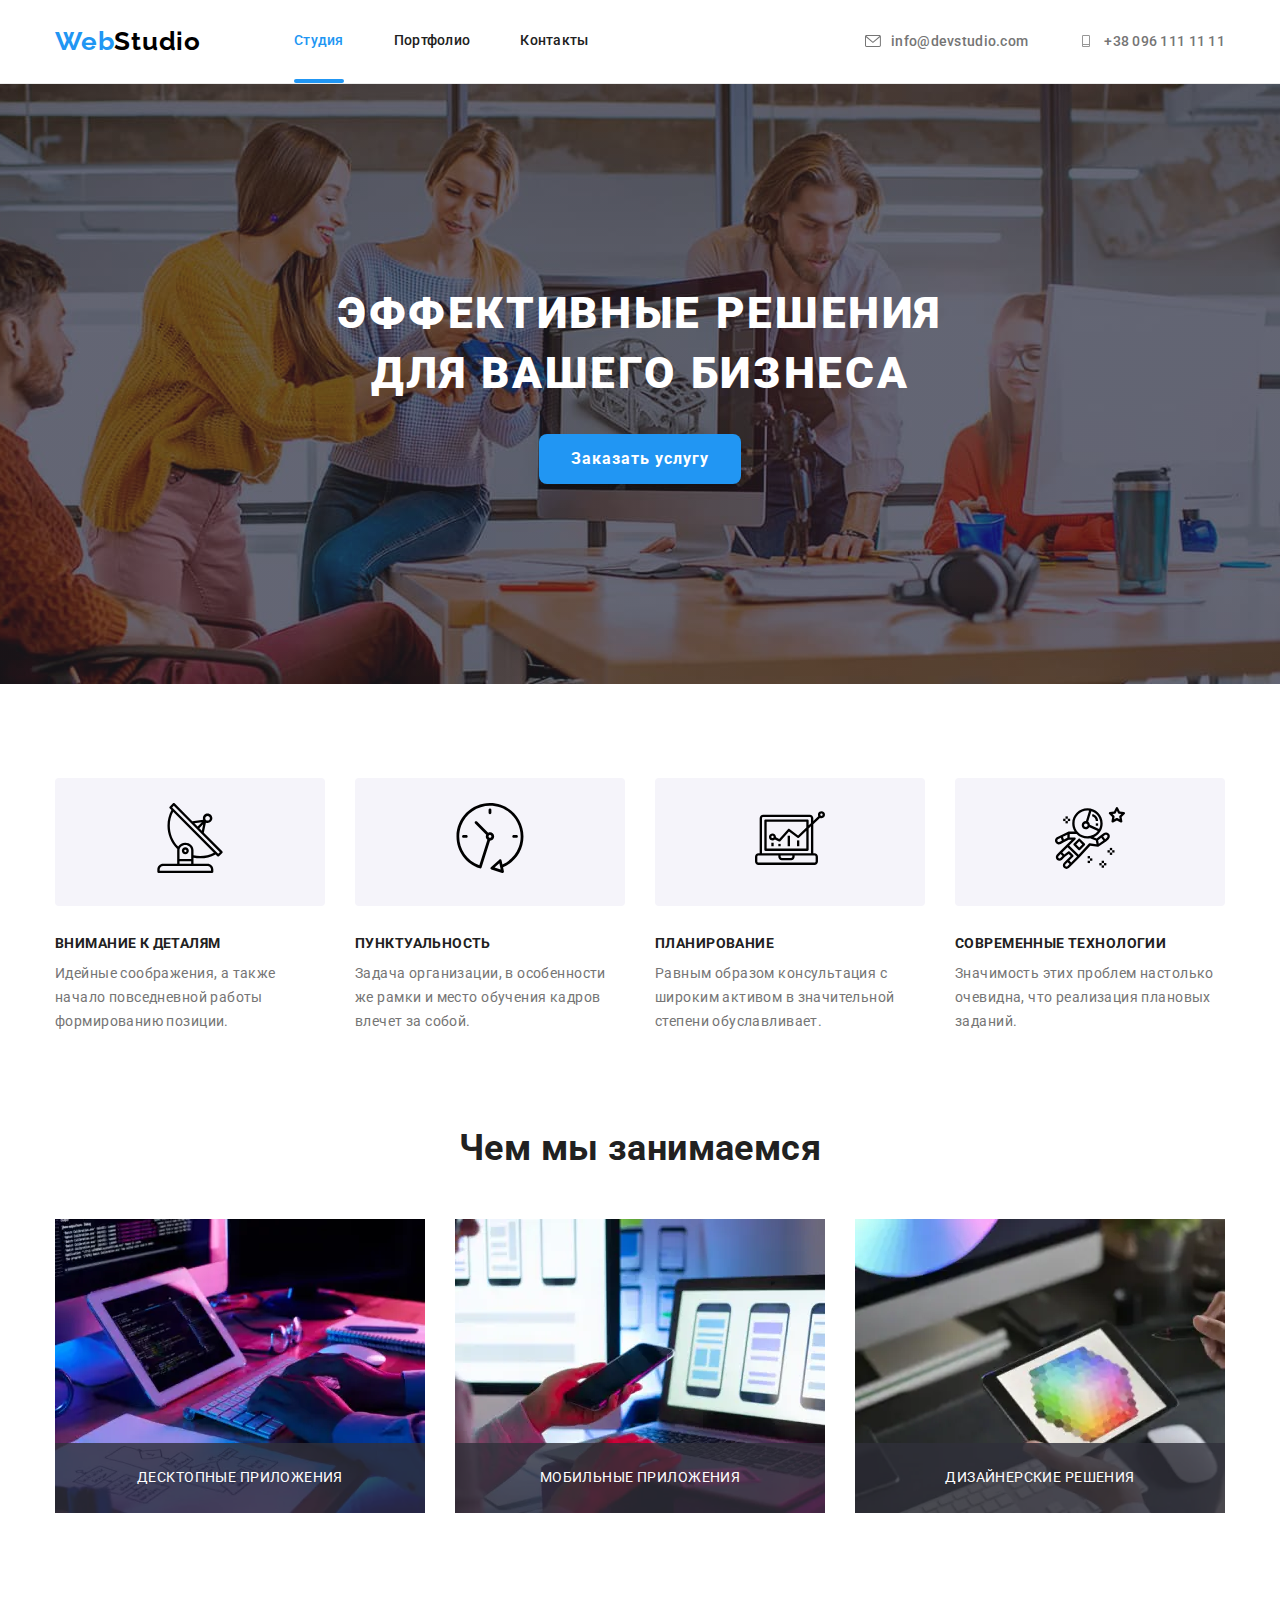
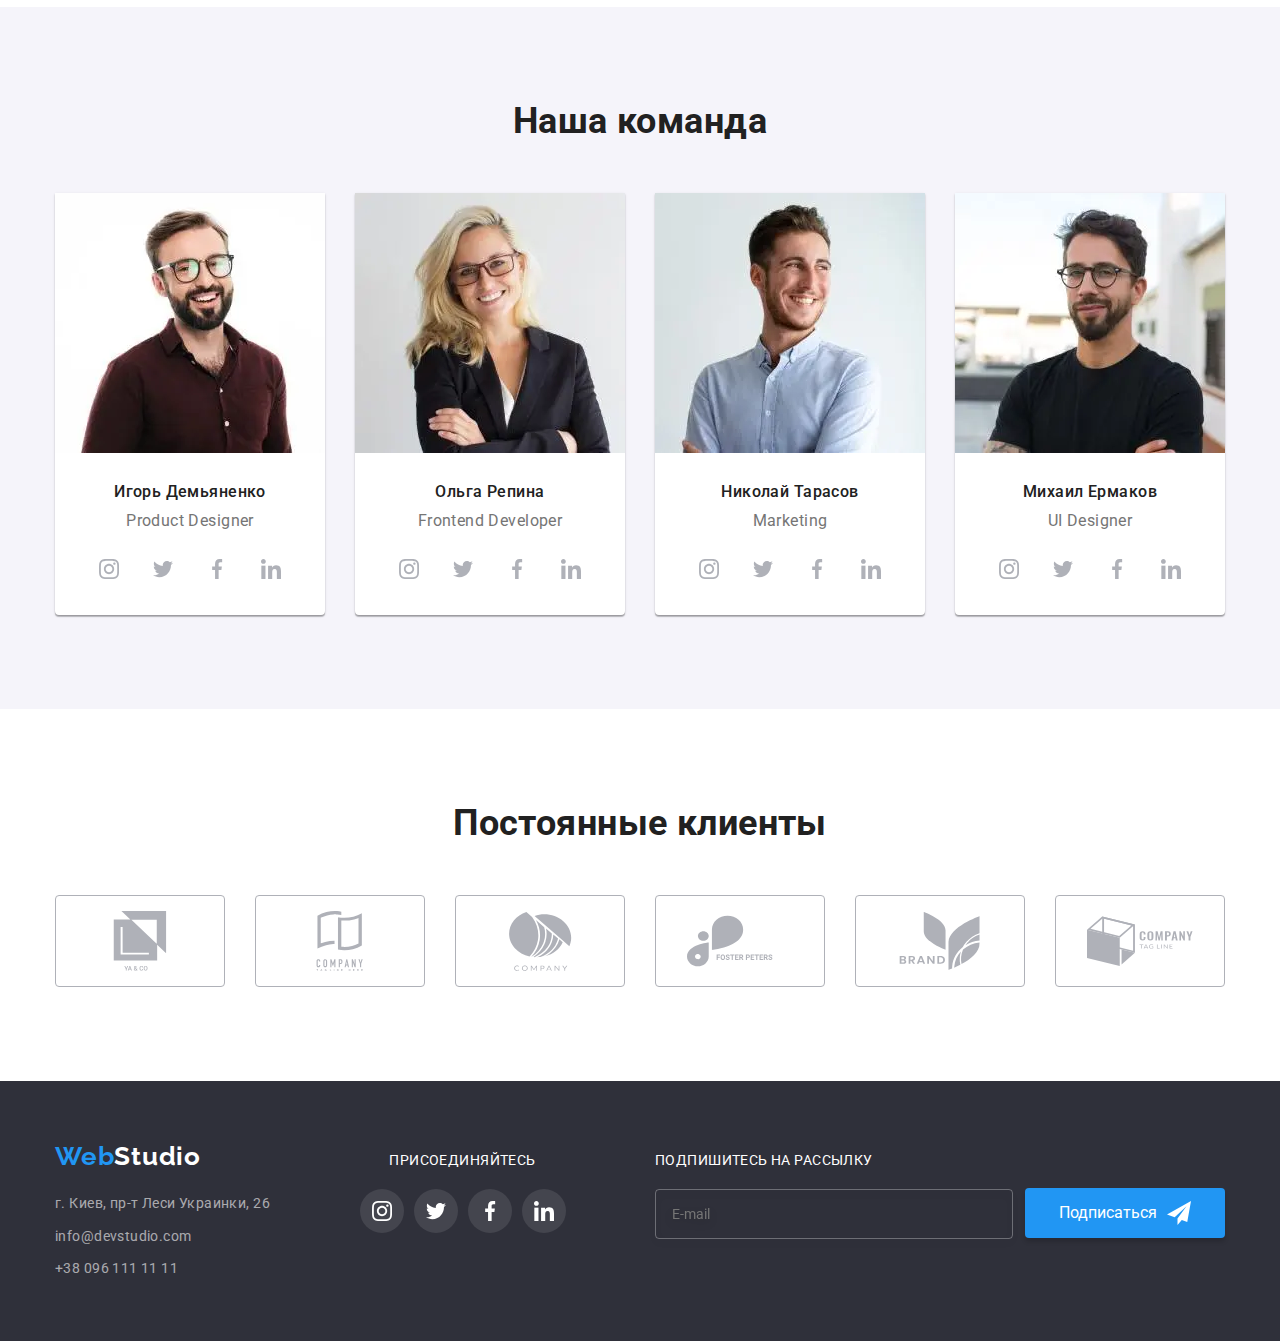
<file: index.html>
<!DOCTYPE html>
<html lang="ru">
  <head>
    <meta charset="UTF-8" />
    <meta name="viewport" content="width=device-width, initial-scale=1.0" />
    <title>WebStudio</title>
    <!-- Підключення шрифтів з google -->
    <link rel="preconnect" href="https://fonts.gstatic.com" />
    <link
      href="https://fonts.googleapis.com/css2?family=Raleway:wght@700&family=Roboto:wght@400;500;700;900&display=swap"
      rel="stylesheet"
    />
    <!-- Підключаємо свої стилі -->
    <link rel="stylesheet" type="text/css" href="./css/main.min.css" />
  </head>
  <body>
    <!------ HEADER ----------------------------------------------------------------------------->
    <header class="header">
      <div class="container header__container">
        <!---------- ЛОГОТИП ------------------------------------------------------------------------>
        <a class="logo" href="./index.html" lang="en">Web<span class="logo__darck">Studio</span></a>
        <!---------- НАВІГАЦІЯ ---------------------------------------------------------------------->
        <button
          class="menu-button"
          type="button"
          aria-expanded="false"
          aria-controls="menu-container"
          data-menu-button
        >
          <svg width="24" height="18" aria-label="кнопка мобільного меню">
            <use
              class="icon-menu"
              href="./images/svg/header-button/header-button-sprite.svg#menu-header_button"
            ></use>
            <use
              class="icon-close"
              href="./images/svg/header-button/header-button-sprite.svg#close-header_button"
            ></use>
          </svg>
        </button>
        <div class="menu-container" id="menu-container" data-menu>
          <nav class="main-nav">
            <ul class="site-nav">
              <li class="site-nav__item">
                <a class="site-nav__link site-nav__link--active" href="./index.html">Студия</a>
              </li>
              <li class="site-nav__item">
                <a class="site-nav__link" href="./portfolio.html">Портфолио</a>
              </li>
              <li class="site-nav__item">
                <a class="site-nav__link" href="#__footer__">Контакты</a>
              </li>
            </ul>
          </nav>
          <!---------- КОНТАКТИ ------------------------------------------------------------------------>
          <ul class="contacts">
            <li class="contacts__item">
              <a class="contacts__link" href="mailto:info@devstudio.com">
                <svg class="contacts__svg" width="16" height="12">
                  <use href="./images/svg/contacts/contacts-sprite.svg#email"></use>
                </svg>
                info@devstudio.com
              </a>
            </li>
            <li class="contacts__item">
              <a class="contacts__link" href="tel:+380961111111">
                <svg class="contacts__svg" width="16" height="12">
                  <use href="./images/svg/contacts/contacts-sprite.svg#smartphone"></use>
                </svg>
                +38 096 111 11 11
              </a>
            </li>
          </ul>
          <ul class="social-menu">
            <li class="social-menu__item">
              <a class="social-menu__link" href="#">Instagram</a>
            </li>
            <li class="social-menu__item">
              <a class="social-menu__link" href="#">Twitter</a>
            </li>
            <li class="social-menu__item">
              <a class="social-menu__link" href="#">Facebook</a>
            </li>
            <li class="social-menu__item">
              <a class="social-menu__link" href="#">Linkedin</a>
            </li>
          </ul>
        </div>
      </div>
    </header>
    <!-------- HEADER ------------------------------------------------------------------------------------->
    <!-------- MAIN ------------------------------------------------------------------------------------->
    <main>
      <!-------- HERO ------------------------------------------------------------------------------------->
      <section class="hero">
        <h1 class="hero__title">Эффективные решения <br />для вашего бизнеса</h1>
        <button class="hero__button" type="button" data-modal-open>Заказать услугу</button>
      </section>
      <!------ Особливості --------------------------------------------------------------------------------->
      <section class="section">
        <div class="container">
          <h2 class="visually-hidden">Внимание к деталям</h2>
          <ul class="features">
            <li class="features__item">
              <div class="features__svg">
                <svg width="70" height="70">
                  <use href="./images/svg/features/features-sprite.svg#antenna"></use>
                </svg>
              </div>
              <h3 class="features__title">Внимание к деталям</h3>
              <p class="features__text">
                Идейные соображения, а также начало повседневной работы формированию позиции.
              </p>
            </li>
            <li class="features__item">
              <div class="features__svg">
                <svg width="70" height="70">
                  <use href="./images/svg/features/features-sprite.svg#clock"></use>
                </svg>
              </div>
              <h3 class="features__title">Пунктуальность</h3>
              <p class="features__text">
                Задача организации, в особенности же рамки и место обучения кадров влечет за собой.
              </p>
            </li>
            <li class="features__item">
              <div class="features__svg">
                <svg width="70" height="70">
                  <use href="./images/svg/features/features-sprite.svg#diagram"></use>
                </svg>
              </div>
              <h3 class="features__title">Планирование</h3>
              <p class="features__text">
                Равным образом консультация с широким активом в значительной степени обуславливает.
              </p>
            </li>
            <li class="features__item">
              <div class="features__svg">
                <svg width="70" height="70">
                  <use href="./images/svg/features/features-sprite.svg#astronaut"></use>
                </svg>
              </div>
              <h3 class="features__title">Современные технологии</h3>
              <p class="features__text">
                Значимость этих проблем настолько очевидна, что реализация плановых заданий.
              </p>
            </li>
          </ul>
        </div>
      </section>
      <!------ Чим ми займаємося -------------------------------------------------------------------------->
      <section class="works__no-mobile no-padding-top section">
        <div class="container">
          <h2 class="section__title">Чем мы занимаемся</h2>
          <ul class="works">
            <li class="works__item">
              <div class="works__label">
                <p class="works__text">ДЕСКТОПНЫЕ ПРИЛОЖЕНИЯ</p>
              </div>
              <picture>
                <source
                  srcset="
                    ./images/desktop/works/job1.webp    1x,
                    ./images/desktop/works/job1@2x.webp 2x
                  "
                  type="image/webp"
                  media="(min-width: 1200px)"
                />
                <source
                  srcset="./images/desktop/works/job1.png 1x, ./images/desktop/works/job1@2x.png 2x"
                  media="(min-width: 1200px)"
                />
                <img src="#" alt="Внимание к деталям" />
              </picture>
            </li>
            <li class="works__item">
              <div class="works__label">
                <p class="works__text">МОБИЛЬНЫЕ ПРИЛОЖЕНИЯ</p>
              </div>
              <picture>
                <source
                  srcset="
                    ./images/desktop/works/job2.webp    1x,
                    ./images/desktop/works/job2@2x.webp 2x
                  "
                  type="image/webp"
                  media="(min-width: 1200px)"
                />
                <source
                  srcset="./images/desktop/works/job2.png 1x, ./images/desktop/works/job2@2x.png 2x"
                  media="(min-width: 1200px)"
                />
                <img src="#" alt="Использование комплектующих" />
              </picture>
            </li>
            <li class="works__item">
              <div class="works__label">
                <p class="works__text">ДИЗАЙНЕРСКИЕ РЕШЕНИЯ</p>
              </div>
              <picture>
                <source
                  srcset="
                    ./images/desktop/works/job3.webp    1x,
                    ./images/desktop/works/job3@2x.webp 2x
                  "
                  type="image/webp"
                  media="(min-width: 1200px)"
                />
                <source
                  srcset="./images/desktop/works/job3.png 1x, ./images/desktop/works/job3@2x.png 2x"
                  media="(min-width: 1200px)"
                />
                <img src="#" alt="Современные технологии" />
              </picture>
            </li>
          </ul>
        </div>
      </section>
      <!------- Наша команда --------------------------------------------------------------------------------->
      <section class="section section__background">
        <div class="container">
          <h2 class="section__title">Наша команда</h2>
          <ul class="team">
            <li class="team__item">
              <picture>
                <source
                  srcset="
                    ./images/mobile/team/demyanenko.webp    1x,
                    ./images/mobile/team/demyanenko@2x.webp 2x
                  "
                  type="image/webp"
                  media="(max-width: 767px)"
                />
                <source
                  srcset="
                    ./images/mobile/team/demyanenko.jpg    1x,
                    ./images/mobile/team/demyanenko@2x.jpg 2x
                  "
                  media="(max-width: 767px)"
                />

                <!-- Max = 1199px. Tablet -->
                <source
                  srcset="
                    ./images/tablet/team/demyanenko.webp    1x,
                    ./images/tablet/team/demyanenko@2x.webp 2x
                  "
                  type="image/webp"
                  media="(max-width: 1199px)"
                />
                <source
                  srcset="
                    ./images/tablet/team/demyanenko.jpg    1x,
                    ./images/tablet/team/demyanenko@2x.jpg 2x
                  "
                  media="(max-width: 1199px)"
                />

                <!-- Min = 1200px.  Desktop -->
                <source
                  srcset="
                    ./images/desktop/team/demyanenko.webp    1x,
                    ./images/desktop/team/demyanenko@2x.webp 2x
                  "
                  type="image/webp"
                  media="(min-width: 1200px)"
                />
                <source
                  srcset="
                    ./images/desktop/team/demyanenko.jpg    1x,
                    ./images/desktop/team/demyanenko@2x.jpg 2x
                  "
                  media="(min-width: 1200px)"
                />
                <img class="team__foto" src="#" alt="дизайнер продукции Игорь Демьяненко" />
              </picture>
              <div class="team__wrap">
                <h3 class="team__title">Игорь Демьяненко</h3>
                <p class="team__text" lang="en">Product Designer</p>
                <ul class="social__list">
                  <li class="social__item">
                    <a class="social__link" href="" target="_blank" rel="noreferrer noopener">
                      <svg class="social__svg" width="20" height="20">
                        <use href="./images/svg/social/social-sprite.svg#instagram"></use>
                      </svg>
                    </a>
                  </li>
                  <li class="social__item">
                    <a class="social__link" href="" target="_blank" rel="noreferrer noopener">
                      <svg class="social__svg" width="20" height="20">
                        <use href="./images/svg/social/social-sprite.svg#twitter"></use>
                      </svg>
                    </a>
                  </li>
                  <li class="social__item">
                    <a class="social__link" href="" target="_blank" rel="noreferrer noopener">
                      <svg class="social__svg" width="20" height="20">
                        <use href="./images/svg/social/social-sprite.svg#facebook"></use>
                      </svg>
                    </a>
                  </li>
                  <li class="social__item">
                    <a class="social__link" href="" target="_blank" rel="noreferrer noopener">
                      <svg class="social__svg" width="20" height="20">
                        <use href="./images/svg/social/social-sprite.svg#linkedin"></use>
                      </svg>
                    </a>
                  </li>
                </ul>
              </div>
            </li>
            <li class="team__item">
              <picture>
                <source
                  srcset="
                    ./images/mobile/team/repina.webp    1x,
                    ./images/mobile/team/repina@2x.webp 2x
                  "
                  type="image/webp"
                  media="(max-width: 767px)"
                />
                <source
                  srcset="./images/mobile/team/repina.jpg 1x, ./images/mobile/team/repina@2x.jpg 2x"
                  media="(max-width: 767px)"
                />

                <!-- Max = 1199px. Tablet -->
                <source
                  srcset="
                    ./images/tablet/team/repina.webp    1x,
                    ./images/tablet/team/repina@2x.webp 2x
                  "
                  type="image/webp"
                  media="(max-width: 1199px)"
                />
                <source
                  srcset="./images/tablet/team/repina.jpg 1x, ./images/tablet/team/repina@2x.jpg 2x"
                  media="(max-width: 1199px)"
                />

                <!-- Min = 1200px.  Desktop -->
                <source
                  srcset="
                    ./images/desktop/team/repina.webp    1x,
                    ./images/desktop/team/repina@2x.webp 2x
                  "
                  type="image/webp"
                  media="(min-width: 1200px)"
                />
                <source
                  srcset="
                    ./images/desktop/team/repina.jpg    1x,
                    ./images/desktop/team/repina@2x.jpg 2x
                  "
                  media="(min-width: 1200px)"
                />
                <img class="team__foto" src="#" alt="Фронтенд-разработчик Ольга Репина" />
              </picture>
              <div class="team__wrap">
                <h3 class="team__title">Ольга Репина</h3>
                <p class="team__text" lang="en">Frontend Developer</p>
                <ul class="social__list">
                  <li class="social__item">
                    <a class="social__link" href="" target="_blank" rel="noreferrer noopener">
                      <svg class="social__svg" width="20" height="20">
                        <use href="./images/svg/social/social-sprite.svg#instagram"></use>
                      </svg>
                    </a>
                  </li>
                  <li class="social__item">
                    <a class="social__link" href="" target="_blank" rel="noreferrer noopener">
                      <svg class="social__svg" width="20" height="20">
                        <use href="./images/svg/social/social-sprite.svg#twitter"></use>
                      </svg>
                    </a>
                  </li>
                  <li class="social__item">
                    <a class="social__link" href="" target="_blank" rel="noreferrer noopener">
                      <svg class="social__svg" width="20" height="20">
                        <use href="./images/svg/social/social-sprite.svg#facebook"></use>
                      </svg>
                    </a>
                  </li>
                  <li class="social__item">
                    <a class="social__link" href="" target="_blank" rel="noreferrer noopener">
                      <svg class="social__svg" width="20" height="20">
                        <use href="./images/svg/social/social-sprite.svg#linkedin"></use>
                      </svg>
                    </a>
                  </li>
                </ul>
              </div>
            </li>
            <li class="team__item">
              <picture>
                <source
                  srcset="
                    ./images/mobile/team/tarasov.webp    1x,
                    ./images/mobile/team/tarasov@2x.webp 2x
                  "
                  type="image/webp"
                  media="(max-width: 767px)"
                />
                <source
                  srcset="
                    ./images/mobile/team/tarasov.jpg    1x,
                    ./images/mobile/team/tarasov@2x.jpg 2x
                  "
                  media="(max-width: 767px)"
                />

                <!-- Max = 1199px. Tablet -->
                <source
                  srcset="
                    ./images/tablet/team/tarasov.webp    1x,
                    ./images/tablet/team/tarasov@2x.webp 2x
                  "
                  type="image/webp"
                  media="(max-width: 1199px)"
                />
                <source
                  srcset="
                    ./images/tablet/team/tarasov.jpg    1x,
                    ./images/tablet/team/tarasov@2x.jpg 2x
                  "
                  media="(max-width: 1199px)"
                />

                <!-- Min = 1200px.  Desktop -->
                <source
                  srcset="
                    ./images/desktop/team/tarasov.webp    1x,
                    ./images/desktop/team/tarasov@2x.webp 2x
                  "
                  type="image/webp"
                  media="(min-width: 1200px)"
                />
                <source
                  srcset="
                    ./images/desktop/team/tarasov.jpg    1x,
                    ./images/desktop/team/tarasov@2x.jpg 2x
                  "
                  media="(min-width: 1200px)"
                />
                <img class="team__foto" src="#" alt="Николай Тарасов маркетинг" />
              </picture>
              <div class="team__wrap">
                <h3 class="team__title">Николай Тарасов</h3>
                <p class="team__text" lang="en">Marketing</p>
                <ul class="social__list">
                  <li class="social__item">
                    <a class="social__link" href="" target="_blank" rel="noreferrer noopener">
                      <svg class="social__svg" width="20" height="20">
                        <use href="./images/svg/social/social-sprite.svg#instagram"></use>
                      </svg>
                    </a>
                  </li>
                  <li class="social__item">
                    <a class="social__link" href="" target="_blank" rel="noreferrer noopener">
                      <svg class="social__svg" width="20" height="20">
                        <use href="./images/svg/social/social-sprite.svg#twitter"></use>
                      </svg>
                    </a>
                  </li>
                  <li class="social__item">
                    <a class="social__link" href="" target="_blank" rel="noreferrer noopener">
                      <svg class="social__svg" width="20" height="20">
                        <use href="./images/svg/social/social-sprite.svg#facebook"></use>
                      </svg>
                    </a>
                  </li>
                  <li class="social__item">
                    <a class="social__link" href="" target="_blank" rel="noreferrer noopener">
                      <svg class="social__svg" width="20" height="20">
                        <use href="./images/svg/social/social-sprite.svg#linkedin"></use>
                      </svg>
                    </a>
                  </li>
                </ul>
              </div>
            </li>
            <li class="team__item">
              <picture>
                <source
                  srcset="
                    ./images/mobile/team/ermakov.webp    1x,
                    ./images/mobile/team/ermakov@2x.webp 2x
                  "
                  type="image/webp"
                  media="(max-width: 767px)"
                />
                <source
                  srcset="
                    ./images/mobile/team/ermakov.jpg    1x,
                    ./images/mobile/team/ermakov@2x.jpg 2x
                  "
                  media="(max-width: 767px)"
                />

                <!-- Max = 1199px. Tablet -->
                <source
                  srcset="
                    ./images/tablet/team/ermakov.webp    1x,
                    ./images/tablet/team/ermakov@2x.webp 2x
                  "
                  type="image/webp"
                  media="(max-width: 1199px)"
                />
                <source
                  srcset="
                    ./images/tablet/team/ermakov.jpg    1x,
                    ./images/tablet/team/ermakov@2x.jpg 2x
                  "
                  media="(max-width: 1199px)"
                />

                <!-- Min = 1200px.  Desktop -->
                <source
                  srcset="
                    ./images/desktop/team/ermakov.webp    1x,
                    ./images/desktop/team/ermakov@2x.webp 2x
                  "
                  type="image/webp"
                  media="(min-width: 1200px)"
                />
                <source
                  srcset="
                    ./images/desktop/team/ermakov.jpg    1x,
                    ./images/desktop/team/ermakov@2x.jpg 2x
                  "
                  media="(min-width: 1200px)"
                />
                <img
                  class="team__foto"
                  src="#"
                  alt="Дизайнер пользовательского интерфейса Михаил Ермаков"
                />
              </picture>
              <div class="team__wrap">
                <h3 class="team__title">Михаил Ермаков</h3>
                <p class="team__text" lang="en">UI Designer</p>
                <ul class="social__list">
                  <li class="social__item">
                    <a class="social__link" href="" target="_blank" rel="noreferrer noopener">
                      <svg class="social__svg" width="20" height="20">
                        <use href="./images/svg/social/social-sprite.svg#instagram"></use>
                      </svg>
                    </a>
                  </li>
                  <li class="social__item">
                    <a class="social__link" href="" target="_blank" rel="noreferrer noopener">
                      <svg class="social__svg" width="20" height="20">
                        <use href="./images/svg/social/social-sprite.svg#twitter"></use>
                      </svg>
                    </a>
                  </li>
                  <li class="social__item">
                    <a class="social__link" href="" target="_blank" rel="noreferrer noopener">
                      <svg class="social__svg" width="20" height="20">
                        <use href="./images/svg/social/social-sprite.svg#facebook"></use>
                      </svg>
                    </a>
                  </li>
                  <li class="social__item">
                    <a class="social__link" href="" target="_blank" rel="noreferrer noopener">
                      <svg class="social__svg" width="20" height="20">
                        <use href="./images/svg/social/social-sprite.svg#linkedin"></use>
                      </svg>
                    </a>
                  </li>
                </ul>
              </div>
            </li>
          </ul>
        </div>
      </section>
      <!-- Постоянные клиенты ----------------------------------------------------------------------------->
      <section class="section">
        <div class="container">
          <h2 class="section__title">Постоянные клиенты</h2>
          <ul class="clients">
            <li class="clients__item">
              <a class="clients__link" href="" target="_blank" rel="noreferrer noopener"
                ><svg width="106" height="60">
                  <use href="./images/svg/clients/clients-sprite.svg#ya-and-co"></use>
                </svg>
              </a>
            </li>
            <li class="clients__item">
              <a class="clients__link" href="" target="_blank" rel="noreferrer noopener"
                ><svg width="106" height="60">
                  <use href="./images/svg/clients/clients-sprite.svg#tagline-here"></use>
                </svg>
              </a>
            </li>
            <li class="clients__item">
              <a class="clients__link" href="" target="_blank" rel="noreferrer noopener"
                ><svg width="106" height="60">
                  <use href="./images/svg/clients/clients-sprite.svg#company"></use>
                </svg>
              </a>
            </li>
            <li class="clients__item">
              <a class="clients__link" href="" target="_blank" rel="noreferrer noopener"
                ><svg width="106" height="60">
                  <use href="./images/svg/clients/clients-sprite.svg#foster-peters"></use>
                </svg>
              </a>
            </li>
            <li class="clients__item">
              <a class="clients__link" href="" target="_blank" rel="noreferrer noopener"
                ><svg width="106" height="60">
                  <use href="./images/svg/clients/clients-sprite.svg#brand"></use>
                </svg>
              </a>
            </li>
            <li class="clients__item">
              <a class="clients__link" href="" target="_blank" rel="noreferrer noopener"
                ><svg width="106" height="60">
                  <use href="./images/svg/clients/clients-sprite.svg#tag-line"></use>
                </svg>
              </a>
            </li>
          </ul>
        </div>
      </section>
    </main>
    <!--MAIN ---------------------------------------------------------------------------------------->
    <!--Підвал ---------------------------------------------------------------------------------------->
    <footer class="footer" id="__footer__">
      <div class="footer__container container">
        <div class="footer-left_box">
          <a class="footer-logo" href="/">Web<span class="footer-logo__white">Studio</span></a>
          <address class="footer__anddres">
            <ul class="footer__list">
              <li class="footer__item">
                <a
                  class="footer__text"
                  href="https://goo.gl/maps/a66LDwwVaXXeTYJA7"
                  target="_blank"
                  rel="noreferrer noopener"
                  >г. Киев, пр-т Леси Украинки, 26</a
                >
              </li>
              <li class="footer__item">
                <a class="footer__text" href="mailto:info@devstudio.com">info@devstudio.com</a>
              </li>
              <li class="footer__item">
                <a class="footer__text" href="tel:+380961111111">+38 096 111 11 11</a>
              </li>
            </ul>
          </address>
        </div>
        <!-- Приєднуйтеся -------------------------------------------------------------------------------->
        <div class="footer-center_box">
          <p class="center-box__text">присоединяйтесь</p>
          <ul class="join-social__list">
            <li class="join-social__item">
              <a class="join-social__link" href="" target="_blank" rel="noreferrer noopener">
                <svg class="join-social__svg" width="20" height="20">
                  <use href="./images/svg/social/social-sprite.svg#instagram"></use>
                </svg>
              </a>
            </li>
            <li class="join-social__item">
              <a class="join-social__link" href="" target="_blank" rel="noreferrer noopener">
                <svg class="join-social__svg" width="20" height="20">
                  <use href="./images/svg/social/social-sprite.svg#twitter"></use>
                </svg>
              </a>
            </li>
            <li class="join-social__item">
              <a class="join-social__link" href="" target="_blank" rel="noreferrer noopener">
                <svg class="join-social__svg" width="20" height="20">
                  <use href="./images/svg/social/social-sprite.svg#facebook"></use>
                </svg>
              </a>
            </li>
            <li class="join-social__item">
              <a class="join-social__link" href="" target="_blank" rel="noreferrer noopener">
                <svg class="join-social__svg" width="20" height="20">
                  <use href="./images/svg/social/social-sprite.svg#linkedin"></use>
                </svg>
              </a>
            </li>
          </ul>
        </div>
        <!-- Подпишитесь на росилку -->
        <div class="footer-right_box">
          <form class="form-subscribe js-speaker-form" autocomplete="off">
            <div class="form-subscribe__field form-subscribe__fields">
              <label class="form-subscribe__label center-box__text" for="mail"
                >Подпишитесь на рассылку</label
              >
              <input
                class="form-subscribe__input"
                tupe="email"
                name="mail"
                id="mail"
                autocomplete="email"
                placeholder="E-mail"
              />
            </div>
            <button class="form-subscribe__button" type="submit">
              Подписаться
              <svg class="form-subscribe__svg" width="24" height="24">
                <use href="./images/svg/footer/footer-button-sprite.svg#icon-send"></use>
              </svg>
            </button>
          </form>
        </div>
      </div>
    </footer>
    <!--Modal ---------------------------------------------------------------------------------------->
    <div class="backdrop is-hidden" data-modal>
      <div class="modal">
        <button class="modal__botton" type="button" data-modal-close>
          <svg width="18" height="18">
            <use href="./images/svg/modal/modal-sprite.svg#close-modal"></use>
          </svg>
        </button>
        <form class="form js-speaker-form" autocomplete="off">
          <h2 class="form__title">Оставьте свои данные, мы вам перезвоним</h2>
          <div class="form__field">
            <label class="form__label" for="name">Имя</label>
            <input
              class="form__input"
              tupe="text"
              name="name"
              id="name"
              title="Андрей"
              autocomplete="name"
              placeholder=" "
            />
            <svg class="form__svg" width="18" height="18">
              <use href="./images/svg/modal/modal-sprite.svg#person-name"></use>
            </svg>
          </div>
          <div class="form__field">
            <label class="form__label" for="tel">Телефон</label>
            <input
              class="form__input"
              tupe="tel"
              pattern="[0-9]{3}-[0-9]{3}-[0-9]{2}-[0-9]{2}"
              title="099-999-99-99"
              name="tel"
              id="tel"
              autocomplete="tel"
              placeholder=" "
            />
            <svg class="form__svg" width="18" height="18">
              <use href="./images/svg/modal/modal-sprite.svg#person-tel"></use>
            </svg>
          </div>
          <div class="form__field">
            <label class="form__label" for="mail-modal">Почта</label>
            <input
              class="form__input"
              tupe="mail"
              name="mail-modal"
              id="mail-modal"
              title="my@mail.com"
              autocomplete="email"
              placeholder=" "
            />
            <svg class="form__svg" width="18" height="18">
              <use href="./images/svg/modal/modal-sprite.svg#person-mail"></use>
            </svg>
          </div>
          <div role="group" class="form__field">
            <label class="form__label" for="comment">Комментарий</label>
            <textarea
              class="form__comment"
              name="comment"
              id="comment"
              rows="8"
              placeholder="Введите текст"
            ></textarea>
          </div>
          <div class="form-checkbox" role="group">
            <label class="form-checkbox__label" for="policy">
              <input class="form-checkbox__policy" type="checkbox" name="policy" id="policy" />
              <span class="form-checkbox__icon"></span>
              Соглашаюсь с рассылкой и принимаю
              <a class="form-checkbox__link" href="./index.html">Условия договора</a></label
            >
          </div>
          <button class="form__button" type="submit">Отправить</button>
        </form>
      </div>
    </div>
    <script src="./js/modal.js"></script>
    <script src="./js/menu-mobile.js"></script>
  </body>
</html>
</file>
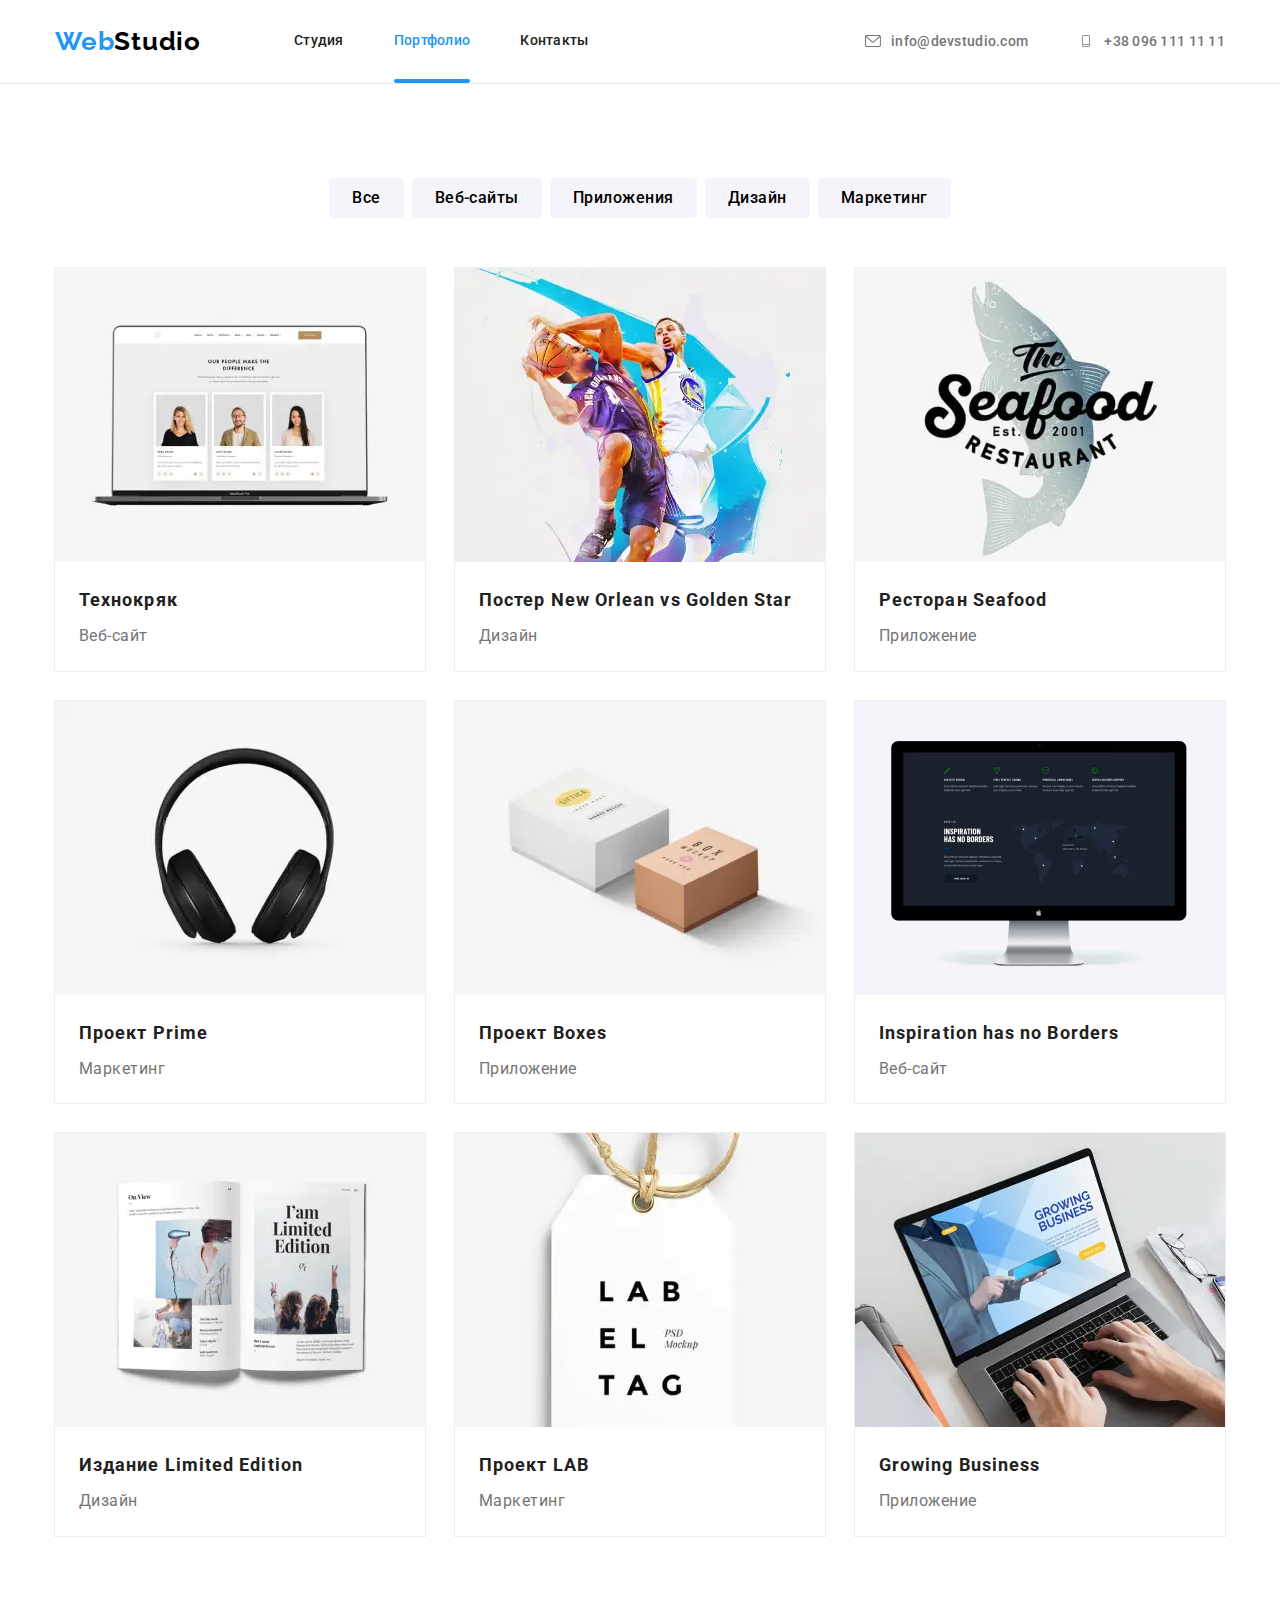
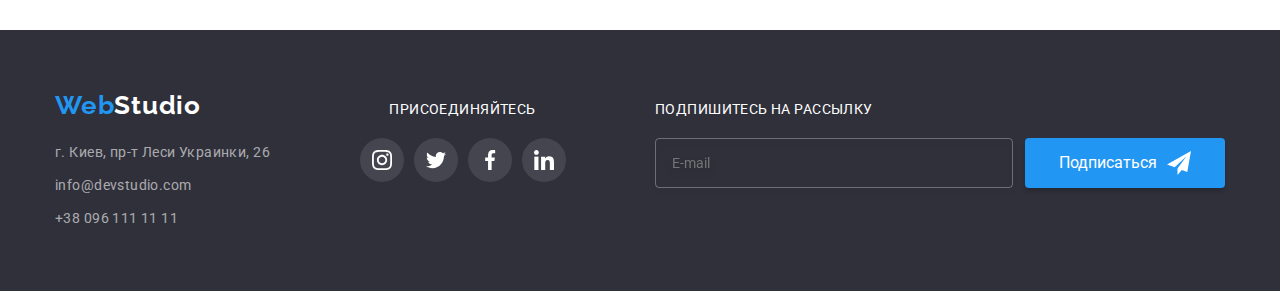
<file: portfolio.html>
<!DOCTYPE html>
<html lang="ru">
  <head>
    <meta charset="UTF-8" />
    <meta name="viewport" content="width=device-width, initial-scale=1.0" />
    <title>Portfolio</title>
    <!-- Підключення шрифтів з google -->
    <link rel="preconnect" href="https://fonts.gstatic.com" />
    <link
      href="https://fonts.googleapis.com/css2?family=Raleway:wght@700&family=Roboto:wght@400;500;700;900&display=swap"
      rel="stylesheet"
    />
    <!-- Підключаємо свої стилі -->
    <link rel="stylesheet" type="text/css" href="./css/main.min.css" />
  </head>
  <body>
    <!------ HEADER ----------------------------------------------------------------------------->
    <!------ HEADER ----------------------------------------------------------------------------->
    <header class="header">
      <div class="container header__container">
        <!---------- ЛОГОТИП ------------------------------------------------------------------------>
        <a class="logo" href="./index.html" lang="en">Web<span class="logo__darck">Studio</span></a>
        <!---------- НАВІГАЦІЯ ---------------------------------------------------------------------->
        <button
          class="menu-button"
          type="button"
          aria-expanded="false"
          aria-controls="menu-container"
          data-menu-button
        >
          <svg width="24" height="18" aria-label="кнопка мобільного меню">
            <use
              class="icon-menu"
              href="./images/svg/header-button/header-button-sprite.svg#menu-header_button"
            ></use>
            <use
              class="icon-close"
              href="./images/svg/header-button/header-button-sprite.svg#close-header_button"
            ></use>
          </svg>
        </button>
        <div class="menu-container" id="menu-container" data-menu>
          <nav class="main-nav">
            <ul class="site-nav">
              <li class="site-nav__item">
                <a class="site-nav__link" href="./index.html">Студия</a>
              </li>
              <li class="site-nav__item">
                <a class="site-nav__link site-nav__link--active" href="./portfolio.html"
                  >Портфолио</a
                >
              </li>
              <li class="site-nav__item">
                <a class="site-nav__link" href="#__footer__">Контакты</a>
              </li>
            </ul>
          </nav>
          <!---------- КОНТАКТИ ------------------------------------------------------------------------>
          <ul class="contacts">
            <li class="contacts__item">
              <a class="contacts__link" href="mailto:info@devstudio.com">
                <svg class="contacts__svg" width="16" height="12">
                  <use href="./images/svg/contacts/contacts-sprite.svg#email"></use>
                </svg>
                info@devstudio.com
              </a>
            </li>
            <li class="contacts__item">
              <a class="contacts__link" href="tel:+380961111111">
                <svg class="contacts__svg" width="16" height="12">
                  <use href="./images/svg/contacts/contacts-sprite.svg#smartphone"></use>
                </svg>
                +38 096 111 11 11
              </a>
            </li>
          </ul>
          <ul class="social-menu">
            <li class="social-menu__item">
              <a class="social-menu__link" href="#">Instagram</a>
            </li>
            <div class="social-menu__border"></div>
            <li class="social-menu__item">
              <a class="social-menu__link" href="#">Twitter</a>
            </li>
            <div class="social-menu__border"></div>
            <li class="social-menu__item">
              <a class="social-menu__link" href="#">Facebook</a>
            </li>
            <div class="social-menu__border"></div>
            <li class="social-menu__item">
              <a class="social-menu__link" href="#">Linkedin</a>
            </li>
          </ul>
        </div>
      </div>
    </header>
    <!-------- HEADER ------------------------------------------------------------------------------------->
    <main>
      <section class="section">
        <div class="container">
          <h1 class="visually-hidden">Портфолио</h1>
          <ul class="filters">
            <li class="filters__item">
              <button type="button" class="filters__button" data-value="AllBtn">Все</button>
            </li>
            <li class="filters__item">
              <button type="button" class="filters__button" data-value="WebBtn">Веб-сайты</button>
            </li>
            <li class="filters__item">
              <button type="button" class="filters__button" data-value="AppBtn">Приложения</button>
            </li>
            <li class="filters__item">
              <button type="button" class="filters__button" data-value="DesignBtn">Дизайн</button>
            </li>
            <li class="filters__item">
              <button type="button" class="filters__button" data-value="MarketingBtn">
                Маркетинг
              </button>
            </li>
          </ul>
          <ul class="portfolio">
            <li class="portfolio__item" data-value="Website">
              <a class="portfolio__link" href="" target="_blank" rel="noreferrer noopener">
                <div class="portfolio__photo">
                  <picture>
                    <source
                      srcset="
                        ./images/mobile/portfolio/web-site.webp    1x,
                        ./images/mobile/portfolio/web-site@2x.webp 2x
                      "
                      type="image/webp"
                      media="(max-width: 767px)"
                    />
                    <source
                      srcset="
                        ./images/mobile/portfolio/web-site.png    1x,
                        ./images/mobile/portfolio/web-site@2x.png 2x
                      "
                      media="(max-width: 767px)"
                    />
                    <source
                      srcset="
                        ./images/tablet/portfolio/web-site.webp    1x,
                        ./images/tablet/portfolio/web-site@2x.webp 2x
                      "
                      type="image/webp"
                      media="(max-width: 1199px)"
                    />
                    <source
                      srcset="
                        ./images/tablet/portfolio/web-site.png    1x,
                        ./images/tablet/portfolio/web-site@2x.png 2x
                      "
                      media="(max-width: 1199px)"
                    />
                    <source
                      srcset="
                        ./images/desktop/portfolio/web-site.webp    1x,
                        ./images/desktop/portfolio/web-site@2x.webp 2x
                      "
                      type="image/webp"
                      media="(min-width: 1200px)"
                    />
                    <source
                      srcset="
                        ./images/desktop/portfolio/web-site.png    1x,
                        ./images/desktop/portfolio/web-site@2x.png 2x
                      "
                      media="(min-width: 1200px)"
                    />
                    <img src="#" alt="Технокряк" />
                  </picture>
                  <div class="thumb">
                    <p class="thumb__text">
                      Технокряк это современная площадка распространения коронавируса. Компании
                      используют эту платформу для цифрового шпионажа и атак на защищённые сервера
                      конкурентов.
                    </p>
                  </div>
                </div>
                <div class="portfolio-box">
                  <h2 class="portfolio-box__title">Технокряк</h2>
                  <p class="portfolio-box__text">Веб-сайт</p>
                </div>
              </a>
            </li>
            <li class="portfolio__item" data-value="Design">
              <a class="portfolio__link" href="" target="_blank" rel="noreferrer noopener">
                <div class="portfolio__photo">
                  <picture>
                    <source
                      srcset="
                        ./images/mobile/portfolio/desing.webp    1x,
                        ./images/mobile/portfolio/desing@2x.webp 2x
                      "
                      type="image/webp"
                      media="(max-width: 767px)"
                    />
                    <source
                      srcset="
                        ./images/mobile/portfolio/desing.png    1x,
                        ./images/mobile/portfolio/desing@2x.png 2x
                      "
                      media="(max-width: 767px)"
                    />
                    <source
                      srcset="
                        ./images/tablet/portfolio/desing.webp    1x,
                        ./images/tablet/portfolio/desing@2x.webp 2x
                      "
                      type="image/webp"
                      media="(max-width: 1199px)"
                    />
                    <source
                      srcset="
                        ./images/tablet/portfolio/desing.png    1x,
                        ./images/tablet/portfolio/desing@2x.png 2x
                      "
                      media="(max-width: 1199px)"
                    />
                    <source
                      srcset="
                        ./images/desktop/portfolio/desing.webp    1x,
                        ./images/desktop/portfolio/desing@2x.webp 2x
                      "
                      type="image/webp"
                      media="(min-width: 1200px)"
                    />
                    <source
                      srcset="
                        ./images/desktop/portfolio/desing.png    1x,
                        ./images/desktop/portfolio/desing@2x.png 2x
                      "
                      media="(min-width: 1200px)"
                    />
                    <img src="#" alt="Постер дизайн Новый Орлеан против Голден Стар" />
                  </picture>
                  <div class="thumb">
                    <p class="thumb__text">
                      Технокряк это современная площадка распространения коронавируса. Компании
                      используют эту платформу для цифрового шпионажа и атак на защищённые сервера
                      конкурентов.
                    </p>
                  </div>
                </div>
                <div class="portfolio-box">
                  <h2 class="portfolio-box__title">
                    Постер <span lang="en">New Orlean vs Golden Star</span>
                  </h2>
                  <p class="portfolio-box__text">Дизайн</p>
                </div>
              </a>
            </li>
            <li class="portfolio__item" data-value="Application">
              <a class="portfolio__link" href="" target="_blank" rel="noreferrer noopener">
                <div class="portfolio__photo">
                  <picture>
                    <source
                      srcset="
                        ./images/mobile/portfolio/annexes.webp    1x,
                        ./images/mobile/portfolio/annexes@2x.webp 2x
                      "
                      type="image/webp"
                      media="(max-width: 767px)"
                    />
                    <source
                      srcset="
                        ./images/mobile/portfolio/annexes.png    1x,
                        ./images/mobile/portfolio/annexes@2x.png 2x
                      "
                      media="(max-width: 767px)"
                    />
                    <source
                      srcset="
                        ./images/tablet/portfolio/annexes.webp    1x,
                        ./images/tablet/portfolio/annexes@2x.webp 2x
                      "
                      type="image/webp"
                      media="(max-width: 1199px)"
                    />
                    <source
                      srcset="
                        ./images/tablet/portfolio/annexes.png    1x,
                        ./images/tablet/portfolio/annexes@2x.png 2x
                      "
                      media="(max-width: 1199px)"
                    />
                    <source
                      srcset="
                        ./images/desktop/portfolio/annexes.webp    1x,
                        ./images/desktop/portfolio/annexes@2x.webp 2x
                      "
                      type="image/webp"
                      media="(min-width: 1200px)"
                    />
                    <source
                      srcset="
                        ./images/desktop/portfolio/annexes.png    1x,
                        ./images/desktop/portfolio/annexes@2x.png 2x
                      "
                      media="(min-width: 1200px)"
                    />
                    <img src="#" alt="Приложение ресторан морепродукты" />
                  </picture>
                  <div class="thumb">
                    <p class="thumb__text">
                      Технокряк это современная площадка распространения коронавируса. Компании
                      используют эту платформу для цифрового шпионажа и атак на защищённые сервера
                      конкурентов.
                    </p>
                  </div>
                </div>
                <div class="portfolio-box">
                  <h2 class="portfolio-box__title">Ресторан <span lang="en">Seafood</span></h2>
                  <p class="portfolio-box__text">Приложение</p>
                </div>
              </a>
            </li>
            <li class="portfolio__item" data-value="Marketing">
              <a class="portfolio__link" href="" target="_blank" rel="noreferrer noopener">
                <div class="portfolio__photo">
                  <picture>
                    <source
                      srcset="
                        ./images/mobile/portfolio/marketing.webp    1x,
                        ./images/mobile/portfolio/marketing@2x.webp 2x
                      "
                      type="image/webp"
                      media="(max-width: 767px)"
                    />
                    <source
                      srcset="
                        ./images/mobile/portfolio/marketing.png    1x,
                        ./images/mobile/portfolio/marketing@2x.png 2x
                      "
                      media="(max-width: 767px)"
                    />
                    <source
                      srcset="
                        ./images/tablet/portfolio/marketing.webp    1x,
                        ./images/tablet/portfolio/marketing@2x.webp 2x
                      "
                      type="image/webp"
                      media="(max-width: 1199px)"
                    />
                    <source
                      srcset="
                        ./images/tablet/portfolio/marketing.png    1x,
                        ./images/tablet/portfolio/marketing@2x.png 2x
                      "
                      media="(max-width: 1199px)"
                    />
                    <source
                      srcset="
                        ./images/desktop/portfolio/marketing.webp    1x,
                        ./images/desktop/portfolio/marketing@2x.webp 2x
                      "
                      type="image/webp"
                      media="(min-width: 1200px)"
                    />
                    <source
                      srcset="
                        ./images/desktop/portfolio/marketing.png    1x,
                        ./images/desktop/portfolio/marketing@2x.png 2x
                      "
                      media="(min-width: 1200px)"
                    />
                    <img src="#" alt="Основной проект" />
                  </picture>
                  <div class="thumb">
                    <p class="thumb__text">
                      Технокряк это современная площадка распространения коронавируса. Компании
                      используют эту платформу для цифрового шпионажа и атак на защищённые сервера
                      конкурентов.
                    </p>
                  </div>
                </div>
                <div class="portfolio-box">
                  <h2 class="portfolio-box__title">Проект <span lang="en">Prime</span></h2>
                  <p class="portfolio-box__text">Маркетинг</p>
                </div>
              </a>
            </li>
            <li class="portfolio__item" data-value="Application">
              <a class="portfolio__link" href="" target="_blank" rel="noreferrer noopener">
                <div class="portfolio__photo">
                  <picture>
                    <source
                      srcset="
                        ./images/mobile/portfolio/annexes1.webp    1x,
                        ./images/mobile/portfolio/annexes1@2x.webp 2x
                      "
                      type="image/webp"
                      media="(max-width: 767px)"
                    />
                    <source
                      srcset="
                        ./images/mobile/portfolio/annexes1.png    1x,
                        ./images/mobile/portfolio/annexes1@2x.png 2x
                      "
                      media="(max-width: 767px)"
                    />
                    <source
                      srcset="
                        ./images/tablet/portfolio/annexes1.webp    1x,
                        ./images/tablet/portfolio/annexes1@2x.webp 2x
                      "
                      type="image/webp"
                      media="(max-width: 1199px)"
                    />
                    <source
                      srcset="
                        ./images/tablet/portfolio/annexes1.png    1x,
                        ./images/tablet/portfolio/annexes1@2x.png 2x
                      "
                      media="(max-width: 1199px)"
                    />
                    <source
                      srcset="
                        ./images/desktop/portfolio/annexes1.webp    1x,
                        ./images/desktop/portfolio/annexes1@2x.webp 2x
                      "
                      type="image/webp"
                      media="(min-width: 1200px)"
                    />
                    <source
                      srcset="
                        ./images/desktop/portfolio/annexes1.png    1x,
                        ./images/desktop/portfolio/annexes1@2x.png 2x
                      "
                      media="(min-width: 1200px)"
                    />
                    <img src="#" alt="Проект коробки" />
                  </picture>
                  <div class="thumb">
                    <p class="thumb__text">
                      Технокряк это современная площадка распространения коронавируса. Компании
                      используют эту платформу для цифрового шпионажа и атак на защищённые сервера
                      конкурентов.
                    </p>
                  </div>
                </div>
                <div class="portfolio-box">
                  <h2 class="portfolio-box__title">Проект <span lang="en">Boxes</span></h2>
                  <p class="portfolio-box__text">Приложение</p>
                </div>
              </a>
            </li>
            <li class="portfolio__item" data-value="Website">
              <a class="portfolio__link" href="" target="_blank" rel="noreferrer noopener">
                <div class="portfolio__photo">
                  <picture>
                    <source
                      srcset="
                        ./images/mobile/portfolio/web-site1.webp    1x,
                        ./images/mobile/portfolio/web-site1@2x.webp 2x
                      "
                      type="image/webp"
                      media="(max-width: 767px)"
                    />
                    <source
                      srcset="
                        ./images/mobile/portfolio/web-site1.png    1x,
                        ./images/mobile/portfolio/web-site1@2x.png 2x
                      "
                      media="(max-width: 767px)"
                    />
                    <source
                      srcset="
                        ./images/tablet/portfolio/web-site1.webp    1x,
                        ./images/tablet/portfolio/web-site1@2x.webp 2x
                      "
                      type="image/webp"
                      media="(max-width: 1199px)"
                    />
                    <source
                      srcset="
                        ./images/tablet/portfolio/web-site1.png    1x,
                        ./images/tablet/portfolio/web-site1@2x.png 2x
                      "
                      media="(max-width: 1199px)"
                    />
                    <source
                      srcset="
                        ./images/desktop/portfolio/web-site1.png     1x,
                        ./images/desktop/portfolio/web-site1@2x.webp 2x
                      "
                      type="image/webp"
                      media="(min-width: 1200px)"
                    />
                    <source
                      srcset="
                        ./images/desktop/portfolio/web-site1.png    1x,
                        ./images/desktop/portfolio/web-site1@2x.png 2x
                      "
                      media="(min-width: 1200px)"
                    />
                    <img src="#" alt="У вдохновения нет границ" />
                  </picture>
                  <div class="thumb">
                    <p class="thumb__text">
                      Технокряк это современная площадка распространения коронавируса. Компании
                      используют эту платформу для цифрового шпионажа и атак на защищённые сервера
                      конкурентов.
                    </p>
                  </div>
                </div>
                <div class="portfolio-box">
                  <h2 class="portfolio-box__title" lang="en">Inspiration has no Borders</h2>
                  <p class="portfolio-box__text">Веб-сайт</p>
                </div>
              </a>
            </li>
            <li class="portfolio__item" data-value="Design">
              <a class="portfolio__link" href="" target="_blank" rel="noreferrer noopener">
                <div class="portfolio__photo">
                  <picture>
                    <source
                      srcset="
                        ./images/mobile/portfolio/desing1.webp    1x,
                        ./images/mobile/portfolio/desing1@2x.webp 2x
                      "
                      type="image/webp"
                      media="(max-width: 767px)"
                    />
                    <source
                      srcset="
                        ./images/mobile/portfolio/desing1.png    1x,
                        ./images/mobile/portfolio/desing1@2x.png 2x
                      "
                      media="(max-width: 767px)"
                    />
                    <source
                      srcset="
                        ./images/tablet/portfolio/desing1.webp    1x,
                        ./images/tablet/portfolio/desing1@2x.webp 2x
                      "
                      type="image/webp"
                      media="(max-width: 1199px)"
                    />
                    <source
                      srcset="
                        ./images/tablet/portfolio/desing1.png    1x,
                        ./images/tablet/portfolio/desing1@2x.png 2x
                      "
                      media="(max-width: 1199px)"
                    />
                    <source
                      srcset="
                        ./images/desktop/portfolio/desing1.webp    1x,
                        ./images/desktop/portfolio/desing1@2x.webp 2x
                      "
                      type="image/webp"
                      media="(min-width: 1200px)"
                    />
                    <source
                      srcset="
                        ./images/desktop/portfolio/desing1.png    1x,
                        ./images/desktop/portfolio/desing1@2x.png 2x
                      "
                      media="(min-width: 1200px)"
                    />
                    <img src="#" alt="Издание Ограниченный выпуск" />
                  </picture>
                  <div class="thumb">
                    <p class="thumb__text">
                      Технокряк это современная площадка распространения коронавируса. Компании
                      используют эту платформу для цифрового шпионажа и атак на защищённые сервера
                      конкурентов.
                    </p>
                  </div>
                </div>
                <div class="portfolio-box">
                  <h2 class="portfolio-box__title">
                    Издание <span lang="en">Limited Edition</span>
                  </h2>
                  <p class="portfolio-box__text">Дизайн</p>
                </div>
              </a>
            </li>
            <li class="portfolio__item" data-value="Marketing">
              <a class="portfolio__link" href="" target="_blank" rel="noreferrer noopener">
                <div class="portfolio__photo">
                  <picture>
                    <source
                      srcset="
                        ./images/mobile/portfolio/marketing1.webp    1x,
                        ./images/mobile/portfolio/marketing1@2x.webp 2x
                      "
                      type="image/webp"
                      media="(max-width: 767px)"
                    />
                    <source
                      srcset="
                        ./images/mobile/portfolio/marketing1.png    1x,
                        ./images/mobile/portfolio/marketing1@2x.png 2x
                      "
                      media="(max-width: 767px)"
                    />
                    <source
                      srcset="
                        ./images/tablet/portfolio/marketing1.webp    1x,
                        ./images/tablet/portfolio/marketing1@2x.webp 2x
                      "
                      type="image/webp"
                      media="(max-width: 1199px)"
                    />
                    <source
                      srcset="
                        ./images/tablet/portfolio/marketing1.png    1x,
                        ./images/tablet/portfolio/marketing1@2x.png 2x
                      "
                      media="(max-width: 1199px)"
                    />
                    <source
                      srcset="
                        ./images/desktop/portfolio/marketing1.webp    1x,
                        ./images/desktop/portfolio/marketing1@2x.webp 2x
                      "
                      type="image/webp"
                      media="(min-width: 1200px)"
                    />
                    <source
                      srcset="
                        ./images/desktop/portfolio/marketing1.png    1x,
                        ./images/desktop/portfolio/marketing1@2x.png 2x
                      "
                      media="(min-width: 1200px)"
                    />
                    <img src="#" alt="Проект лаб" />
                  </picture>
                  <div class="thumb">
                    <p class="thumb__text">
                      Технокряк это современная площадка распространения коронавируса. Компании
                      используют эту платформу для цифрового шпионажа и атак на защищённые сервера
                      конкурентов.
                    </p>
                  </div>
                </div>
                <div class="portfolio-box">
                  <h2 class="portfolio-box__title">Проект <span lang="en">LAB</span></h2>
                  <p class="portfolio-box__text">Маркетинг</p>
                </div>
              </a>
            </li>
            <li class="portfolio__item" data-value="Application">
              <a class="portfolio__link" href="" target="_blank" rel="noreferrer noopener">
                <div class="portfolio__photo">
                  <picture>
                    <source
                      srcset="
                        ./images/mobile/portfolio/annexes2.webp    1x,
                        ./images/mobile/portfolio/annexes2@2x.webp 2x
                      "
                      type="image/webp"
                      media="(max-width: 767px)"
                    />
                    <source
                      srcset="
                        ./images/mobile/portfolio/annexes2.png    1x,
                        ./images/mobile/portfolio/annexes2@2x.png 2x
                      "
                      media="(max-width: 767px)"
                    />
                    <source
                      srcset="
                        ./images/tablet/portfolio/annexes2.webp    1x,
                        ./images/tablet/portfolio/annexes2@2x.webp 2x
                      "
                      type="image/webp"
                      media="(max-width: 1199px)"
                    />
                    <source
                      srcset="
                        ./images/tablet/portfolio/annexes2.png    1x,
                        ./images/tablet/portfolio/annexes2@2x.png 2x
                      "
                      media="(max-width: 1199px)"
                    />
                    <source
                      srcset="
                        ./images/desktop/portfolio/annexes2.webp    1x,
                        ./images/desktop/portfolio/annexes2@2x.webp 2x
                      "
                      type="image/webp"
                      media="(min-width: 1200px)"
                    />
                    <source
                      srcset="
                        ./images/desktop/portfolio/annexes2.png    1x,
                        ./images/desktop/portfolio/annexes2@2x.png 2x
                      "
                      media="(min-width: 1200px)"
                    />
                    <img src="#" alt="Растущий бизнес" />
                  </picture>
                  <div class="thumb">
                    <p class="thumb__text">
                      Технокряк это современная площадка распространения коронавируса. Компании
                      используют эту платформу для цифрового шпионажа и атак на защищённые сервера
                      конкурентов.
                    </p>
                  </div>
                </div>
                <div class="portfolio-box">
                  <h2 class="portfolio-box__title" lang="en">Growing Business</h2>
                  <p class="portfolio-box__text">Приложение</p>
                </div>
              </a>
            </li>
          </ul>
        </div>
      </section>
    </main>
    <!--MAIN ---------------------------------------------------------------------------------------->
    <!--Підвал ---------------------------------------------------------------------------------------->
    <!--Підвал ---------------------------------------------------------------------------------------->
    <footer class="footer" id="__footer__">
      <div class="footer__container container">
        <div class="footer-left_box">
          <a class="footer-logo" href="/">Web<span class="footer-logo__white">Studio</span></a>
          <address class="footer__anddres">
            <ul class="footer__list">
              <li class="footer__item">
                <a
                  class="footer__text"
                  href="https://goo.gl/maps/a66LDwwVaXXeTYJA7"
                  target="_blank"
                  rel="noreferrer noopener"
                  >г. Киев, пр-т Леси Украинки, 26</a
                >
              </li>
              <li class="footer__item">
                <a class="footer__text" href="mailto:info@devstudio.com">info@devstudio.com</a>
              </li>
              <li class="footer__item">
                <a class="footer__text" href="tel:+380961111111">+38 096 111 11 11</a>
              </li>
            </ul>
          </address>
        </div>
        <!-- Приєднуйтеся -------------------------------------------------------------------------------->
        <div class="footer-center_box">
          <p class="center-box__text">присоединяйтесь</p>
          <ul class="join-social__list">
            <li class="join-social__item">
              <a class="join-social__link" href="" target="_blank" rel="noreferrer noopener">
                <svg class="join-social__svg" width="20" height="20">
                  <use href="./images/svg/social/social-sprite.svg#instagram"></use>
                </svg>
              </a>
            </li>
            <li class="join-social__item">
              <a class="join-social__link" href="" target="_blank" rel="noreferrer noopener">
                <svg class="join-social__svg" width="20" height="20">
                  <use href="./images/svg/social/social-sprite.svg#twitter"></use>
                </svg>
              </a>
            </li>
            <li class="join-social__item">
              <a class="join-social__link" href="" target="_blank" rel="noreferrer noopener">
                <svg class="join-social__svg" width="20" height="20">
                  <use href="./images/svg/social/social-sprite.svg#facebook"></use>
                </svg>
              </a>
            </li>
            <li class="join-social__item">
              <a class="join-social__link" href="" target="_blank" rel="noreferrer noopener">
                <svg class="join-social__svg" width="20" height="20">
                  <use href="./images/svg/social/social-sprite.svg#linkedin"></use>
                </svg>
              </a>
            </li>
          </ul>
        </div>
        <!-- Подпишитесь на росилку -->
        <div class="footer-right_box">
          <form class="form-subscribe js-speaker-form" autocomplete="off">
            <div class="form-subscribe__field form-subscribe__fields">
              <label class="form-subscribe__label center-box__text" for="mail"
                >Подпишитесь на рассылку</label
              >
              <input
                class="form-subscribe__input"
                tupe="email"
                name="mail"
                id="mail"
                autocomplete="email"
                placeholder="E-mail"
              />
            </div>
            <button class="form-subscribe__button" type="submit">
              Подписаться
              <svg class="form-subscribe__svg" width="24" height="24">
                <use href="./images/svg/footer/footer-button-sprite.svg#icon-send"></use>
              </svg>
            </button>
          </form>
        </div>
      </div>
    </footer>
    <script src="./js/menu-mobile.js"></script>
    <script src="./js/portfolio-filters.js"></script>
  </body>
</html>
</file>
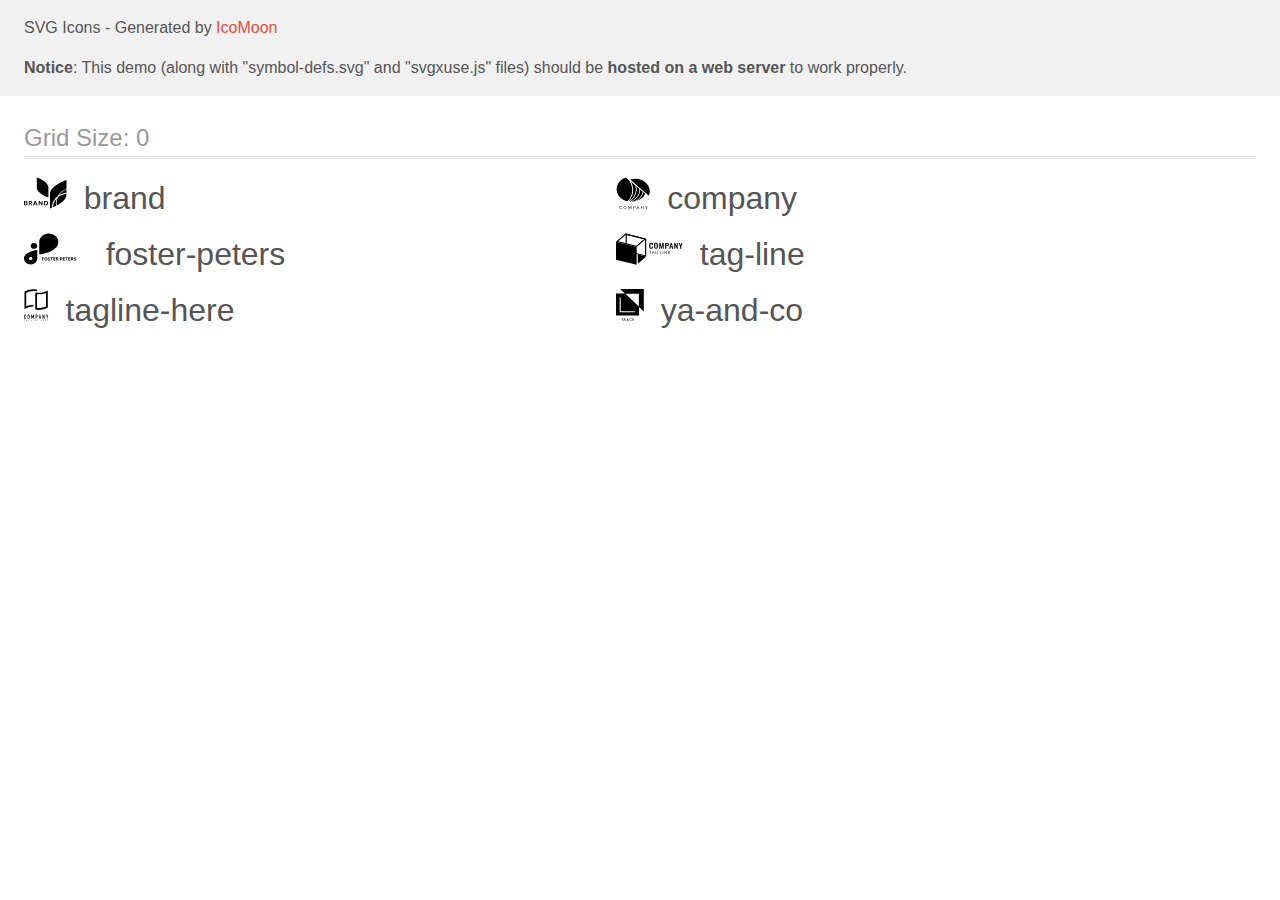
<file: images/svg/clients/icomoon/demo-external-svg.html>
<!doctype html>
<html>
<head>
    <title>IcoMoon - SVG Icons</title>
    <meta charset="utf-8">
    <meta name="viewport" content="width=device-width, initial-scale=1">
    <link rel="stylesheet" href="demo-files/demo.css">
    <link rel="stylesheet" href="style.css">
</head>
<body>
<header class="bgc1 clearfix">
<div class="mhl">
    <p>SVG Icons - Generated by <a href="https://icomoon.io/app">IcoMoon</a></p><p><strong>Notice</strong>: This demo (along with "symbol-defs.svg" and "svgxuse.js" files) should be <b>hosted on a web server</b> to work properly.</p>
</div>
</header>
    <div class="clearfix mhl ptl">
        <h1 class="mvm mtn fgc1">Grid Size: 0</h1>
        <div class="glyph fs1">
            <div class="clearfix pbs">
                <svg class="icon brand"><use xlink:href="symbol-defs.svg#brand"></use></svg><span class="name"> brand</span>
            </div>
        </div>
        <div class="glyph fs1">
            <div class="clearfix pbs">
                <svg class="icon company"><use xlink:href="symbol-defs.svg#company"></use></svg><span class="name"> company</span>
            </div>
        </div>
        <div class="glyph fs1">
            <div class="clearfix pbs">
                <svg class="icon foster-peters"><use xlink:href="symbol-defs.svg#foster-peters"></use></svg><span class="name"> foster-peters</span>
            </div>
        </div>
        <div class="glyph fs1">
            <div class="clearfix pbs">
                <svg class="icon tag-line"><use xlink:href="symbol-defs.svg#tag-line"></use></svg><span class="name"> tag-line</span>
            </div>
        </div>
        <div class="glyph fs1">
            <div class="clearfix pbs">
                <svg class="icon tagline-here"><use xlink:href="symbol-defs.svg#tagline-here"></use></svg><span class="name"> tagline-here</span>
            </div>
        </div>
        <div class="glyph fs1">
            <div class="clearfix pbs">
                <svg class="icon ya-and-co"><use xlink:href="symbol-defs.svg#ya-and-co"></use></svg><span class="name"> ya-and-co</span>
            </div>
        </div>
  </div>
<script defer src="svgxuse.js"></script>
</body>
</html>
</file>
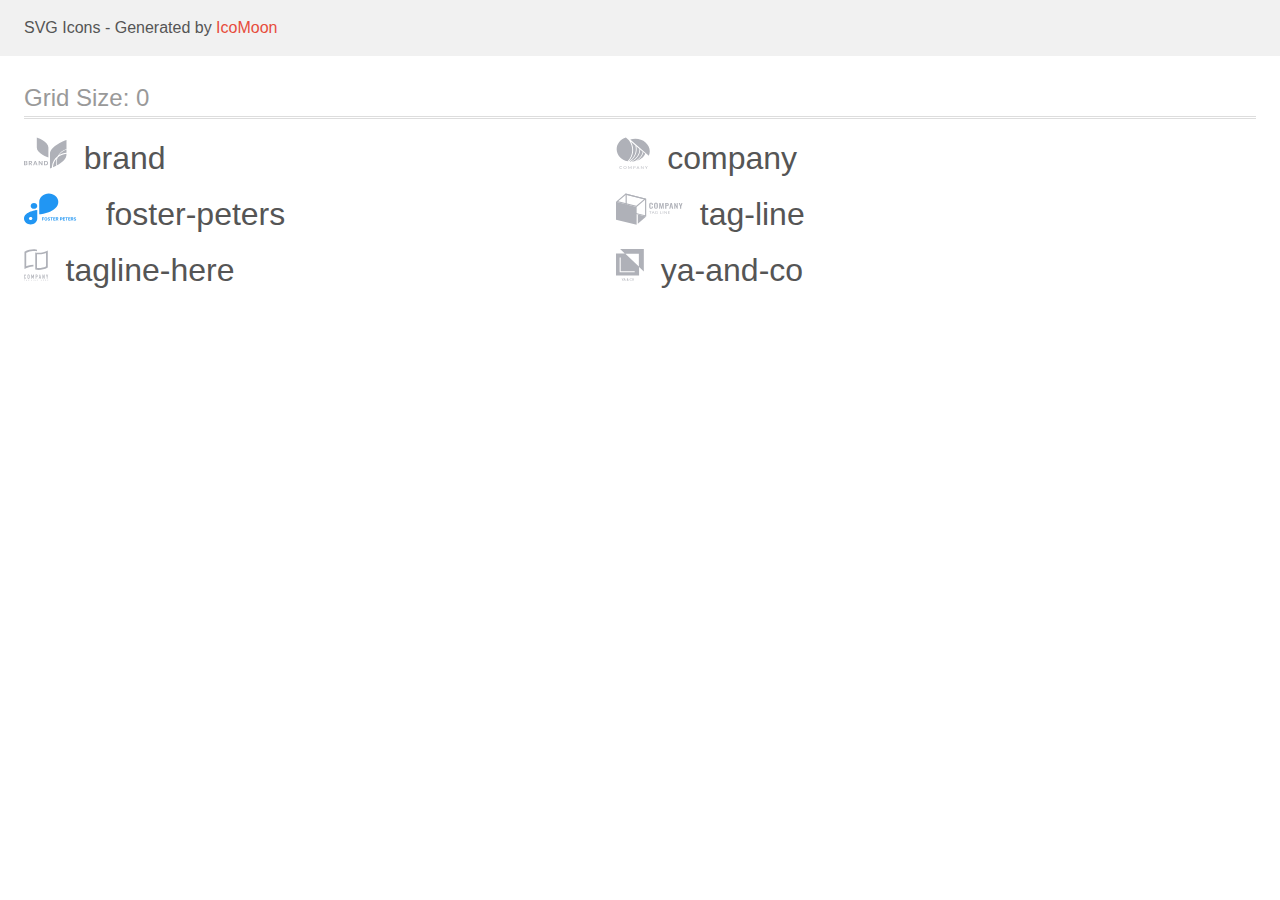
<file: images/svg/clients/icomoon/demo.html>
<!doctype html>
<html>
<head>
    <title>IcoMoon - SVG Icons</title>
    <meta charset="utf-8">
    <meta name="viewport" content="width=device-width, initial-scale=1">
    <link rel="stylesheet" href="demo-files/demo.css">
    <link rel="stylesheet" href="style.css">
</head>
<body>
<svg aria-hidden="true" style="position: absolute; width: 0; height: 0; overflow: hidden;" version="1.1" xmlns="http://www.w3.org/2000/svg" xmlns:xlink="http://www.w3.org/1999/xlink">
<defs>
<symbol id="brand" viewBox="0 0 43 32">
<path fill="#afb1b8" style="fill: var(--color1, #afb1b8)" d="M3.239 26.373c0.166 0.188 0.254 0.424 0.25 0.665 0.008 0.158-0.022 0.315-0.089 0.46s-0.169 0.275-0.298 0.38c-0.322 0.223-0.722 0.332-1.125 0.307h-1.977v-4.215h1.937c0.382-0.023 0.761 0.076 1.073 0.28 0.125 0.096 0.224 0.217 0.289 0.354s0.095 0.286 0.086 0.435c0.011 0.233-0.068 0.461-0.225 0.645-0.15 0.168-0.358 0.284-0.589 0.329 0.262 0.044 0.499 0.172 0.668 0.36zM0.92 25.737h0.828c0.188 0.013 0.375-0.037 0.526-0.14 0.062-0.052 0.111-0.116 0.141-0.187s0.043-0.148 0.036-0.225c0.006-0.076-0.007-0.153-0.037-0.224s-0.078-0.135-0.138-0.188c-0.156-0.106-0.349-0.156-0.542-0.142h-0.814v1.106zM2.355 27.353c0.066-0.053 0.119-0.119 0.153-0.193s0.049-0.155 0.043-0.235c0.005-0.081-0.010-0.163-0.045-0.238s-0.088-0.142-0.155-0.195c-0.162-0.11-0.361-0.164-0.562-0.152h-0.868v1.159h0.879c0.198 0.011 0.394-0.041 0.556-0.146z"></path>
<path fill="#afb1b8" style="fill: var(--color1, #afb1b8)" d="M7.197 28.185l-1.077-1.647h-0.405v1.647h-0.927v-4.215h1.754c0.442-0.028 0.879 0.1 1.221 0.358 0.245 0.229 0.393 0.53 0.417 0.85s-0.078 0.637-0.287 0.894c-0.216 0.227-0.512 0.378-0.837 0.428l1.147 1.684h-1.008zM5.715 25.963h0.758c0.526 0 0.789-0.213 0.789-0.638 0.005-0.087-0.009-0.174-0.042-0.255s-0.085-0.156-0.151-0.218c-0.166-0.127-0.38-0.188-0.596-0.171h-0.767l0.009 1.283z"></path>
<path fill="#afb1b8" style="fill: var(--color1, #afb1b8)" d="M12.262 27.337h-1.847l-0.326 0.848h-0.972l1.696-4.168h1.050l1.689 4.168h-0.972l-0.319-0.848zM12.015 26.698l-0.675-1.779-0.675 1.779h1.349z"></path>
<path fill="#afb1b8" style="fill: var(--color1, #afb1b8)" d="M18.602 28.185h-0.92l-2.062-2.867v2.867h-0.918v-4.215h0.918l2.062 2.883v-2.883h0.92v4.215z"></path>
<path fill="#afb1b8" style="fill: var(--color1, #afb1b8)" d="M23.852 27.176c-0.19 0.318-0.48 0.577-0.832 0.743-0.4 0.185-0.845 0.276-1.293 0.266h-1.637v-4.215h1.637c0.448-0.011 0.891 0.078 1.293 0.259 0.352 0.163 0.642 0.419 0.832 0.735 0.189 0.343 0.288 0.722 0.288 1.106s-0.099 0.763-0.288 1.106zM22.799 27.075c0.263-0.28 0.407-0.637 0.407-1.006s-0.144-0.726-0.407-1.006c-0.317-0.254-0.731-0.382-1.152-0.358h-0.639v2.729h0.639c0.42 0.024 0.834-0.105 1.152-0.358z"></path>
<path fill="#afb1b8" style="fill: var(--color1, #afb1b8)" d="M12.838 0.522c0 0 11.873 4.104 11.621 10.043v10.045c0 0-11.864-4.106-11.617-10.045l-0.005-10.043z"></path>
<path fill="#afb1b8" style="fill: var(--color1, #afb1b8)" d="M35.037 18.259c2.242-1.413 4.836-2.288 7.544-2.545v-3.145c-3.12 1.101-5.766 3.097-7.544 5.69z"></path>
<path fill="#afb1b8" style="fill: var(--color1, #afb1b8)" d="M33.69 19.206c1.835-3.384 5.017-5.995 8.891-7.296v-9.061c0 0-16.909 5.846-16.551 14.304v14.302c0 0 0.753-0.262 1.939-0.752 0-0.457 0-0.918 0.054-1.382 0.35-3.926 2.389-7.565 5.668-10.115z"></path>
<path fill="#afb1b8" style="fill: var(--color1, #afb1b8)" d="M32.081 24.52c0.089-0.992 0.287-1.973 0.592-2.928-2.042 2.203-3.278 4.936-3.536 7.815-0.025 0.272-0.038 0.544-0.045 0.824 0.96-0.422 2.078-0.949 3.252-1.569-0.3-1.362-0.388-2.756-0.263-4.141z"></path>
<path fill="#afb1b8" style="fill: var(--color1, #afb1b8)" d="M32.754 24.571c-0.113 1.253-0.042 2.514 0.209 3.75 4.62-2.531 9.811-6.442 9.611-11.168v-0.412c-3.301 0.338-6.389 1.659-8.79 3.76-0.562 1.302-0.909 2.674-1.030 4.069z"></path>
</symbol>
<symbol id="company" viewBox="0 0 34 32">
<path fill="#afb1b8" style="fill: var(--color1, #afb1b8)" d="M5.643 31.315c0.012 0 0.024 0.003 0.035 0.007s0.021 0.011 0.029 0.018l0.166 0.159c-0.129 0.129-0.288 0.231-0.467 0.302-0.21 0.076-0.435 0.113-0.663 0.108-0.213 0.004-0.426-0.031-0.623-0.101-0.178-0.065-0.338-0.162-0.469-0.285-0.134-0.128-0.237-0.278-0.303-0.44-0.073-0.182-0.108-0.373-0.106-0.565-0.003-0.193 0.036-0.386 0.114-0.567 0.073-0.164 0.182-0.314 0.322-0.44 0.142-0.124 0.312-0.222 0.499-0.287 0.205-0.069 0.422-0.103 0.642-0.101 0.204-0.004 0.407 0.027 0.596 0.092 0.165 0.062 0.316 0.148 0.447 0.255l-0.139 0.17c-0.010 0.012-0.022 0.022-0.035 0.031-0.016 0.010-0.036 0.014-0.056 0.013-0.022-0.001-0.042-0.008-0.060-0.018l-0.075-0.045-0.104-0.058c-0.045-0.021-0.091-0.040-0.139-0.056-0.062-0.019-0.125-0.034-0.189-0.045-0.082-0.013-0.164-0.019-0.247-0.018-0.158-0.002-0.315 0.024-0.461 0.076-0.136 0.048-0.26 0.121-0.361 0.213-0.104 0.098-0.183 0.214-0.235 0.339-0.058 0.144-0.087 0.295-0.085 0.448-0.002 0.155 0.026 0.309 0.085 0.455 0.051 0.125 0.129 0.239 0.231 0.338 0.095 0.092 0.213 0.163 0.345 0.209 0.136 0.049 0.281 0.073 0.428 0.072 0.085 0.001 0.17-0.004 0.253-0.014 0.137-0.015 0.268-0.056 0.384-0.121 0.058-0.033 0.113-0.071 0.164-0.112 0.021-0.018 0.049-0.028 0.079-0.029z"></path>
<path fill="#afb1b8" style="fill: var(--color1, #afb1b8)" d="M10.441 30.517c0.003 0.192-0.035 0.382-0.112 0.561-0.068 0.163-0.174 0.311-0.313 0.436s-0.306 0.222-0.491 0.286c-0.407 0.135-0.856 0.135-1.263 0-0.184-0.065-0.35-0.163-0.488-0.287-0.138-0.127-0.246-0.276-0.316-0.44-0.15-0.364-0.15-0.761 0-1.125 0.071-0.164 0.178-0.314 0.316-0.442 0.139-0.12 0.305-0.214 0.488-0.276 0.406-0.137 0.857-0.137 1.263 0 0.185 0.065 0.351 0.163 0.49 0.287 0.137 0.125 0.243 0.273 0.314 0.435 0.077 0.181 0.115 0.372 0.112 0.565zM10.005 30.517c0.003-0.153-0.023-0.306-0.079-0.451-0.047-0.125-0.122-0.239-0.222-0.338-0.097-0.093-0.217-0.166-0.351-0.213-0.296-0.099-0.623-0.099-0.918 0-0.134 0.047-0.254 0.12-0.351 0.213-0.101 0.097-0.178 0.212-0.224 0.338-0.106 0.294-0.106 0.609 0 0.903 0.047 0.125 0.123 0.24 0.224 0.338 0.098 0.092 0.217 0.164 0.351 0.211 0.296 0.096 0.622 0.096 0.918 0 0.134-0.047 0.254-0.119 0.351-0.211 0.1-0.098 0.175-0.213 0.222-0.338 0.056-0.145 0.082-0.298 0.079-0.451z"></path>
<path fill="#afb1b8" style="fill: var(--color1, #afb1b8)" d="M13.715 30.99l0.044 0.101c0.017-0.036 0.031-0.069 0.048-0.101 0.016-0.034 0.034-0.067 0.054-0.099l1.062-1.677c0.021-0.029 0.039-0.047 0.060-0.052 0.028-0.007 0.058-0.011 0.087-0.009h0.314v2.727h-0.372v-2.005c0-0.025 0-0.054 0-0.085-0.002-0.031-0.002-0.063 0-0.094l-1.068 1.7c-0.014 0.025-0.035 0.047-0.063 0.062s-0.059 0.023-0.091 0.023h-0.060c-0.032 0-0.064-0.007-0.091-0.022s-0.049-0.037-0.062-0.062l-1.099-1.711c0 0.032 0 0.065 0 0.097s0 0.061 0 0.087v2.005h-0.359v-2.722h0.314c0.030-0.002 0.059 0.002 0.087 0.009 0.026 0.011 0.046 0.030 0.058 0.052l1.084 1.678c0.021 0.031 0.039 0.064 0.054 0.097z"></path>
<path fill="#afb1b8" style="fill: var(--color1, #afb1b8)" d="M17.71 30.855v1.021h-0.415v-2.723h0.926c0.175-0.003 0.349 0.017 0.517 0.059 0.134 0.033 0.259 0.091 0.366 0.17 0.092 0.074 0.163 0.165 0.208 0.267 0.049 0.111 0.073 0.229 0.071 0.348 0.002 0.119-0.024 0.238-0.077 0.348-0.050 0.104-0.127 0.198-0.224 0.273-0.107 0.082-0.232 0.143-0.368 0.18-0.162 0.045-0.331 0.066-0.501 0.063l-0.503-0.007zM17.71 30.562h0.503c0.109 0.001 0.218-0.013 0.322-0.041 0.086-0.025 0.165-0.065 0.233-0.117 0.062-0.050 0.111-0.112 0.141-0.18 0.034-0.073 0.051-0.151 0.050-0.229 0.005-0.076-0.009-0.151-0.042-0.222s-0.082-0.134-0.145-0.186c-0.159-0.108-0.358-0.16-0.559-0.146h-0.503v1.122z"></path>
<path fill="#afb1b8" style="fill: var(--color1, #afb1b8)" d="M23.294 31.88h-0.328c-0.033 0.001-0.065-0.008-0.091-0.025-0.024-0.017-0.042-0.039-0.054-0.063l-0.282-0.659h-1.419l-0.293 0.659c-0.011 0.024-0.029 0.045-0.052 0.061-0.026 0.018-0.060 0.028-0.093 0.027h-0.328l1.246-2.727h0.432l1.263 2.727zM21.237 30.867h1.172l-0.494-1.11c-0.038-0.084-0.069-0.169-0.093-0.256l-0.048 0.143c-0.014 0.043-0.031 0.083-0.046 0.116l-0.49 1.108z"></path>
<path fill="#afb1b8" style="fill: var(--color1, #afb1b8)" d="M25.089 29.165c0.025 0.012 0.046 0.029 0.062 0.049l1.818 2.056c0-0.032 0-0.065 0-0.096s0-0.061 0-0.090v-1.931h0.372v2.727h-0.208c-0.030 0.001-0.059-0.005-0.085-0.016-0.026-0.013-0.048-0.030-0.067-0.050l-1.816-2.054c0.002 0.031 0.002 0.063 0 0.094 0 0.031 0 0.058 0 0.083v1.944h-0.372v-2.727h0.22c0.026-0.001 0.051 0.004 0.075 0.013z"></path>
<path fill="#afb1b8" style="fill: var(--color1, #afb1b8)" d="M30.402 30.795v1.083h-0.415v-1.083l-1.149-1.642h0.372c0.032-0.002 0.064 0.007 0.089 0.023 0.023 0.018 0.042 0.038 0.056 0.061l0.719 1.059c0.029 0.045 0.054 0.087 0.075 0.126s0.037 0.078 0.052 0.116l0.054-0.117c0.020-0.043 0.044-0.084 0.071-0.125l0.708-1.067c0.015-0.021 0.033-0.041 0.054-0.058 0.025-0.019 0.057-0.028 0.089-0.027h0.376l-1.151 1.65z"></path>
<path fill="#afb1b8" style="fill: var(--color1, #afb1b8)" d="M13.51 24.576c0.181 0.020 0.364 0.036 0.548 0.051 2.803-1.089 5.174-2.873 6.817-5.126s2.485-4.878 2.421-7.546l-3.089-2.684c0.628 2.84 0.334 5.776-0.849 8.479s-3.208 5.067-5.849 6.827z"></path>
<path fill="#afb1b8" style="fill: var(--color1, #afb1b8)" d="M12.407 24.451l0.083 0.014c2.822-1.754 4.974-4.203 6.176-7.030s1.402-5.904 0.571-8.83l-4.4-3.823c1.78 3.142 2.496 6.659 2.066 10.141s-1.989 6.786-4.496 9.528z"></path>
<path fill="#afb1b8" style="fill: var(--color1, #afb1b8)" d="M27.328 15.106c-0.747 2.931-2.563 5.574-5.177 7.537-0.763 0.576-1.587 1.090-2.46 1.534 2.128-0.544 4.085-1.504 5.718-2.809s2.9-2.917 3.703-4.714l-1.784-1.549z"></path>
<path fill="#afb1b8" style="fill: var(--color1, #afb1b8)" d="M26.628 14.674l-2.541-2.207c-0.049 2.517-0.872 4.976-2.385 7.123s-3.66 3.902-6.217 5.084h0.012c0.57-0 1.139-0.030 1.705-0.088 2.39-0.848 4.502-2.196 6.147-3.926s2.771-3.785 3.278-5.985z"></path>
<path fill="#afb1b8" style="fill: var(--color1, #afb1b8)" d="M12.774 3.17l-3.031-2.637c-2.709 0.91-5.040 2.509-6.686 4.588s-2.531 4.542-2.54 7.066v0c0.010 2.789 1.090 5.495 3.070 7.69s4.745 3.754 7.859 4.43c2.78-2.942 4.407-6.579 4.646-10.38s-0.924-7.569-3.319-10.757z"></path>
<path fill="#afb1b8" style="fill: var(--color1, #afb1b8)" d="M33.63 14.268c-0.011-3.309-1.529-6.479-4.221-8.818s-6.342-3.658-10.15-3.668c-1.76-0.002-3.504 0.281-5.146 0.832l18.557 16.123c0.635-1.425 0.961-2.94 0.96-4.469z"></path>
</symbol>
<symbol id="foster-peters" viewBox="0 0 65 32">
<path fill="#2196f3" style="fill: var(--color2, #2196f3)" d="M10.016 9.983h-0.002c-1.827 0-3.308 1.316-3.308 2.94v0.002c0 1.624 1.481 2.94 3.308 2.94h0.002c1.827 0 3.308-1.316 3.308-2.94v-0.002c0-1.624-1.481-2.94-3.308-2.94z"></path>
<path fill="#2196f3" style="fill: var(--color2, #2196f3)" d="M34.434 9.043c-0.005-2.255-1.015-4.417-2.81-6.012s-4.226-2.493-6.764-2.498v0c-2.538 0.004-4.972 0.902-6.767 2.497s-2.806 3.757-2.811 6.013v12.436c0 0 19.149-1.895 19.151-12.434v-0.002z"></path>
<path fill="#2196f3" style="fill: var(--color2, #2196f3)" d="M0 25.562c0.005 1.569 0.708 3.073 1.956 4.183s2.94 1.735 4.706 1.74c1.765-0.005 3.457-0.63 4.705-1.739s1.952-2.613 1.957-4.182v-8.654c0 0-13.325 1.32-13.325 8.652zM6.662 27.112c-0.345 0-0.682-0.091-0.969-0.261s-0.511-0.413-0.643-0.696c-0.132-0.283-0.167-0.595-0.099-0.896s0.233-0.577 0.477-0.794 0.555-0.364 0.893-0.424c0.338-0.060 0.689-0.029 1.008 0.088s0.591 0.316 0.783 0.571c0.192 0.255 0.294 0.555 0.294 0.861 0.001 0.204-0.044 0.406-0.131 0.595s-0.216 0.36-0.378 0.505c-0.162 0.145-0.355 0.259-0.567 0.338s-0.439 0.119-0.669 0.119v-0.006z"></path>
<path fill="#2196f3" style="fill: var(--color2, #2196f3)" d="M20.128 26.258h-1.286v1.328h-0.67v-3.25h2.116v0.542h-1.446v0.839h1.286v0.54zM23.346 26.035c0 0.32-0.057 0.6-0.17 0.842s-0.275 0.427-0.487 0.558c-0.21 0.131-0.451 0.196-0.723 0.196-0.269 0-0.51-0.065-0.721-0.194s-0.375-0.314-0.491-0.554c-0.116-0.241-0.175-0.518-0.176-0.83v-0.161c0-0.32 0.057-0.601 0.172-0.844 0.116-0.244 0.279-0.431 0.489-0.56 0.211-0.131 0.452-0.196 0.723-0.196s0.511 0.065 0.721 0.196c0.211 0.129 0.374 0.316 0.489 0.56 0.116 0.242 0.174 0.523 0.174 0.841v0.145zM22.668 25.888c0-0.341-0.061-0.6-0.183-0.777s-0.296-0.266-0.522-0.266c-0.225 0-0.398 0.088-0.52 0.263-0.122 0.174-0.184 0.43-0.185 0.768v0.158c0 0.332 0.061 0.589 0.183 0.772s0.298 0.275 0.527 0.275c0.225 0 0.397-0.088 0.518-0.263 0.121-0.177 0.182-0.434 0.183-0.772v-0.158zM25.518 26.734c0-0.126-0.045-0.223-0.134-0.29-0.089-0.068-0.25-0.14-0.482-0.214-0.232-0.076-0.416-0.15-0.551-0.223-0.369-0.199-0.554-0.468-0.554-0.806 0-0.176 0.049-0.332 0.147-0.469 0.1-0.138 0.242-0.246 0.426-0.324 0.186-0.077 0.394-0.116 0.625-0.116 0.232 0 0.439 0.042 0.621 0.127 0.181 0.083 0.322 0.202 0.422 0.355 0.101 0.153 0.152 0.327 0.152 0.522h-0.67c0-0.149-0.047-0.264-0.141-0.346-0.094-0.083-0.225-0.125-0.395-0.125-0.164 0-0.291 0.035-0.382 0.105-0.091 0.068-0.136 0.159-0.136 0.272 0 0.106 0.053 0.194 0.158 0.266 0.107 0.071 0.264 0.138 0.471 0.201 0.381 0.115 0.659 0.257 0.833 0.426s0.261 0.381 0.261 0.634c0 0.281-0.106 0.502-0.319 0.663-0.213 0.159-0.499 0.239-0.859 0.239-0.25 0-0.478-0.045-0.683-0.136-0.205-0.092-0.362-0.218-0.471-0.377-0.107-0.159-0.161-0.344-0.161-0.554h0.672c0 0.359 0.214 0.538 0.643 0.538 0.159 0 0.284-0.032 0.373-0.096 0.089-0.065 0.134-0.156 0.134-0.272zM29.092 24.879h-0.996v2.708h-0.67v-2.708h-0.982v-0.542h2.647v0.542zM31.431 26.178h-1.286v0.871h1.509v0.538h-2.179v-3.25h2.174v0.542h-1.504v0.775h1.286v0.525zM33.251 26.396h-0.533v1.19h-0.67v-3.25h1.208c0.384 0 0.68 0.086 0.888 0.257s0.312 0.413 0.312 0.725c0 0.222-0.048 0.407-0.145 0.556-0.095 0.147-0.24 0.265-0.435 0.353l0.703 1.328v0.031h-0.719l-0.609-1.19zM32.717 25.854h0.54c0.168 0 0.298-0.042 0.391-0.127 0.092-0.086 0.138-0.205 0.138-0.355 0-0.153-0.044-0.274-0.132-0.362-0.086-0.088-0.219-0.132-0.4-0.132h-0.538v0.975zM36.775 26.441v1.145h-0.67v-3.25h1.268c0.244 0 0.458 0.045 0.643 0.134 0.186 0.089 0.329 0.216 0.429 0.382 0.1 0.164 0.15 0.35 0.15 0.56 0 0.318-0.109 0.57-0.328 0.754-0.217 0.183-0.519 0.275-0.904 0.275h-0.587zM36.775 25.899h0.598c0.177 0 0.312-0.042 0.404-0.125 0.094-0.083 0.141-0.202 0.141-0.357 0-0.159-0.047-0.288-0.141-0.386s-0.223-0.149-0.388-0.152h-0.614v1.020zM41.012 26.178h-1.286v0.871h1.509v0.538h-2.179v-3.25h2.174v0.542h-1.504v0.775h1.286v0.525zM44.119 24.879h-0.995v2.708h-0.67v-2.708h-0.982v-0.542h2.647v0.542zM46.458 26.178h-1.286v0.871h1.509v0.538h-2.178v-3.25h2.174v0.542h-1.504v0.775h1.286v0.525zM48.277 26.396h-0.533v1.19h-0.67v-3.25h1.208c0.384 0 0.68 0.086 0.888 0.257s0.313 0.413 0.313 0.725c0 0.222-0.048 0.407-0.145 0.556-0.095 0.147-0.24 0.265-0.435 0.353l0.703 1.328v0.031h-0.719l-0.609-1.19zM47.744 25.854h0.54c0.168 0 0.298-0.042 0.391-0.127 0.092-0.086 0.138-0.205 0.138-0.355 0-0.153-0.044-0.274-0.132-0.362-0.086-0.088-0.219-0.132-0.4-0.132h-0.538v0.975zM51.679 26.734c0-0.126-0.045-0.223-0.134-0.29-0.089-0.068-0.25-0.14-0.482-0.214-0.232-0.076-0.416-0.15-0.551-0.223-0.369-0.199-0.554-0.468-0.554-0.806 0-0.176 0.049-0.332 0.147-0.469 0.1-0.138 0.242-0.246 0.426-0.324 0.186-0.077 0.394-0.116 0.625-0.116 0.232 0 0.439 0.042 0.621 0.127 0.182 0.083 0.322 0.202 0.422 0.355 0.101 0.153 0.152 0.327 0.152 0.522h-0.67c0-0.149-0.047-0.264-0.141-0.346-0.094-0.083-0.225-0.125-0.395-0.125-0.164 0-0.291 0.035-0.382 0.105-0.091 0.068-0.136 0.159-0.136 0.272 0 0.106 0.053 0.194 0.158 0.266 0.107 0.071 0.264 0.138 0.471 0.201 0.381 0.115 0.658 0.257 0.833 0.426s0.261 0.381 0.261 0.634c0 0.281-0.106 0.502-0.319 0.663-0.213 0.159-0.499 0.239-0.859 0.239-0.25 0-0.478-0.045-0.683-0.136-0.205-0.092-0.362-0.218-0.471-0.377-0.107-0.159-0.161-0.344-0.161-0.554h0.672c0 0.359 0.214 0.538 0.643 0.538 0.159 0 0.283-0.032 0.373-0.096 0.089-0.065 0.134-0.156 0.134-0.272z"></path>
</symbol>
<symbol id="tag-line" viewBox="0 0 67 32">
<path fill="#afb1b8" style="fill: var(--color1, #afb1b8)" d="M33.724 15.224c-0.315-0.419-0.466-0.915-0.43-1.414v-2.050c0-0.628 0.142-1.106 0.428-1.433s0.775-0.489 1.469-0.488c0.652 0 1.115 0.139 1.389 0.417 0.299 0.355 0.444 0.789 0.411 1.226v0.482h-1.167v-0.488c0.004-0.16-0.007-0.319-0.034-0.478-0.017-0.108-0.076-0.208-0.167-0.284-0.12-0.081-0.271-0.121-0.423-0.111-0.16-0.010-0.318 0.031-0.444 0.117-0.102 0.084-0.169 0.193-0.193 0.313-0.033 0.167-0.049 0.337-0.046 0.507v2.488c-0.018 0.24 0.033 0.48 0.15 0.699 0.058 0.074 0.139 0.132 0.233 0.169s0.198 0.050 0.301 0.039c0.149 0.011 0.298-0.030 0.413-0.113 0.095-0.082 0.156-0.188 0.174-0.302 0.027-0.165 0.039-0.332 0.036-0.498v-0.505h1.167v0.461c0.033 0.456-0.109 0.909-0.403 1.289-0.268 0.305-0.725 0.457-1.396 0.457s-1.179-0.163-1.466-0.501z"></path>
<path fill="#afb1b8" style="fill: var(--color1, #afb1b8)" d="M38.583 15.245c-0.295-0.319-0.442-0.784-0.442-1.4v-2.157c0-0.609 0.147-1.070 0.442-1.383s0.788-0.469 1.478-0.467c0.686 0 1.177 0.156 1.471 0.467 0.295 0.313 0.444 0.774 0.444 1.383v2.157c0 0.609-0.15 1.076-0.449 1.397s-0.788 0.482-1.466 0.482c-0.679 0-1.181-0.163-1.478-0.48zM40.605 14.727c0.106-0.2 0.154-0.419 0.14-0.638v-2.641c0.014-0.215-0.034-0.43-0.138-0.626-0.059-0.075-0.142-0.135-0.238-0.172s-0.203-0.050-0.308-0.037c-0.105-0.013-0.212 0-0.308 0.037s-0.18 0.096-0.24 0.172c-0.106 0.195-0.154 0.41-0.14 0.626v2.653c-0.015 0.219 0.033 0.439 0.14 0.638 0.068 0.067 0.152 0.121 0.246 0.158s0.196 0.056 0.3 0.056c0.103 0 0.206-0.019 0.3-0.056s0.178-0.091 0.246-0.158v-0.012z"></path>
<path fill="#afb1b8" style="fill: var(--color1, #afb1b8)" d="M43.38 9.901h1.256l0.945 3.979 0.966-3.979h1.222l0.123 5.743h-0.904l-0.097-3.992-0.932 3.992h-0.725l-0.966-4.006-0.089 4.006h-0.913l0.114-5.743z"></path>
<path fill="#afb1b8" style="fill: var(--color1, #afb1b8)" d="M49.301 9.901h1.957c1.127 0 1.691 0.544 1.691 1.631 0 1.041-0.593 1.561-1.78 1.56h-0.667v2.553h-1.208l0.007-5.743zM50.973 12.356c0.119 0.013 0.24 0.004 0.355-0.028s0.22-0.084 0.309-0.154c0.139-0.194 0.2-0.422 0.174-0.649 0.006-0.175-0.013-0.35-0.058-0.521-0.017-0.057-0.047-0.111-0.089-0.158s-0.093-0.086-0.153-0.116c-0.168-0.069-0.353-0.101-0.539-0.092h-0.469v1.716h0.469z"></path>
<path fill="#afb1b8" style="fill: var(--color1, #afb1b8)" d="M54.691 9.901h1.297l1.331 5.743h-1.126l-0.263-1.324h-1.157l-0.271 1.324h-1.143l1.331-5.743zM55.8 13.655l-0.452-2.411-0.452 2.411h0.903z"></path>
<path fill="#afb1b8" style="fill: var(--color1, #afb1b8)" d="M58.395 9.901h0.846l1.619 3.276v-3.276h1.003v5.743h-0.804l-1.628-3.42v3.42h-1.036l0.002-5.743z"></path>
<path fill="#afb1b8" style="fill: var(--color1, #afb1b8)" d="M64.209 13.455l-1.346-3.546h1.133l0.821 2.277 0.771-2.277h1.109l-1.329 3.546v2.19h-1.16v-2.19z"></path>
<path fill="#afb1b8" style="fill: var(--color1, #afb1b8)" d="M35.589 18.156v0.3h-0.986v2.334h-0.413v-2.334h-0.99v-0.3h2.389z"></path>
<path fill="#afb1b8" style="fill: var(--color1, #afb1b8)" d="M38.679 20.79h-0.319c-0.032 0.002-0.064-0.007-0.089-0.025-0.024-0.015-0.043-0.036-0.053-0.060l-0.285-0.626h-1.367l-0.285 0.626c-0.008 0.026-0.023 0.050-0.044 0.071-0.025 0.017-0.057 0.026-0.089 0.025h-0.319l1.208-2.634h0.42l1.222 2.624zM36.679 19.812h1.14l-0.483-1.072c-0.036-0.081-0.066-0.164-0.089-0.248-0.017 0.050-0.031 0.098-0.046 0.14l-0.044 0.11-0.478 1.070z"></path>
<path fill="#afb1b8" style="fill: var(--color1, #afb1b8)" d="M40.762 20.532c0.076 0.003 0.151 0.003 0.227 0 0.065-0.006 0.13-0.016 0.193-0.031 0.059-0.013 0.117-0.029 0.174-0.048 0.053-0.019 0.106-0.042 0.162-0.065v-0.592h-0.483c-0.012 0.001-0.024-0.001-0.035-0.005s-0.021-0.009-0.030-0.016c-0.008-0.006-0.014-0.013-0.018-0.022s-0.006-0.017-0.006-0.026v-0.202h0.937v1.010c-0.077 0.047-0.157 0.089-0.242 0.125-0.086 0.037-0.176 0.067-0.268 0.090-0.099 0.025-0.2 0.043-0.302 0.054-0.117 0.011-0.235 0.017-0.353 0.017-0.208 0.002-0.415-0.032-0.609-0.098-0.181-0.063-0.345-0.156-0.483-0.275-0.134-0.12-0.24-0.262-0.312-0.417-0.076-0.175-0.114-0.36-0.111-0.547-0.003-0.188 0.034-0.374 0.109-0.551 0.069-0.156 0.176-0.298 0.312-0.417 0.138-0.119 0.302-0.212 0.483-0.273 0.207-0.067 0.426-0.1 0.647-0.098 0.112-0 0.225 0.008 0.336 0.023 0.098 0.014 0.195 0.036 0.288 0.067 0.084 0.027 0.165 0.062 0.242 0.104 0.074 0.041 0.144 0.087 0.21 0.138l-0.116 0.163c-0.009 0.015-0.023 0.027-0.039 0.036s-0.036 0.014-0.055 0.014c-0.027-0.001-0.053-0.008-0.075-0.021-0.036-0.017-0.075-0.038-0.118-0.063-0.051-0.028-0.106-0.052-0.162-0.071-0.072-0.025-0.146-0.044-0.222-0.058-0.101-0.016-0.204-0.024-0.307-0.023-0.159-0.002-0.318 0.023-0.466 0.073-0.134 0.047-0.256 0.118-0.355 0.209-0.1 0.095-0.177 0.206-0.225 0.328-0.108 0.285-0.108 0.593 0 0.878 0.053 0.124 0.135 0.237 0.242 0.332 0.099 0.090 0.219 0.162 0.353 0.209 0.154 0.046 0.316 0.063 0.478 0.052z"></path>
<path fill="#afb1b8" style="fill: var(--color1, #afb1b8)" d="M44.612 20.49h1.319v0.3h-1.722v-2.634h0.413l-0.010 2.334z"></path>
<path fill="#afb1b8" style="fill: var(--color1, #afb1b8)" d="M47.304 20.79h-0.413v-2.634h0.413v2.634z"></path>
<path fill="#afb1b8" style="fill: var(--color1, #afb1b8)" d="M48.84 18.168c0.025 0.012 0.046 0.028 0.063 0.048l1.766 1.986c-0.002-0.031-0.002-0.063 0-0.094 0-0.029 0-0.058 0-0.085v-1.877h0.36v2.645h-0.208c-0.031 0.002-0.062-0.003-0.089-0.015-0.025-0.013-0.047-0.030-0.065-0.050l-1.764-1.984c0 0.031 0 0.061 0 0.090s0 0.056 0 0.081v1.877h-0.345v-2.634h0.215c0.023 0 0.046 0.004 0.068 0.012z"></path>
<path fill="#afb1b8" style="fill: var(--color1, #afb1b8)" d="M54.070 18.156v0.29h-1.464v0.87h1.186v0.279h-1.186v0.899h1.464v0.29h-1.889v-2.628h1.889z"></path>
<path fill="#afb1b8" style="fill: var(--color1, #afb1b8)" d="M10.782 1.888l18.343 4.497v15.757l-18.343-4.494v-15.759zM9.605 0.545v17.867l20.694 5.074v-17.865l-20.694-5.076z"></path>
<path fill="#afb1b8" style="fill: var(--color1, #afb1b8)" d="M20.696 31.781l-20.696-5.079v-17.866l20.696 5.076v17.868z"></path>
<path fill="#afb1b8" style="fill: var(--color1, #afb1b8)" d="M9.948 1.686l18.104 4.44-7.699 6.649-18.106-4.442 7.702-6.647zM9.605 0.545l-9.605 8.292 20.696 5.076 9.603-8.292-20.694-5.076z"></path>
<path fill="#afb1b8" style="fill: var(--color1, #afb1b8)" d="M21.861 30.776l8.438-7.287-8.438-2.071v9.358z"></path>
</symbol>
<symbol id="tagline-here" viewBox="0 0 25 32">
<path fill="#afb1b8" style="fill: var(--color1, #afb1b8)" d="M10.531 1.806h-0.084c-0.129-0.008-0.258-0.011-0.388-0.014v0h-0.28c-0.244 0-0.494 0.006-0.741 0.019-0.019-0.001-0.037-0.001-0.056 0-2.243 0.127-4.44 0.688-6.471 1.651l-0.266 0.128v13.625l0.623-0.211c0.546-0.188 1.129-0.357 1.731-0.513 1.629-0.418 3.301-0.64 4.982-0.662v1.79c-0.223 0.002-0.439 0.008-0.655 0.019h-0.051c-1.294 0.071-2.577 0.268-3.833 0.588-1.59 0.398-3.124 0.996-4.566 1.779v-17.475c1.497-0.873 3.11-1.529 4.79-1.948 1.475-0.381 2.992-0.576 4.515-0.582h0.263c0.314 0.008 0.621 0.022 0.909 0.044 0.759 0.053 1.511 0.173 2.249 0.358v1.762c-0.717-0.167-1.445-0.277-2.179-0.329-0.015-0.001-0.030-0.003-0.045-0.004-0.152-0.013-0.304-0.026-0.446-0.026zM13.633 3.607c0.391 0.030 0.796 0.044 1.205 0.044 1.601-0.006 3.195-0.21 4.747-0.609 1.589-0.4 3.123-0.998 4.564-1.781v17.163c-1.498 0.873-3.111 1.529-4.792 1.948-1.475 0.379-2.992 0.574-4.515 0.581-1.154 0.009-2.304-0.126-3.425-0.404v-17.275c0.265 0.061 0.537 0.117 0.814 0.164 0.455 0.077 0.934 0.133 1.401 0.167zM22.367 3.74l-0.623 0.21c-0.573 0.192-1.15 0.365-1.731 0.518-1.691 0.434-3.428 0.657-5.173 0.663-0.406 0-0.78-0.011-1.141-0.034l-0.497-0.033v14.017l0.427 0.038c0.395 0.034 0.803 0.052 1.214 0.052 1.374-0.006 2.743-0.183 4.074-0.527 1.096-0.275 2.162-0.658 3.184-1.144l0.266-0.128v-13.63z"></path>
<path fill="#afb1b8" style="fill: var(--color1, #afb1b8)" d="M1.684 25.977c-0.090-0.093-0.197-0.166-0.317-0.214s-0.247-0.071-0.376-0.066c-0.137-0.002-0.273 0.024-0.4 0.075-0.117 0.046-0.222 0.116-0.311 0.205s-0.156 0.196-0.201 0.313c-0.049 0.123-0.073 0.254-0.072 0.387v2.335c-0.006 0.165 0.026 0.328 0.092 0.479 0.055 0.12 0.135 0.226 0.233 0.313 0.093 0.079 0.203 0.135 0.321 0.166 0.114 0.032 0.231 0.048 0.349 0.049 0.13 0.001 0.259-0.027 0.377-0.081 0.117-0.051 0.222-0.124 0.311-0.216 0.087-0.091 0.156-0.197 0.204-0.313 0.050-0.118 0.075-0.244 0.075-0.372v-0.261h-0.61v0.208c0.002 0.071-0.010 0.142-0.036 0.208-0.020 0.050-0.050 0.095-0.089 0.131-0.038 0.031-0.081 0.053-0.128 0.067-0.041 0.014-0.084 0.021-0.128 0.022-0.054 0.006-0.11-0.002-0.16-0.024s-0.094-0.057-0.126-0.101c-0.058-0.094-0.086-0.203-0.081-0.313v-2.177c-0.004-0.121 0.022-0.241 0.075-0.349 0.032-0.049 0.077-0.089 0.129-0.114s0.112-0.034 0.17-0.027c0.053-0.002 0.105 0.009 0.152 0.032s0.089 0.057 0.12 0.099c0.068 0.090 0.104 0.2 0.101 0.313v0.202h0.604v-0.238c0.001-0.14-0.024-0.278-0.075-0.408-0.045-0.122-0.114-0.234-0.204-0.329z"></path>
<path fill="#afb1b8" style="fill: var(--color1, #afb1b8)" d="M5.31 25.95c-0.195-0.164-0.44-0.255-0.694-0.257-0.124 0-0.248 0.023-0.364 0.066-0.119 0.042-0.228 0.107-0.322 0.191-0.101 0.091-0.182 0.202-0.237 0.327-0.061 0.143-0.092 0.297-0.089 0.452v2.239c-0.004 0.158 0.026 0.314 0.089 0.459 0.055 0.12 0.136 0.227 0.237 0.313 0.093 0.087 0.203 0.154 0.322 0.197 0.117 0.043 0.24 0.065 0.364 0.066s0.248-0.023 0.364-0.066c0.121-0.044 0.233-0.111 0.33-0.197 0.097-0.087 0.176-0.194 0.23-0.313 0.063-0.145 0.093-0.301 0.089-0.459v-2.239c0.003-0.155-0.027-0.31-0.089-0.452-0.054-0.123-0.133-0.235-0.23-0.327zM5.025 28.969c0.005 0.060-0.003 0.12-0.024 0.176s-0.054 0.107-0.097 0.148c-0.081 0.068-0.182 0.105-0.287 0.105s-0.207-0.037-0.287-0.105c-0.043-0.041-0.076-0.092-0.097-0.148s-0.029-0.116-0.024-0.176v-2.239c-0.005-0.060 0.003-0.12 0.024-0.176s0.054-0.107 0.097-0.148c0.081-0.068 0.182-0.105 0.287-0.105s0.207 0.037 0.287 0.105c0.043 0.041 0.076 0.092 0.097 0.148s0.029 0.116 0.024 0.176v2.239z"></path>
<path fill="#afb1b8" style="fill: var(--color1, #afb1b8)" d="M10.072 29.969v-4.239h-0.587l-0.771 2.244h-0.011l-0.777-2.244h-0.581v4.239h0.606v-2.579h0.011l0.593 1.823h0.302l0.598-1.823h0.011v2.579h0.606z"></path>
<path fill="#afb1b8" style="fill: var(--color1, #afb1b8)" d="M13.513 26.027c-0.093-0.105-0.211-0.184-0.343-0.232-0.142-0.046-0.29-0.068-0.439-0.066h-0.9v4.239h0.604v-1.656h0.311c0.188 0.009 0.376-0.031 0.545-0.116 0.137-0.076 0.252-0.188 0.332-0.324 0.070-0.113 0.117-0.238 0.139-0.369 0.024-0.16 0.035-0.321 0.033-0.482 0.006-0.204-0.014-0.407-0.059-0.606-0.040-0.147-0.117-0.281-0.223-0.39zM13.201 27.319c-0.003 0.077-0.022 0.152-0.056 0.221-0.035 0.065-0.089 0.117-0.156 0.149-0.089 0.040-0.187 0.058-0.285 0.053h-0.275v-1.441h0.311c0.094-0.005 0.187 0.014 0.272 0.053 0.062 0.036 0.112 0.091 0.142 0.157 0.033 0.074 0.051 0.155 0.053 0.236 0 0.089 0 0.183 0 0.282s0.006 0.2 0 0.291h-0.006z"></path>
<path fill="#afb1b8" style="fill: var(--color1, #afb1b8)" d="M16.374 25.73h-0.495l-0.934 4.239h0.604l0.177-0.911h0.823l0.177 0.911h0.604l-0.957-4.239zM15.817 28.481l0.297-1.537h0.011l0.296 1.537h-0.604z"></path>
<path fill="#afb1b8" style="fill: var(--color1, #afb1b8)" d="M20.277 28.284h-0.011l-0.912-2.554h-0.581v4.239h0.604v-2.549h0.012l0.923 2.549h0.568v-4.239h-0.604v2.554z"></path>
<path fill="#afb1b8" style="fill: var(--color1, #afb1b8)" d="M23.968 25.73l-0.486 1.685h-0.012l-0.486-1.685h-0.64l0.83 2.447v1.792h0.604v-1.792l0.83-2.447h-0.64z"></path>
<path fill="#afb1b8" style="fill: var(--color1, #afb1b8)" d="M0 31.166h0.291v0.817h0.198v-0.817h0.29v-0.167h-0.778v0.167z"></path>
<path fill="#afb1b8" style="fill: var(--color1, #afb1b8)" d="M2.447 30.998l-0.381 0.984h0.21l0.081-0.224h0.392l0.084 0.224h0.215l-0.391-0.984h-0.21zM2.416 31.593l0.134-0.365 0.134 0.365h-0.268z"></path>
<path fill="#afb1b8" style="fill: var(--color1, #afb1b8)" d="M4.866 31.62h0.227v0.127c-0.066 0.053-0.149 0.082-0.234 0.083-0.040 0.002-0.079-0.005-0.116-0.021s-0.068-0.041-0.093-0.072c-0.052-0.075-0.078-0.165-0.073-0.257 0-0.219 0.095-0.329 0.283-0.329 0.050-0.005 0.099 0.008 0.14 0.037s0.070 0.071 0.082 0.12l0.195-0.038c-0.042-0.192-0.181-0.289-0.417-0.289-0.127-0.003-0.25 0.042-0.344 0.127-0.050 0.049-0.088 0.108-0.112 0.174s-0.034 0.135-0.029 0.205c-0.006 0.135 0.039 0.267 0.126 0.369 0.048 0.050 0.107 0.088 0.171 0.113s0.134 0.035 0.203 0.031c0.154 0.004 0.304-0.052 0.417-0.157v-0.388h-0.427v0.166z"></path>
<path fill="#afb1b8" style="fill: var(--color1, #afb1b8)" d="M7.337 30.998h-0.199v0.984h0.69v-0.167h-0.49v-0.817z"></path>
<path fill="#afb1b8" style="fill: var(--color1, #afb1b8)" d="M9.426 30.998h-0.199v0.984h0.199v-0.984z"></path>
<path fill="#afb1b8" style="fill: var(--color1, #afb1b8)" d="M11.469 31.656l-0.403-0.657h-0.193v0.984h0.185v-0.643l0.395 0.643h0.198v-0.984h-0.182v0.657z"></path>
<path fill="#afb1b8" style="fill: var(--color1, #afb1b8)" d="M13.315 31.549h0.49v-0.167h-0.49v-0.216h0.528v-0.167h-0.727v0.984h0.747v-0.167h-0.548v-0.266z"></path>
<path fill="#afb1b8" style="fill: var(--color1, #afb1b8)" d="M17.792 31.387h-0.388v-0.388h-0.198v0.984h0.198v-0.43h0.388v0.43h0.198v-0.984h-0.198v0.388z"></path>
<path fill="#afb1b8" style="fill: var(--color1, #afb1b8)" d="M19.649 31.549h0.492v-0.167h-0.492v-0.216h0.529v-0.167h-0.727v0.984h0.746v-0.167h-0.548v-0.266z"></path>
<path fill="#afb1b8" style="fill: var(--color1, #afb1b8)" d="M22.168 31.549c0.171-0.027 0.258-0.117 0.258-0.274 0.005-0.042-0.001-0.084-0.018-0.123s-0.044-0.072-0.078-0.096c-0.089-0.045-0.189-0.065-0.288-0.058h-0.417v0.984h0.198v-0.412h0.039c0.042-0.003 0.084 0.005 0.123 0.022 0.029 0.018 0.053 0.043 0.070 0.072l0.215 0.313h0.237l-0.12-0.192c-0.053-0.095-0.128-0.176-0.218-0.236zM21.969 31.413h-0.146v-0.247h0.156c0.068-0.005 0.136 0.002 0.201 0.023 0.014 0.013 0.026 0.029 0.033 0.046s0.011 0.037 0.010 0.056c-0.001 0.019-0.006 0.038-0.015 0.055s-0.022 0.032-0.037 0.043c-0.065 0.020-0.133 0.028-0.201 0.023z"></path>
<path fill="#afb1b8" style="fill: var(--color1, #afb1b8)" d="M24.067 31.549h0.49v-0.167h-0.49v-0.216h0.529v-0.167h-0.729v0.984h0.747v-0.167h-0.548v-0.266z"></path>
</symbol>
<symbol id="ya-and-co" viewBox="0 0 28 32">
<path fill="#afb1b8" style="fill: var(--color1, #afb1b8)" d="M4.085 0l4.771 4.517-8.856-0.005v21.915h23.149v-8.379l4.766 4.512v-22.559h-23.83zM22.939 17.517l-13.528-12.807h13.528v12.807zM18.739 23.221h-15.076v-14.739h1.066v13.741h14.010v0.998zM7.223 29.344l-0.557 1.147-0.557-1.147h-0.467l0.813 1.529v0.891h0.422v-0.891l0.811-1.529h-0.465zM7.923 31.764l0.196-0.563h0.938l0.198 0.563h0.439l-0.916-2.42h-0.377l-0.914 2.42h0.437zM8.588 29.858l0.351 1.004h-0.701l0.351-1.004zM10.805 30.804c-0.061 0.093-0.091 0.196-0.091 0.307 0 0.204 0.072 0.37 0.214 0.497 0.144 0.126 0.336 0.189 0.575 0.189s0.445-0.065 0.618-0.194l0.136 0.161h0.469l-0.356-0.421c0.14-0.191 0.209-0.435 0.209-0.733h-0.351c0 0.163-0.034 0.311-0.101 0.444l-0.467-0.552 0.165-0.12c0.116-0.084 0.2-0.168 0.251-0.253 0.051-0.085 0.076-0.178 0.076-0.279 0-0.153-0.056-0.281-0.17-0.384-0.112-0.104-0.256-0.156-0.432-0.156-0.195 0-0.35 0.055-0.465 0.166-0.115 0.11-0.173 0.259-0.173 0.449 0 0.078 0.018 0.158 0.055 0.241 0.038 0.083 0.104 0.184 0.198 0.303-0.18 0.129-0.3 0.24-0.361 0.334zM11.897 31.339c-0.119 0.091-0.246 0.136-0.382 0.136-0.121 0-0.217-0.035-0.289-0.105s-0.108-0.161-0.108-0.273c0-0.13 0.067-0.245 0.2-0.346l0.052-0.037 0.529 0.623zM11.463 30.267c-0.114-0.141-0.171-0.258-0.171-0.351 0-0.081 0.023-0.148 0.070-0.201s0.109-0.080 0.188-0.080c0.073 0 0.133 0.023 0.181 0.068 0.048 0.044 0.072 0.098 0.072 0.161 0 0.095-0.034 0.173-0.103 0.234l-0.052 0.042-0.184 0.126zM15.403 31.581c0.166-0.145 0.262-0.347 0.286-0.605h-0.419c-0.022 0.173-0.075 0.296-0.158 0.371s-0.207 0.111-0.372 0.111c-0.181 0-0.318-0.069-0.412-0.206-0.093-0.137-0.14-0.337-0.14-0.598v-0.214c0.002-0.258 0.052-0.454 0.15-0.587 0.099-0.134 0.239-0.201 0.422-0.201 0.157 0 0.277 0.039 0.357 0.116 0.082 0.076 0.133 0.202 0.153 0.376h0.419c-0.027-0.265-0.121-0.47-0.284-0.615s-0.378-0.218-0.645-0.218c-0.198 0-0.373 0.047-0.525 0.141-0.151 0.094-0.267 0.228-0.347 0.402s-0.121 0.375-0.121 0.603v0.226c0.003 0.223 0.045 0.418 0.125 0.587s0.193 0.299 0.339 0.391c0.147 0.091 0.317 0.136 0.51 0.136 0.276 0 0.497-0.072 0.663-0.216zM17.875 31.242c0.082-0.18 0.123-0.388 0.123-0.625v-0.135c-0.001-0.236-0.043-0.443-0.126-0.62-0.083-0.178-0.201-0.315-0.354-0.409-0.152-0.095-0.326-0.143-0.524-0.143s-0.372 0.048-0.525 0.145c-0.152 0.095-0.27 0.233-0.354 0.414-0.083 0.181-0.125 0.389-0.125 0.625v0.136c0.001 0.232 0.043 0.436 0.126 0.613 0.084 0.177 0.203 0.314 0.356 0.411 0.154 0.095 0.329 0.143 0.525 0.143 0.198 0 0.373-0.048 0.525-0.143 0.153-0.096 0.27-0.234 0.352-0.412zM17.424 29.874c0.102 0.143 0.153 0.349 0.153 0.617v0.126c0 0.273-0.050 0.48-0.151 0.622-0.1 0.142-0.243 0.213-0.429 0.213-0.184 0-0.328-0.073-0.432-0.218-0.103-0.145-0.155-0.351-0.155-0.617v-0.14c0.002-0.26 0.054-0.462 0.156-0.603 0.103-0.143 0.245-0.214 0.427-0.214 0.186 0 0.33 0.072 0.43 0.214z"></path>
</symbol>
</defs>
</svg>

<header class="bgc1 clearfix">
<div class="mhl">
    <p>SVG Icons - Generated by <a href="https://icomoon.io/app">IcoMoon</a></p>
</div>
</header>
    <div class="clearfix mhl ptl">
        <h1 class="mvm mtn fgc1">Grid Size: 0</h1>
        <div class="glyph fs1">
            <div class="clearfix pbs">
                <svg class="icon brand"><use xlink:href="#brand"></use></svg><span class="name"> brand</span>
            </div>
        </div>
        <div class="glyph fs1">
            <div class="clearfix pbs">
                <svg class="icon company"><use xlink:href="#company"></use></svg><span class="name"> company</span>
            </div>
        </div>
        <div class="glyph fs1">
            <div class="clearfix pbs">
                <svg class="icon foster-peters"><use xlink:href="#foster-peters"></use></svg><span class="name"> foster-peters</span>
            </div>
        </div>
        <div class="glyph fs1">
            <div class="clearfix pbs">
                <svg class="icon tag-line"><use xlink:href="#tag-line"></use></svg><span class="name"> tag-line</span>
            </div>
        </div>
        <div class="glyph fs1">
            <div class="clearfix pbs">
                <svg class="icon tagline-here"><use xlink:href="#tagline-here"></use></svg><span class="name"> tagline-here</span>
            </div>
        </div>
        <div class="glyph fs1">
            <div class="clearfix pbs">
                <svg class="icon ya-and-co"><use xlink:href="#ya-and-co"></use></svg><span class="name"> ya-and-co</span>
            </div>
        </div>
  </div>
<script defer src="svgxuse.js"></script>
</body>
</html>
</file>
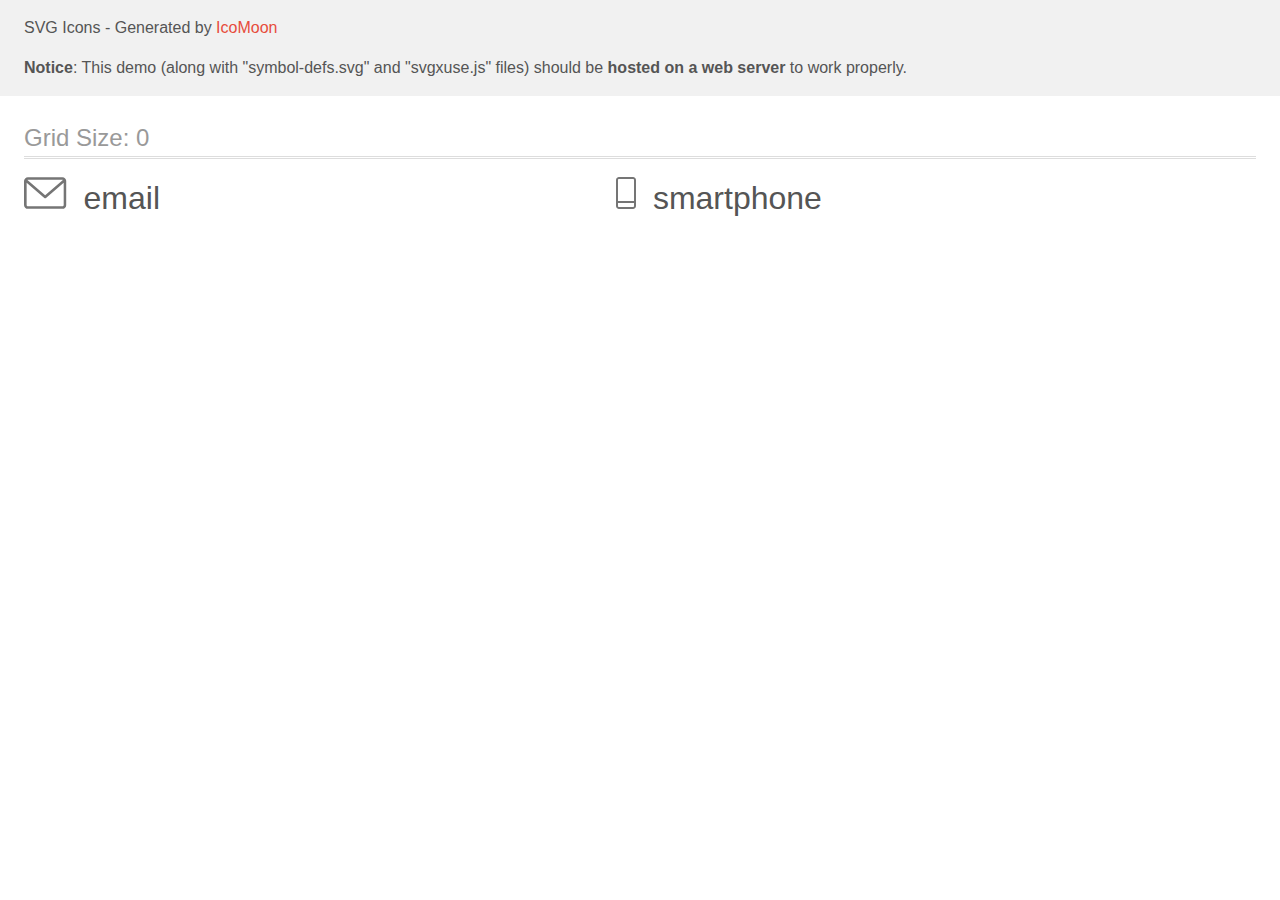
<file: images/svg/contacts/icomoon/demo-external-svg.html>
<!doctype html>
<html>
<head>
    <title>IcoMoon - SVG Icons</title>
    <meta charset="utf-8">
    <meta name="viewport" content="width=device-width, initial-scale=1">
    <link rel="stylesheet" href="demo-files/demo.css">
    <link rel="stylesheet" href="style.css">
</head>
<body>
<header class="bgc1 clearfix">
<div class="mhl">
    <p>SVG Icons - Generated by <a href="https://icomoon.io/app">IcoMoon</a></p><p><strong>Notice</strong>: This demo (along with "symbol-defs.svg" and "svgxuse.js" files) should be <b>hosted on a web server</b> to work properly.</p>
</div>
</header>
    <div class="clearfix mhl ptl">
        <h1 class="mvm mtn fgc1">Grid Size: 0</h1>
        <div class="glyph fs1">
            <div class="clearfix pbs">
                <svg class="icon email"><use xlink:href="symbol-defs.svg#email"></use></svg><span class="name"> email</span>
            </div>
        </div>
        <div class="glyph fs1">
            <div class="clearfix pbs">
                <svg class="icon smartphone"><use xlink:href="symbol-defs.svg#smartphone"></use></svg><span class="name"> smartphone</span>
            </div>
        </div>
  </div>
<script defer src="svgxuse.js"></script>
</body>
</html>
</file>
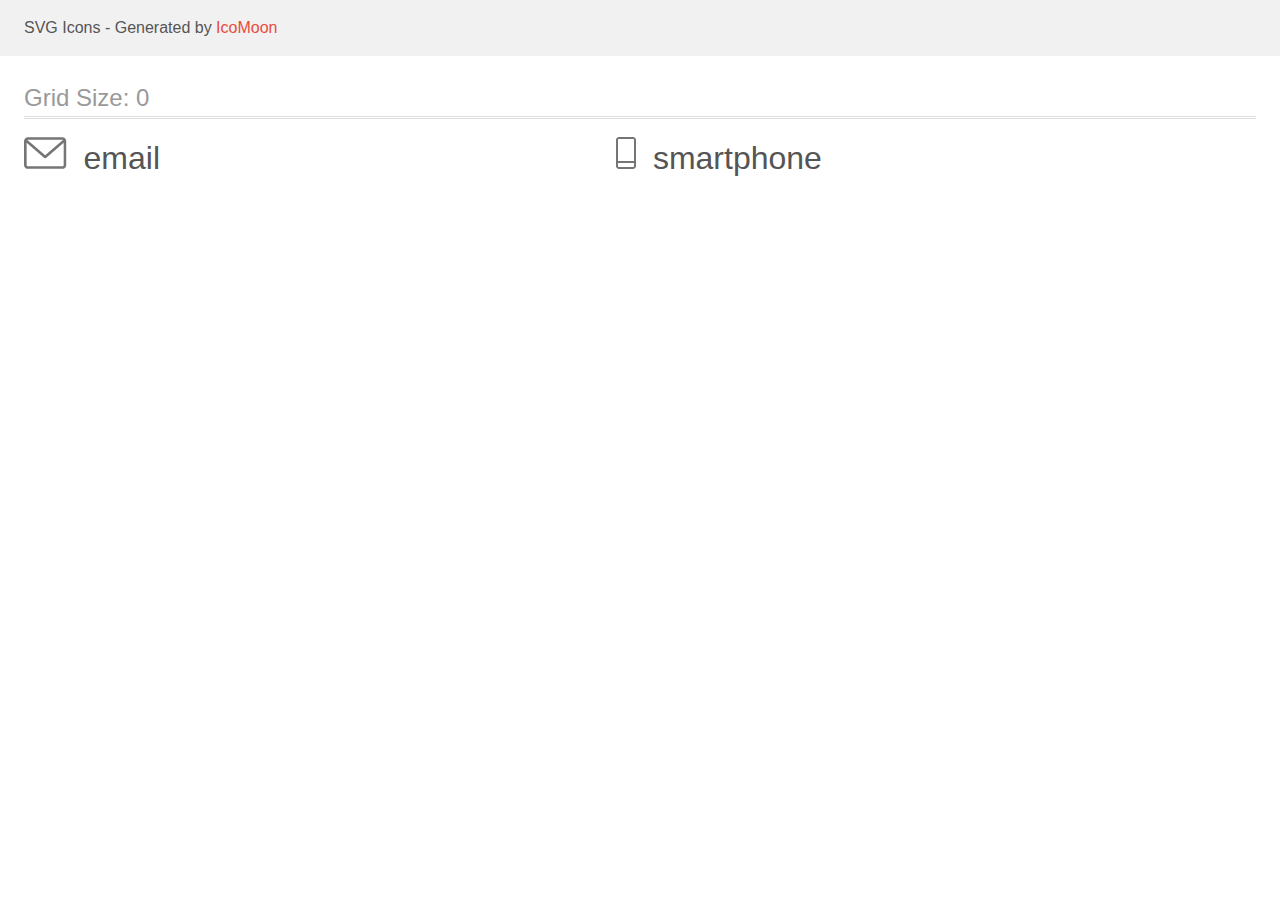
<file: images/svg/contacts/icomoon/demo.html>
<!doctype html>
<html>
<head>
    <title>IcoMoon - SVG Icons</title>
    <meta charset="utf-8">
    <meta name="viewport" content="width=device-width, initial-scale=1">
    <link rel="stylesheet" href="demo-files/demo.css">
    <link rel="stylesheet" href="style.css">
</head>
<body>
<svg aria-hidden="true" style="position: absolute; width: 0; height: 0; overflow: hidden;" version="1.1" xmlns="http://www.w3.org/2000/svg" xmlns:xlink="http://www.w3.org/1999/xlink">
<defs>
<symbol id="email" viewBox="0 0 43 32">
<path fill="#757575" style="fill: var(--color1, #757575)" d="M38.667 0h-34.667c-2.206 0-4 1.794-4 4v24c0 2.206 1.794 4 4 4h34.667c2.206 0 4-1.794 4-4v-24c0-2.206-1.794-4-4-4zM38.667 2.667c0.181 0 0.353 0.038 0.511 0.103l-17.844 15.466-17.844-15.466c0.158-0.066 0.33-0.103 0.511-0.103h34.667zM38.667 29.333h-34.667c-0.736 0-1.333-0.598-1.333-1.333v-22.413l17.793 15.421c0.251 0.217 0.563 0.326 0.874 0.326s0.622-0.108 0.874-0.326l17.793-15.421v22.413c0 0.736-0.598 1.333-1.333 1.333z"></path>
</symbol>
<symbol id="smartphone" viewBox="0 0 20 32">
<path fill="#757575" style="fill: var(--color1, #757575)" d="M17 0h-14c-1.654 0-3 1.346-3 3v26c0 1.654 1.346 3 3 3h14c1.654 0 3-1.346 3-3v-26c0-1.654-1.346-3-3-3zM3 2h14c0.552 0 1 0.448 1 1v21h-16v-21c0-0.552 0.448-1 1-1zM17 30h-14c-0.552 0-1-0.448-1-1v-3h16v3c0 0.552-0.448 1-1 1z"></path>
</symbol>
</defs>
</svg>

<header class="bgc1 clearfix">
<div class="mhl">
    <p>SVG Icons - Generated by <a href="https://icomoon.io/app">IcoMoon</a></p>
</div>
</header>
    <div class="clearfix mhl ptl">
        <h1 class="mvm mtn fgc1">Grid Size: 0</h1>
        <div class="glyph fs1">
            <div class="clearfix pbs">
                <svg class="icon email"><use xlink:href="#email"></use></svg><span class="name"> email</span>
            </div>
        </div>
        <div class="glyph fs1">
            <div class="clearfix pbs">
                <svg class="icon smartphone"><use xlink:href="#smartphone"></use></svg><span class="name"> smartphone</span>
            </div>
        </div>
  </div>
<script defer src="svgxuse.js"></script>
</body>
</html>
</file>
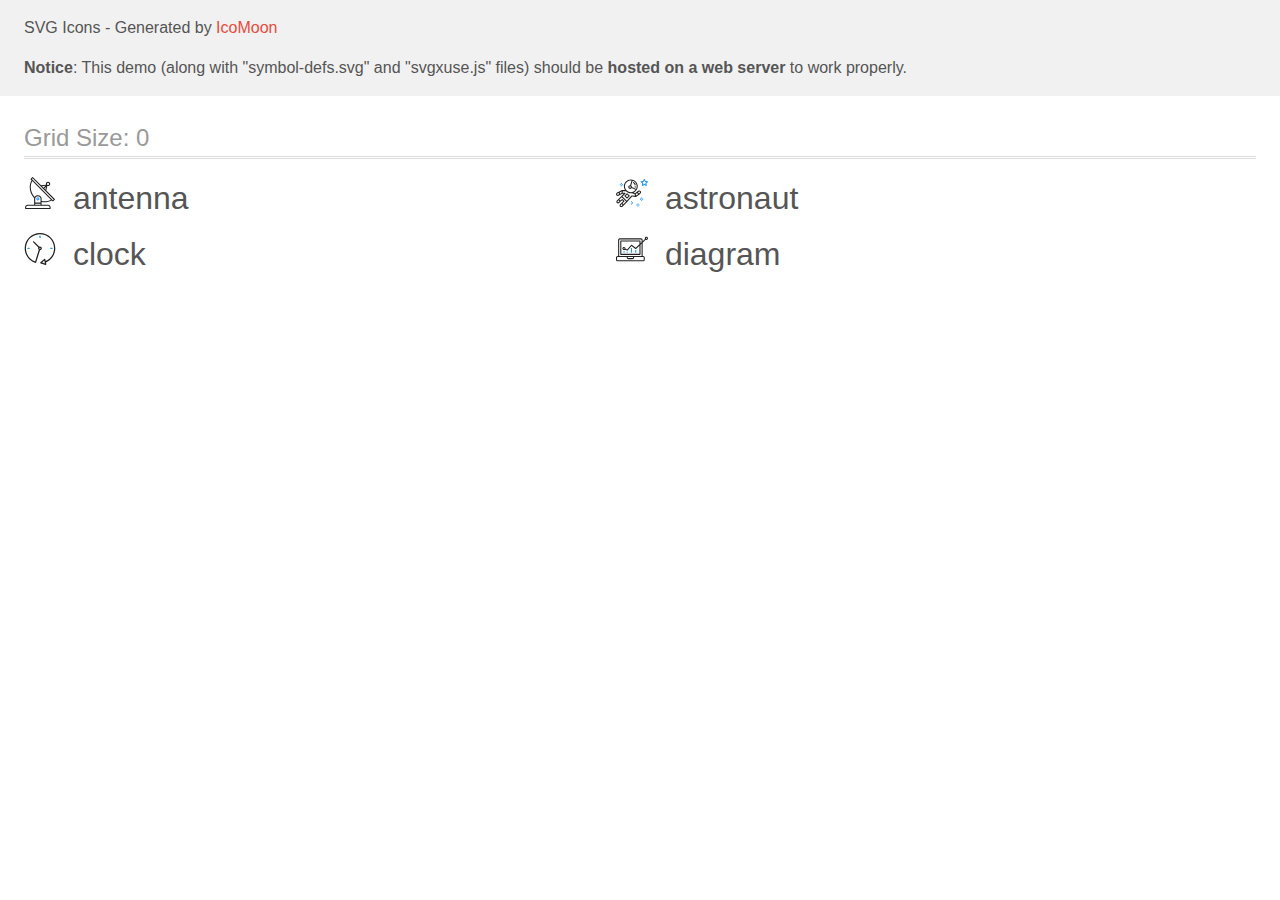
<file: images/svg/features/icomoon/demo-external-svg.html>
<!doctype html>
<html>
<head>
    <title>IcoMoon - SVG Icons</title>
    <meta charset="utf-8">
    <meta name="viewport" content="width=device-width, initial-scale=1">
    <link rel="stylesheet" href="demo-files/demo.css">
    <link rel="stylesheet" href="style.css">
</head>
<body>
<header class="bgc1 clearfix">
<div class="mhl">
    <p>SVG Icons - Generated by <a href="https://icomoon.io/app">IcoMoon</a></p><p><strong>Notice</strong>: This demo (along with "symbol-defs.svg" and "svgxuse.js" files) should be <b>hosted on a web server</b> to work properly.</p>
</div>
</header>
    <div class="clearfix mhl ptl">
        <h1 class="mvm mtn fgc1">Grid Size: 0</h1>
        <div class="glyph fs1">
            <div class="clearfix pbs">
                <svg class="icon antenna"><use xlink:href="symbol-defs.svg#antenna"></use></svg><span class="name"> antenna</span>
            </div>
        </div>
        <div class="glyph fs1">
            <div class="clearfix pbs">
                <svg class="icon astronaut"><use xlink:href="symbol-defs.svg#astronaut"></use></svg><span class="name"> astronaut</span>
            </div>
        </div>
        <div class="glyph fs1">
            <div class="clearfix pbs">
                <svg class="icon clock"><use xlink:href="symbol-defs.svg#clock"></use></svg><span class="name"> clock</span>
            </div>
        </div>
        <div class="glyph fs1">
            <div class="clearfix pbs">
                <svg class="icon diagram"><use xlink:href="symbol-defs.svg#diagram"></use></svg><span class="name"> diagram</span>
            </div>
        </div>
  </div>
<script defer src="svgxuse.js"></script>
</body>
</html>
</file>
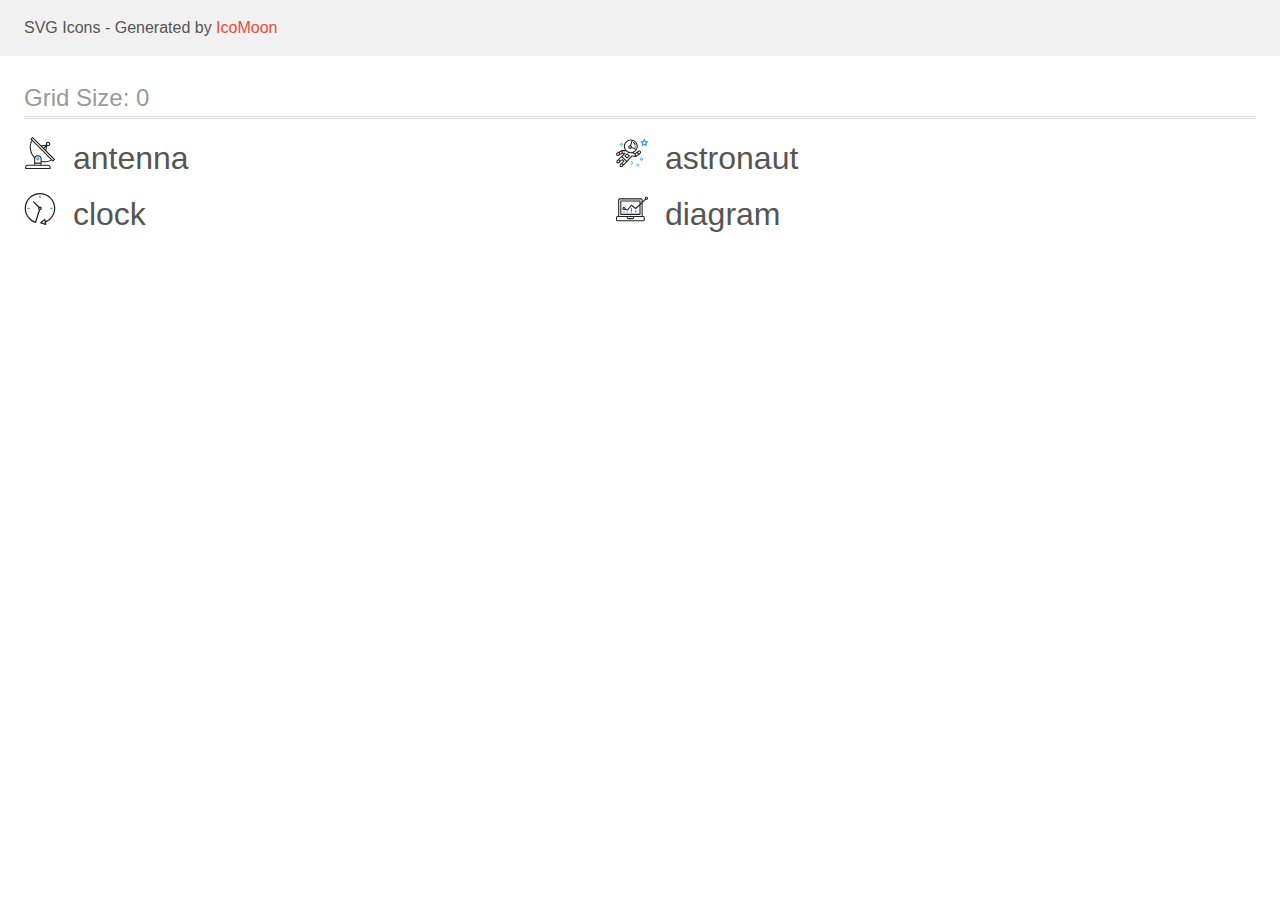
<file: images/svg/features/icomoon/demo.html>
<!doctype html>
<html>
<head>
    <title>IcoMoon - SVG Icons</title>
    <meta charset="utf-8">
    <meta name="viewport" content="width=device-width, initial-scale=1">
    <link rel="stylesheet" href="demo-files/demo.css">
    <link rel="stylesheet" href="style.css">
</head>
<body>
<svg aria-hidden="true" style="position: absolute; width: 0; height: 0; overflow: hidden;" version="1.1" xmlns="http://www.w3.org/2000/svg" xmlns:xlink="http://www.w3.org/1999/xlink">
<defs>
<symbol id="antenna" viewBox="0 0 32 32">
<path fill="#212121" style="fill: var(--color1, #212121)" d="M30.773 22.098l-8.443-8.505 0.937-4.615c0.242 0.094 0.499 0.144 0.758 0.146h0.006c1.192 0.014 2.17-0.941 2.184-2.133s-0.941-2.17-2.133-2.184c-1.192-0.014-2.17 0.941-2.184 2.133-0.003 0.255 0.039 0.509 0.125 0.749l-4.96 0.605-8.091-8.133c-0.099-0.101-0.235-0.159-0.377-0.16-0.14 0.001-0.274 0.056-0.373 0.155l-1.513 1.504c-0.208 0.208-0.208 0.546 0 0.754l0.814 0.826c-3.153 5.798-2.129 12.978 2.519 17.663 0.043 0.041 0.092 0.074 0.146 0.098-0.034 0.18-0.051 0.364-0.052 0.547v6.187h-6.4c-1.472 0.002-2.665 1.195-2.667 2.667v1.067c0 0.295 0.239 0.533 0.533 0.533h24.533c0.295 0 0.533-0.239 0.533-0.533v-1.067c-0.002-1.472-1.195-2.665-2.667-2.667h-6.4v-2.742c1.003 0.21 2.024 0.317 3.049 0.32 2.458-0.003 4.877-0.615 7.040-1.783l0.818 0.823c0.099 0.101 0.235 0.159 0.377 0.16 0.14-0.001 0.274-0.056 0.373-0.155l1.513-1.504c0.208-0.208 0.208-0.546 0-0.754zM23.28 6.233c0.418-0.415 1.093-0.414 1.508 0.004s0.414 1.093-0.004 1.508c-0.2 0.199-0.47 0.31-0.752 0.31h-0.003c-0.589-0.003-1.064-0.483-1.061-1.072 0.002-0.282 0.115-0.552 0.314-0.751h-0.002zM22.024 9.738l-0.598 2.946-1.175-1.182 1.774-1.763zM21.419 8.836l-1.92 1.909-1.485-1.493 3.405-0.415zM24.004 28.8c0.884 0 1.6 0.716 1.6 1.6v0.533h-23.467v-0.533c0-0.884 0.716-1.6 1.6-1.6h20.267zM16.537 26.667v1.067h-5.333v-1.067h5.333zM11.204 25.6v-4.053c0-1.294 1.196-2.347 2.667-2.347s2.667 1.053 2.667 2.347v4.053h-5.333zM17.604 23.904v-2.357c0-1.882-1.675-3.413-3.733-3.413-1.331-0.020-2.576 0.657-3.281 1.786-4.058-4.274-4.971-10.645-2.279-15.887l18.602 18.708c-2.872 1.461-6.165 1.873-9.309 1.163zM28.893 23.22l-21.057-21.181 0.755-0.752 7.935 7.98c0.004 0 0.006 0.007 0.010 0.010l13.115 13.191-0.757 0.752z"></path>
<path fill="#2196f3" style="fill: var(--color2, #2196f3)" d="M13.876 20.267h-0.005c-0.884-0.001-1.601 0.714-1.602 1.598s0.714 1.601 1.598 1.602h0.005c0.884 0.001 1.601-0.714 1.602-1.598s-0.714-1.601-1.598-1.602zM14.249 22.245c-0.1 0.1-0.236 0.156-0.378 0.155-0.295-0.002-0.532-0.242-0.531-0.536 0.001-0.141 0.057-0.276 0.157-0.375s0.233-0.154 0.373-0.155c0.295 0.002 0.532 0.241 0.53 0.536-0.001 0.141-0.057 0.276-0.157 0.375h0.005z"></path>
</symbol>
<symbol id="astronaut" viewBox="0 0 32 32">
<path fill="#2196f3" style="fill: var(--color2, #2196f3)" d="M31.974 4.524c-0.063-0.193-0.229-0.333-0.43-0.363l-1.91-0.278-0.855-1.731c-0.179-0.365-0.777-0.365-0.956 0l-0.855 1.731-1.91 0.278c-0.201 0.029-0.367 0.17-0.431 0.363-0.062 0.193-0.011 0.405 0.135 0.547l1.383 1.348-0.326 1.903c-0.034 0.2 0.048 0.402 0.212 0.522 0.166 0.121 0.382 0.135 0.562 0.040l1.709-0.899 1.709 0.899c0.078 0.041 0.164 0.061 0.249 0.061 0.11 0 0.221-0.034 0.314-0.102 0.164-0.119 0.246-0.322 0.212-0.522l-0.326-1.903 1.383-1.348c0.145-0.142 0.197-0.354 0.135-0.547zM29.511 5.851c-0.125 0.122-0.183 0.299-0.153 0.472l0.191 1.114-1-0.526c-0.078-0.041-0.163-0.061-0.249-0.061s-0.17 0.020-0.249 0.061l-1.001 0.526 0.191-1.114c0.030-0.173-0.028-0.349-0.153-0.472l-0.81-0.789 1.119-0.163c0.174-0.025 0.324-0.134 0.402-0.292l0.5-1.013 0.5 1.013c0.078 0.157 0.228 0.267 0.402 0.292l1.119 0.163-0.809 0.789z"></path>
<path fill="#2196f3" style="fill: var(--color2, #2196f3)" d="M26.134 20.522h-1.067v1.067h1.067v-1.067z"></path>
<path fill="#2196f3" style="fill: var(--color2, #2196f3)" d="M26.134 22.656h-1.067v1.067h1.067v-1.067z"></path>
<path fill="#2196f3" style="fill: var(--color2, #2196f3)" d="M27.2 21.589h-1.067v1.067h1.067v-1.067z"></path>
<path fill="#2196f3" style="fill: var(--color2, #2196f3)" d="M25.067 21.589h-1.067v1.067h1.067v-1.067z"></path>
<path fill="#2196f3" style="fill: var(--color2, #2196f3)" d="M22.4 26.389h-1.067v1.067h1.067v-1.067z"></path>
<path fill="#2196f3" style="fill: var(--color2, #2196f3)" d="M22.4 28.522h-1.067v1.067h1.067v-1.067z"></path>
<path fill="#2196f3" style="fill: var(--color2, #2196f3)" d="M23.467 27.456h-1.067v1.067h1.067v-1.067z"></path>
<path fill="#2196f3" style="fill: var(--color2, #2196f3)" d="M21.333 27.456h-1.067v1.067h1.067v-1.067z"></path>
<path fill="#2196f3" style="fill: var(--color2, #2196f3)" d="M16 24.256h-1.067v1.067h1.067v-1.067z"></path>
<path fill="#2196f3" style="fill: var(--color2, #2196f3)" d="M16 26.389h-1.067v1.067h1.067v-1.067z"></path>
<path fill="#2196f3" style="fill: var(--color2, #2196f3)" d="M17.067 25.322h-1.067v1.067h1.067v-1.067z"></path>
<path fill="#2196f3" style="fill: var(--color2, #2196f3)" d="M5.867 6.122h-1.067v1.067h1.067v-1.067z"></path>
<path fill="#2196f3" style="fill: var(--color2, #2196f3)" d="M5.867 8.255h-1.067v1.067h1.067v-1.067z"></path>
<path fill="#2196f3" style="fill: var(--color2, #2196f3)" d="M6.933 7.189h-1.067v1.067h1.067v-1.067z"></path>
<path fill="#2196f3" style="fill: var(--color2, #2196f3)" d="M4.8 7.189h-1.067v1.067h1.067v-1.067z"></path>
<path fill="#212121" style="fill: var(--color1, #212121)" d="M24.715 14.159c-0.287-0.388-0.709-0.637-1.188-0.705-0.481-0.068-0.956 0.058-1.34 0.352l-1.252 0.96-1.898 1.417-1.358-0.541c2.421-1.086 4.114-3.508 4.114-6.32 0-3.823-3.123-6.933-6.961-6.933s-6.961 3.11-6.961 6.933c0 1.386 0.414 2.674 1.12 3.758l-2.764-0.024c-0.002 0-0.003 0-0.005 0-0.009 0-0.015 0.004-0.023 0.005-0.053 0.002-0.105 0.013-0.155 0.031-0.013 0.005-0.026 0.008-0.038 0.013-0.006 0.003-0.013 0.003-0.019 0.006l-3.233 1.596c-0.001 0-0.001 0-0.001 0.001l-1.893 0.911c-0.021 0.009-0.042 0.021-0.063 0.035-0.755 0.502-1.012 1.489-0.598 2.295 0.22 0.429 0.595 0.745 1.056 0.889 0.178 0.055 0.359 0.083 0.539 0.083 0.29 0 0.577-0.071 0.839-0.211l1.388-0.738 2.264-1.169 1.357-0.008-5.442 5.416c-0.001 0.001-0.001 0.001-0.002 0.001l-1.339 1.333c-0.316 0.315-0.49 0.732-0.49 1.178s0.174 0.863 0.49 1.179c0.325 0.323 0.752 0.485 1.179 0.485s0.854-0.162 1.18-0.485l1.314-1.309 1.741-1.3 0.901 0.897-1.762 1.754c-0 0.001-0.001 0.001-0.002 0.001l-1.339 1.333c-0.316 0.315-0.49 0.732-0.49 1.178s0.174 0.863 0.49 1.179c0.325 0.323 0.753 0.485 1.18 0.485s0.855-0.162 1.18-0.485l3.482-3.467c0.001-0.001 0.001-0.001 0.001-0.002l1.010-1-0.004-0.004c0.006-0.006 0.015-0.009 0.022-0.015l5.166-5.658 3.471 0.494c0.025 0.004 0.050 0.005 0.075 0.005 0.065 0 0.127-0.015 0.187-0.038 0.018-0.006 0.033-0.015 0.050-0.023 0.019-0.010 0.039-0.015 0.058-0.027l3.213-2.133c0.012-0.008 0.018-0.021 0.029-0.029 0.013-0.010 0.029-0.014 0.041-0.026l1.271-1.191c0.662-0.62 0.753-1.635 0.212-2.362zM2.13 17.77c-0.173 0.093-0.37 0.111-0.558 0.052-0.187-0.058-0.338-0.186-0.427-0.358-0.161-0.314-0.068-0.695 0.214-0.902l1.314-0.632 0.449 1.312-0.992 0.528zM5.628 15.942l-1.548 0.8-0.439-1.283 2.027-1.001-0.040 1.484zM20.727 9.322c0 0.918-0.219 1.785-0.599 2.559l-4.181-1.899c-0.044-0.573-0.341-1.075-0.788-1.388l1.464-4.86c2.378 0.756 4.105 2.974 4.105 5.588zM8.938 9.322c0-3.235 2.644-5.867 5.894-5.867 0.253 0 0.5 0.021 0.745 0.052l-1.432 4.754c-0.019-0.001-0.037-0.006-0.057-0.006-1.033 0-1.873 0.837-1.873 1.867s0.84 1.867 1.873 1.867c0.694 0 1.294-0.383 1.618-0.945l3.862 1.755c-1.075 1.446-2.795 2.39-4.737 2.39-3.25 0-5.894-2.632-5.894-5.867zM14.894 10.122c0 0.441-0.362 0.8-0.806 0.8s-0.806-0.359-0.806-0.8c0-0.441 0.362-0.8 0.806-0.8s0.806 0.359 0.806 0.8zM2.465 25.146c-0.236 0.234-0.619 0.234-0.854 0.001-0.114-0.114-0.176-0.263-0.176-0.423s0.062-0.309 0.176-0.421l0.962-0.958 0.851 0.848-0.959 0.955zM5.679 28.88c-0.236 0.234-0.619 0.235-0.855 0.001-0.114-0.114-0.176-0.263-0.176-0.423s0.062-0.309 0.176-0.421l0.963-0.959 0.852 0.848-0.96 0.955zM9.16 25.411c-0.001 0-0.001 0-0.002 0.001l-1.765 1.76-0.852-0.848 1.763-1.755c0 0 0 0 0-0s0.001-0.001 0.002-0.001c0.040-0.040 0.065-0.088 0.090-0.135 0.007-0.014 0.020-0.026 0.026-0.040 0.017-0.041 0.019-0.085 0.026-0.129 0.003-0.025 0.014-0.047 0.014-0.073 0-0.036-0.013-0.070-0.020-0.106-0.006-0.032-0.006-0.065-0.019-0.095-0.020-0.050-0.055-0.094-0.091-0.138-0.010-0.012-0.014-0.027-0.025-0.038 0 0 0 0-0.001 0s-0.001-0.002-0.001-0.002l-1.607-1.6c-0.017-0.017-0.039-0.024-0.058-0.038-0.028-0.022-0.055-0.042-0.087-0.058-0.030-0.015-0.061-0.024-0.093-0.033-0.034-0.010-0.067-0.017-0.103-0.020-0.033-0.002-0.063 0.001-0.095 0.005-0.036 0.004-0.069 0.009-0.104 0.020-0.034 0.011-0.063 0.027-0.094 0.045-0.020 0.011-0.042 0.015-0.061 0.029l-1.773 1.324-0.901-0.897 2.399-2.386 4.361 4.289-0.928 0.919zM15.979 18.394c-0.015-0.002-0.030 0.004-0.045 0.003-0.039-0.002-0.076 0.001-0.115 0.007-0.030 0.005-0.059 0.011-0.088 0.021-0.034 0.012-0.065 0.028-0.097 0.047-0.030 0.018-0.057 0.037-0.083 0.061-0.013 0.011-0.028 0.017-0.040 0.029l-4.698 5.146-4.328-4.257 2.833-2.818c0.209-0.208 0.21-0.546 0.002-0.755-0.105-0.105-0.243-0.157-0.381-0.156v-0.001l-2.219 0.013 0.028-1.607 3.104 0.027c1.265 1.294 3.029 2.101 4.981 2.101 0.437 0 0.864-0.045 1.279-0.123 0.040 0.032 0.079 0.065 0.13 0.085l2.41 0.96 0.331 1.644-3.003-0.427zM20.020 18.572l-0.313-1.558 1.446-1.080 0.947 1.257-2.080 1.381zM23.774 15.741l-0.838 0.785-0.931-1.236 0.831-0.637c0.155-0.119 0.351-0.168 0.543-0.143 0.193 0.027 0.364 0.128 0.48 0.284 0.217 0.292 0.18 0.699-0.085 0.947z"></path>
<path fill="#212121" style="fill: var(--color1, #212121)" d="M13.602 18.544l-2.143-2.133c-0.207-0.207-0.545-0.207-0.753 0l-2.142 2.133c-0.1 0.101-0.157 0.236-0.157 0.378s0.056 0.278 0.157 0.378l2.142 2.133c0.104 0.103 0.241 0.155 0.377 0.155s0.273-0.052 0.376-0.155l2.143-2.133c0.1-0.1 0.157-0.236 0.157-0.378s-0.057-0.278-0.157-0.378zM11.083 20.303l-1.387-1.381 1.387-1.381 1.387 1.381-1.387 1.381z"></path>
<path fill="#212121" style="fill: var(--color1, #212121)" d="M17.164 5.071l-0.258 1.036c0.071 0.018 1.738 0.452 1.738 2.149h1.067c-0-2.017-1.666-2.965-2.547-3.185z"></path>
<path fill="#212121" style="fill: var(--color1, #212121)" d="M19.711 9.322h-1.067v1.067h1.067v-1.067z"></path>
</symbol>
<symbol id="clock" viewBox="0 0 32 32">
<path fill="#212121" style="fill: var(--color1, #212121)" d="M31.297 15.301c-0.002-8.452-6.855-15.303-15.308-15.301s-15.303 6.855-15.301 15.308c0.001 6.658 4.307 12.551 10.649 14.576 0.061 0.019 0.124 0.029 0.187 0.029 0.121-0 0.239-0.032 0.342-0.094 0.135-0.080 0.236-0.207 0.283-0.356l3.865-12.25c1.057-0.005 1.909-0.866 1.903-1.923s-0.866-1.909-1.923-1.903c-0.284 0.001-0.565 0.067-0.82 0.191l-5.106-5.107c-0.253-0.245-0.657-0.238-0.902 0.016-0.239 0.247-0.239 0.639 0 0.886l5.103 5.109c-0.392 0.799-0.168 1.764 0.536 2.309l-3.683 11.673c-7.278-2.681-11.004-10.754-8.323-18.032s10.754-11.004 18.032-8.323 11.004 10.754 8.323 18.032c-1.31 3.556-4.001 6.431-7.462 7.973l-0.398-1.874c-0.073-0.344-0.411-0.565-0.756-0.492-0.109 0.023-0.209 0.074-0.292 0.148l-3.837 3.426c-0.263 0.234-0.287 0.637-0.052 0.9 0.076 0.085 0.174 0.149 0.283 0.184l4.899 1.563c0.335 0.108 0.694-0.077 0.802-0.412 0.034-0.106 0.040-0.219 0.017-0.328l-0.391-1.839c5.664-2.388 9.342-7.942 9.329-14.089zM15.992 14.664c0.352 0 0.638 0.286 0.638 0.638s-0.286 0.638-0.638 0.638c-0.352 0-0.638-0.285-0.638-0.638s0.285-0.638 0.638-0.638zM18.093 29.528l2.184-1.948 0.603 2.84-2.787-0.892z"></path>
<path fill="#2196f3" style="fill: var(--color2, #2196f3)" d="M15.354 3.185v1.275c0 0.352 0.285 0.638 0.638 0.638s0.638-0.285 0.638-0.638v-1.275c0-0.352-0.286-0.638-0.638-0.638s-0.638 0.286-0.638 0.638z"></path>
<path fill="#2196f3" style="fill: var(--color2, #2196f3)" d="M3.876 14.664c-0.352 0-0.638 0.286-0.638 0.638s0.285 0.638 0.638 0.638h1.275c0.352 0 0.638-0.285 0.638-0.638s-0.285-0.638-0.638-0.638h-1.275z"></path>
<path fill="#2196f3" style="fill: var(--color2, #2196f3)" d="M28.108 15.939c0.352 0 0.638-0.285 0.638-0.638s-0.285-0.638-0.638-0.638h-1.275c-0.352 0-0.638 0.286-0.638 0.638s0.286 0.638 0.638 0.638h1.275z"></path>
</symbol>
<symbol id="diagram" viewBox="0 0 32 32">
<path fill="#2196f3" style="fill: var(--color2, #2196f3)" d="M14.926 14.965h1.066v4.798h-1.066v-4.797z"></path>
<path fill="#2196f3" style="fill: var(--color2, #2196f3)" d="M19.19 17.097h1.066v2.665h-1.066v-2.665z"></path>
<path fill="#2196f3" style="fill: var(--color2, #2196f3)" d="M10.661 18.696h1.066v1.066h-1.066v-1.066z"></path>
<path fill="#2196f3" style="fill: var(--color2, #2196f3)" d="M7.463 18.163h1.066v1.599h-1.066v-1.599z"></path>
<path fill="#212121" style="fill: var(--color1, #212121)" d="M1.599 28.291h25.587c0.883 0 1.599-0.716 1.599-1.599v-2.132c0-0.883-0.716-1.599-1.599-1.599h-0.533v-13.293l3.028-2.868c0.703 0.346 1.553 0.136 2.013-0.499s0.396-1.508-0.152-2.068-1.42-0.644-2.065-0.198c-0.644 0.446-0.873 1.292-0.542 2.002l-2.281 2.163v-1.23c0-0.883-0.716-1.599-1.599-1.599h-21.322c-0.883 0-1.599 0.716-1.599 1.599v15.992h-0.533c-0.883 0-1.599 0.716-1.599 1.599v2.132c0 0.883 0.716 1.599 1.599 1.599zM30.384 4.837c0.294 0 0.533 0.239 0.533 0.533s-0.239 0.533-0.533 0.533c-0.294 0-0.533-0.239-0.533-0.533s0.239-0.533 0.533-0.533zM3.198 6.969c0-0.294 0.239-0.533 0.533-0.533h21.322c0.294 0 0.533 0.239 0.533 0.533v2.239l-1.066 1.013v-2.186c0-0.294-0.239-0.533-0.533-0.533h-19.19c-0.294 0-0.533 0.239-0.533 0.533v13.326c0 0.294 0.239 0.533 0.533 0.533h19.19c0.294 0 0.533-0.239 0.533-0.533v-9.674l1.066-1.010v12.284h-22.388v-15.992zM7.996 13.899c-0.721-0.002-1.354 0.478-1.546 1.174s0.105 1.433 0.725 1.801c0.62 0.368 1.41 0.276 1.928-0.226l1.853 0.93c0.215 0.108 0.476 0.057 0.636-0.123l3.939-4.431 3.872 2.901c0.208 0.156 0.498 0.139 0.686-0.039l3.365-3.188v8.131h-18.124v-12.26h18.124v2.66l-3.771 3.572-3.904-2.927c-0.222-0.166-0.534-0.135-0.718 0.072l-3.993 4.493-1.493-0.746c0.011-0.064 0.018-0.129 0.020-0.193 0-0.883-0.716-1.599-1.599-1.599zM8.529 15.498c0 0.294-0.239 0.533-0.533 0.533s-0.533-0.239-0.533-0.533c0-0.294 0.239-0.533 0.533-0.533s0.533 0.239 0.533 0.533zM11.727 24.027h5.331v0.533c0 0.294-0.239 0.533-0.533 0.533h-4.264c-0.294 0-0.533-0.239-0.533-0.533v-0.533zM1.066 24.56c0-0.294 0.239-0.533 0.533-0.533h9.062v0.533c0 0.883 0.716 1.599 1.599 1.599h4.264c0.883 0 1.599-0.716 1.599-1.599v-0.533h9.062c0.294 0 0.533 0.239 0.533 0.533v2.132c0 0.294-0.239 0.533-0.533 0.533h-25.587c-0.294 0-0.533-0.239-0.533-0.533v-2.132z"></path>
</symbol>
</defs>
</svg>

<header class="bgc1 clearfix">
<div class="mhl">
    <p>SVG Icons - Generated by <a href="https://icomoon.io/app">IcoMoon</a></p>
</div>
</header>
    <div class="clearfix mhl ptl">
        <h1 class="mvm mtn fgc1">Grid Size: 0</h1>
        <div class="glyph fs1">
            <div class="clearfix pbs">
                <svg class="icon antenna"><use xlink:href="#antenna"></use></svg><span class="name"> antenna</span>
            </div>
        </div>
        <div class="glyph fs1">
            <div class="clearfix pbs">
                <svg class="icon astronaut"><use xlink:href="#astronaut"></use></svg><span class="name"> astronaut</span>
            </div>
        </div>
        <div class="glyph fs1">
            <div class="clearfix pbs">
                <svg class="icon clock"><use xlink:href="#clock"></use></svg><span class="name"> clock</span>
            </div>
        </div>
        <div class="glyph fs1">
            <div class="clearfix pbs">
                <svg class="icon diagram"><use xlink:href="#diagram"></use></svg><span class="name"> diagram</span>
            </div>
        </div>
  </div>
<script defer src="svgxuse.js"></script>
</body>
</html>
</file>
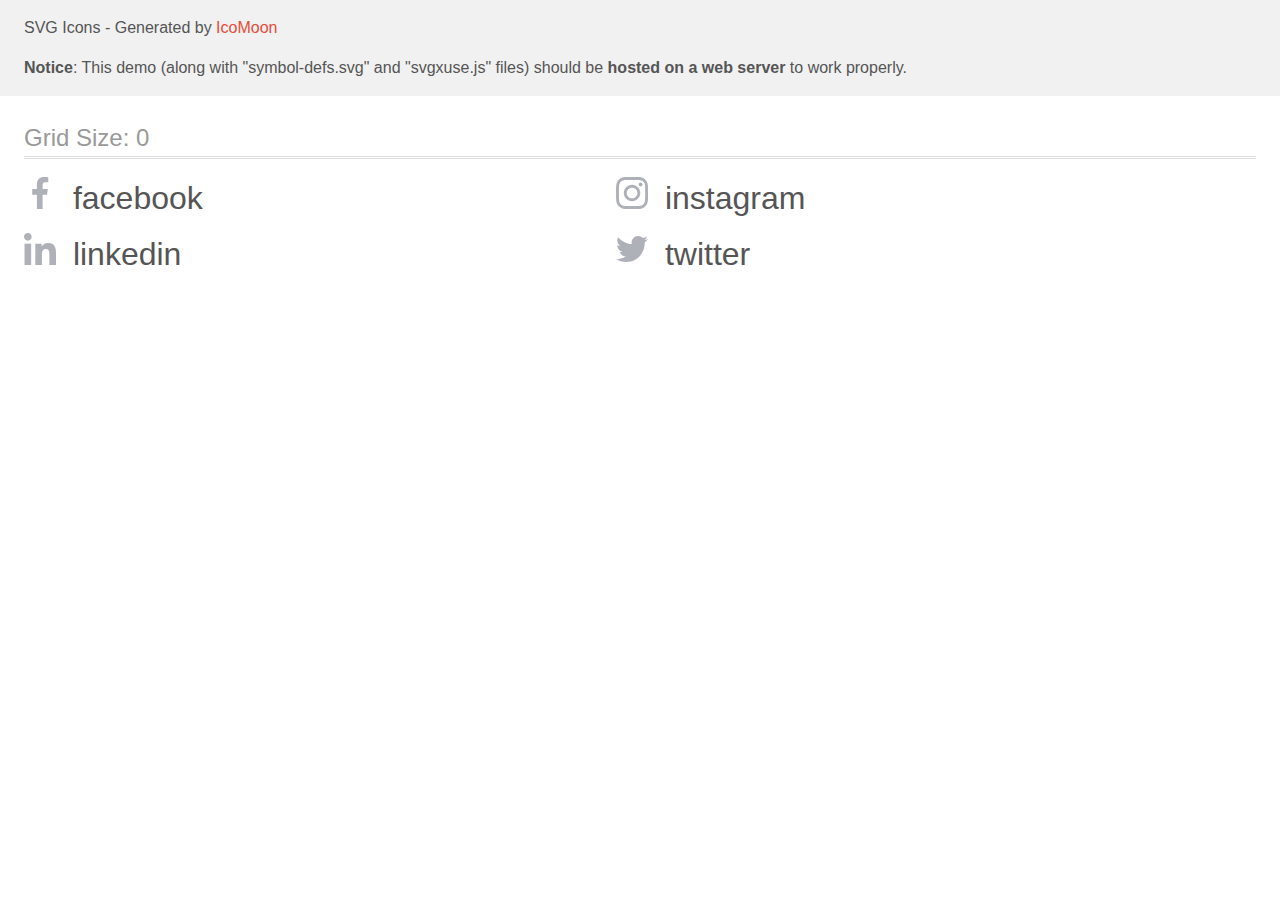
<file: images/svg/social/icomoon/demo-external-svg.html>
<!doctype html>
<html>
<head>
    <title>IcoMoon - SVG Icons</title>
    <meta charset="utf-8">
    <meta name="viewport" content="width=device-width, initial-scale=1">
    <link rel="stylesheet" href="demo-files/demo.css">
    <link rel="stylesheet" href="style.css">
</head>
<body>
<header class="bgc1 clearfix">
<div class="mhl">
    <p>SVG Icons - Generated by <a href="https://icomoon.io/app">IcoMoon</a></p><p><strong>Notice</strong>: This demo (along with "symbol-defs.svg" and "svgxuse.js" files) should be <b>hosted on a web server</b> to work properly.</p>
</div>
</header>
    <div class="clearfix mhl ptl">
        <h1 class="mvm mtn fgc1">Grid Size: 0</h1>
        <div class="glyph fs1">
            <div class="clearfix pbs">
                <svg class="icon facebook"><use xlink:href="symbol-defs.svg#facebook"></use></svg><span class="name"> facebook</span>
            </div>
        </div>
        <div class="glyph fs1">
            <div class="clearfix pbs">
                <svg class="icon instagram"><use xlink:href="symbol-defs.svg#instagram"></use></svg><span class="name"> instagram</span>
            </div>
        </div>
        <div class="glyph fs1">
            <div class="clearfix pbs">
                <svg class="icon linkedin"><use xlink:href="symbol-defs.svg#linkedin"></use></svg><span class="name"> linkedin</span>
            </div>
        </div>
        <div class="glyph fs1">
            <div class="clearfix pbs">
                <svg class="icon twitter"><use xlink:href="symbol-defs.svg#twitter"></use></svg><span class="name"> twitter</span>
            </div>
        </div>
  </div>
<script defer src="svgxuse.js"></script>
</body>
</html>
</file>
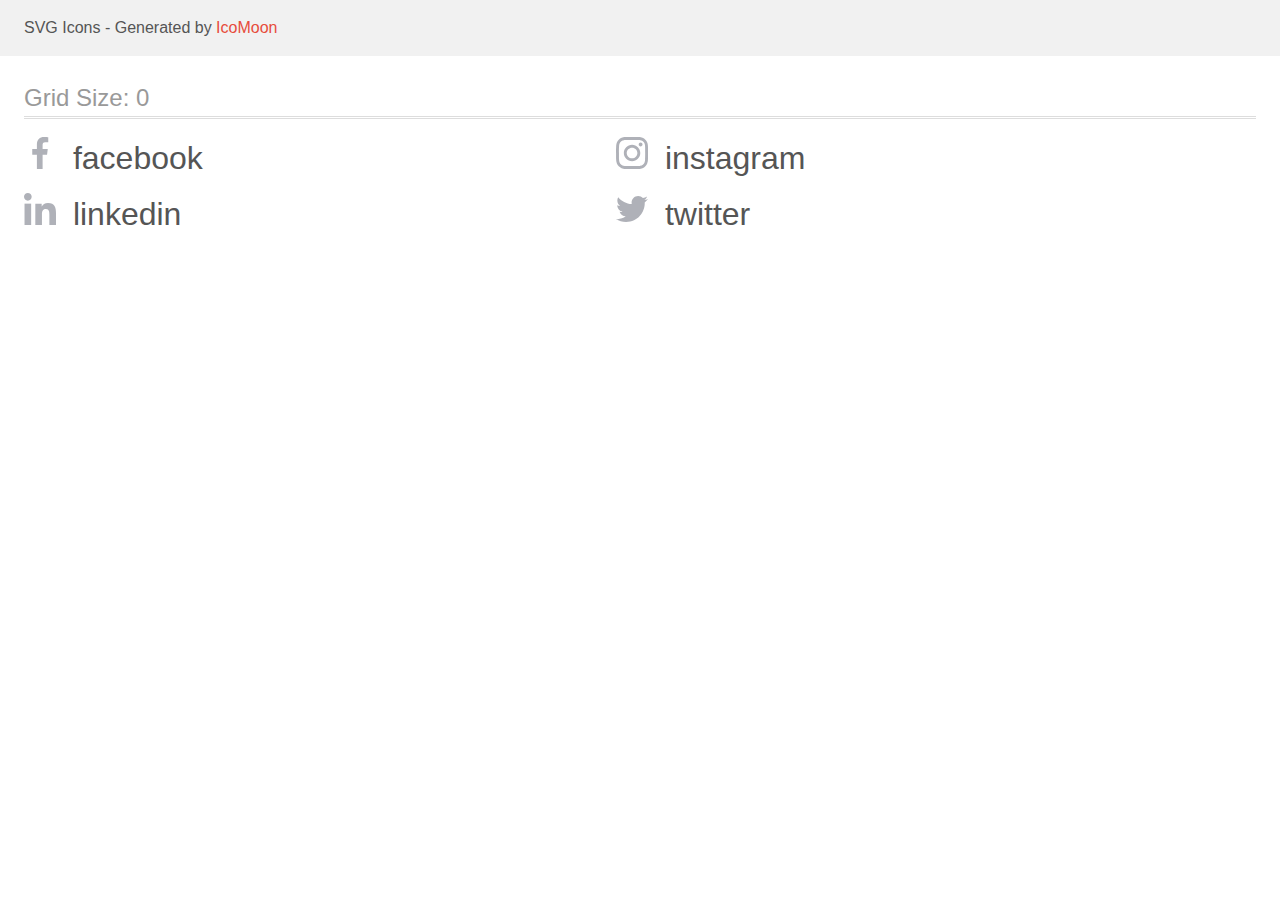
<file: images/svg/social/icomoon/demo.html>
<!doctype html>
<html>
<head>
    <title>IcoMoon - SVG Icons</title>
    <meta charset="utf-8">
    <meta name="viewport" content="width=device-width, initial-scale=1">
    <link rel="stylesheet" href="demo-files/demo.css">
    <link rel="stylesheet" href="style.css">
</head>
<body>
<svg aria-hidden="true" style="position: absolute; width: 0; height: 0; overflow: hidden;" version="1.1" xmlns="http://www.w3.org/2000/svg" xmlns:xlink="http://www.w3.org/1999/xlink">
<defs>
<symbol id="facebook" viewBox="0 0 32 32">
<path fill="#afb1b8" style="fill: var(--color1, #afb1b8)" d="M21.329 5.313h2.921v-5.088c-0.504-0.069-2.237-0.225-4.256-0.225-4.212 0-7.097 2.649-7.097 7.519v4.481h-4.648v5.688h4.648v14.312h5.699v-14.311h4.46l0.708-5.688h-5.169v-3.919c0.001-1.644 0.444-2.769 2.735-2.769z"></path>
</symbol>
<symbol id="instagram" viewBox="0 0 32 32">
<path fill="#afb1b8" style="fill: var(--color1, #afb1b8)" d="M31.969 9.408c-0.075-1.7-0.35-2.869-0.744-3.882-0.406-1.075-1.032-2.038-1.851-2.838-0.8-0.813-1.769-1.444-2.832-1.844-1.019-0.394-2.182-0.669-3.882-0.744-1.713-0.081-2.257-0.1-6.601-0.1s-4.888 0.019-6.595 0.094c-1.7 0.075-2.869 0.35-3.882 0.744-1.075 0.406-2.038 1.031-2.838 1.85-0.813 0.8-1.444 1.769-1.844 2.832-0.394 1.019-0.669 2.182-0.744 3.882-0.081 1.713-0.1 2.257-0.1 6.601s0.019 4.888 0.094 6.595c0.075 1.7 0.35 2.869 0.744 3.882 0.406 1.075 1.038 2.038 1.85 2.838 0.8 0.813 1.769 1.444 2.832 1.844 1.019 0.394 2.182 0.669 3.882 0.744 1.706 0.075 2.25 0.094 6.595 0.094s4.888-0.019 6.595-0.094c1.7-0.075 2.869-0.35 3.882-0.744 2.151-0.832 3.851-2.532 4.682-4.682 0.394-1.019 0.669-2.182 0.744-3.882 0.075-1.707 0.094-2.251 0.094-6.595s-0.006-4.888-0.081-6.595zM29.087 22.473c-0.069 1.563-0.331 2.407-0.55 2.969-0.538 1.394-1.644 2.5-3.038 3.038-0.563 0.219-1.413 0.481-2.969 0.55-1.688 0.075-2.194 0.094-6.464 0.094s-4.782-0.019-6.464-0.094c-1.563-0.069-2.407-0.331-2.969-0.55-0.694-0.256-1.325-0.663-1.838-1.194-0.531-0.519-0.938-1.144-1.194-1.838-0.219-0.563-0.481-1.413-0.55-2.969-0.075-1.688-0.094-2.194-0.094-6.464s0.019-4.782 0.094-6.464c0.069-1.563 0.331-2.407 0.55-2.969 0.256-0.694 0.663-1.325 1.2-1.838 0.519-0.531 1.144-0.938 1.838-1.194 0.563-0.219 1.413-0.481 2.969-0.55 1.688-0.075 2.194-0.094 6.464-0.094 4.276 0 4.782 0.019 6.464 0.094 1.563 0.069 2.407 0.331 2.969 0.55 0.694 0.256 1.325 0.662 1.838 1.194 0.531 0.519 0.938 1.144 1.194 1.838 0.219 0.563 0.481 1.413 0.55 2.969 0.075 1.688 0.094 2.194 0.094 6.464s-0.019 4.77-0.094 6.458z"></path>
<path fill="#afb1b8" style="fill: var(--color1, #afb1b8)" d="M16.059 7.783c-4.538 0-8.22 3.682-8.22 8.22s3.682 8.22 8.22 8.22c4.539 0 8.22-3.682 8.22-8.22s-3.682-8.22-8.22-8.22zM16.059 21.335c-2.944 0-5.332-2.388-5.332-5.332s2.388-5.332 5.332-5.332c2.944 0 5.332 2.388 5.332 5.332s-2.388 5.332-5.332 5.332z"></path>
<path fill="#afb1b8" style="fill: var(--color1, #afb1b8)" d="M26.524 7.458c0 1.060-0.859 1.919-1.919 1.919s-1.919-0.859-1.919-1.919c0-1.060 0.859-1.919 1.919-1.919s1.919 0.859 1.919 1.919z"></path>
</symbol>
<symbol id="linkedin" viewBox="0 0 32 32">
<path fill="#afb1b8" style="fill: var(--color1, #afb1b8)" d="M31.992 32v-0.001h0.008v-11.736c0-5.741-1.236-10.164-7.948-10.164-3.227 0-5.392 1.771-6.276 3.449h-0.093v-2.913h-6.364v21.364h6.627v-10.579c0-2.785 0.528-5.479 3.977-5.479 3.399 0 3.449 3.179 3.449 5.657v10.401h6.62z"></path>
<path fill="#afb1b8" style="fill: var(--color1, #afb1b8)" d="M0.528 10.636h6.635v21.364h-6.635v-21.364z"></path>
<path fill="#afb1b8" style="fill: var(--color1, #afb1b8)" d="M3.843 0c-2.121 0-3.843 1.721-3.843 3.843s1.721 3.879 3.843 3.879c2.121 0 3.843-1.757 3.843-3.879-0.001-2.121-1.723-3.843-3.843-3.843v0z"></path>
</symbol>
<symbol id="twitter" viewBox="0 0 32 32">
<path fill="#afb1b8" style="fill: var(--color1, #afb1b8)" d="M32 6.078c-1.19 0.522-2.458 0.868-3.78 1.036 1.36-0.812 2.398-2.088 2.886-3.626-1.268 0.756-2.668 1.29-4.16 1.588-1.204-1.282-2.92-2.076-4.792-2.076-3.632 0-6.556 2.948-6.556 6.562 0 0.52 0.044 1.020 0.152 1.496-5.454-0.266-10.28-2.88-13.522-6.862-0.566 0.982-0.898 2.106-0.898 3.316 0 2.272 1.17 4.286 2.914 5.452-1.054-0.020-2.088-0.326-2.964-0.808 0 0.020 0 0.046 0 0.072 0 3.188 2.274 5.836 5.256 6.446-0.534 0.146-1.116 0.216-1.72 0.216-0.42 0-0.844-0.024-1.242-0.112 0.85 2.598 3.262 4.508 6.13 4.57-2.232 1.746-5.066 2.798-8.134 2.798-0.538 0-1.054-0.024-1.57-0.090 2.906 1.874 6.35 2.944 10.064 2.944 12.072 0 18.672-10 18.672-18.668 0-0.29-0.010-0.57-0.024-0.848 1.302-0.924 2.396-2.078 3.288-3.406z"></path>
</symbol>
</defs>
</svg>

<header class="bgc1 clearfix">
<div class="mhl">
    <p>SVG Icons - Generated by <a href="https://icomoon.io/app">IcoMoon</a></p>
</div>
</header>
    <div class="clearfix mhl ptl">
        <h1 class="mvm mtn fgc1">Grid Size: 0</h1>
        <div class="glyph fs1">
            <div class="clearfix pbs">
                <svg class="icon facebook"><use xlink:href="#facebook"></use></svg><span class="name"> facebook</span>
            </div>
        </div>
        <div class="glyph fs1">
            <div class="clearfix pbs">
                <svg class="icon instagram"><use xlink:href="#instagram"></use></svg><span class="name"> instagram</span>
            </div>
        </div>
        <div class="glyph fs1">
            <div class="clearfix pbs">
                <svg class="icon linkedin"><use xlink:href="#linkedin"></use></svg><span class="name"> linkedin</span>
            </div>
        </div>
        <div class="glyph fs1">
            <div class="clearfix pbs">
                <svg class="icon twitter"><use xlink:href="#twitter"></use></svg><span class="name"> twitter</span>
            </div>
        </div>
  </div>
<script defer src="svgxuse.js"></script>
</body>
</html>
</file>
<file: images/svg/clients/icomoon/demo-files/demo.css>
body {
  padding: 0;
  margin: 0;
  font-family: sans-serif;
  font-size: 1em;
  line-height: 1.5;
  color: #555;
  background: #fff;
}
h1 {
  font-size: 1.5em;
  font-weight: normal;
  box-shadow: 0 1px #ddd, 0 2px #fff, 0 3px #ddd;
}
small {
  font-size: .66666667em;
}
a {
  color: #e74c3c;
  text-decoration: none;
}
a:hover, a:focus {
  box-shadow: 0 1px #e74c3c;
}
.bshadow0, input {
  box-shadow: inset 0 -2px #e7e7e7;
}
input:hover {
  box-shadow: inset 0 -2px #ccc;
}
input, fieldset {
  font-size: 1em;
  margin: 0;
  padding: 0;
  border: 0;
}
input {
  color: inherit;
  line-height: 1.5;
  height: 1.5em;
  padding: .25em 0;
}
input:focus {
  outline: none;
  box-shadow: inset 0 -2px #449fdb;
}
.glyph {
  font-size: 16px;
  margin-right: 1.5em;
  float: left;
  width: 17em;
}
svg {
  color: #000;
}
.liga {
  width: 80%;
  width: calc(100% - 2.5em);
}
.talign-right {
  text-align: right;
}
.talign-center {
  text-align: center;
}
.bgc1 {
  background: #f1f1f1;
}
.fgc0 {
  color: #000;
}
.fgc1 {
  color: #999;
}
p {
  margin-top: 1em;
  margin-bottom: 1em;
}
.mvm {
  margin-top: .75em;
  margin-bottom: .75em;
}
.mtn {
  margin-top: 0;
}
.mtl, .mal {
  margin-top: 1.5em;
}
.mbl, .mal {
  margin-bottom: 1.5em;
}
.mal, .mhl {
  margin-left: 1.5em;
  margin-right: 1.5em;
}
.mhmm {
  margin-left: 1em;
  margin-right: 1em;
}
.ptl {
  padding-top: 1.5em;
}
.pbs, .pvs {
  padding-bottom: .25em;
}
.pvs, .pts {
  padding-top: .25em;
}
.unit {
  float: left;
}
.unitRight {
  float: right;
}
.size1of2 {
  width: 50%;
}
.size1of1 {
  width: 100%;
}
.clearfix:before, .clearfix:after {
  content: " ";
  display: table;
}
.clearfix:after {
  clear: both;
}
.hidden-true {
  display: none;
}
.textbox0 {
  width: 3em;
  background: #f1f1f1;
  padding: .25em .5em;
  line-height: 1.5;
  height: 1.5em;
}
.fs0 {
  font-size: 16px;
}
.fs1 {
  font-size: 32px;
}
.name {
  margin-left: .25em;
}
</file>
<file: images/svg/clients/icomoon/style.css>
.icon {
  display: inline-block;
  width: 1em;
  height: 1em;
  stroke-width: 0;
  stroke: currentColor;
  fill: currentColor;
}

/* ==========================================
Single-colored icons can be modified like so:
.name {
  font-size: 32px;
  color: red;
}
========================================== */

.brand {
  width: 1.3408203125em;
}

.company {
  width: 1.0712890625em;
}

.foster-peters {
  width: 2.0234375em;
}

.tag-line {
  width: 2.0888671875em;
}

.tagline-here {
  width: 0.76953125em;
}

.ya-and-co {
  width: 0.8720703125em;
}
</file>
<file: images/svg/contacts/icomoon/demo-files/demo.css>
body {
  padding: 0;
  margin: 0;
  font-family: sans-serif;
  font-size: 1em;
  line-height: 1.5;
  color: #555;
  background: #fff;
}
h1 {
  font-size: 1.5em;
  font-weight: normal;
  box-shadow: 0 1px #ddd, 0 2px #fff, 0 3px #ddd;
}
small {
  font-size: .66666667em;
}
a {
  color: #e74c3c;
  text-decoration: none;
}
a:hover, a:focus {
  box-shadow: 0 1px #e74c3c;
}
.bshadow0, input {
  box-shadow: inset 0 -2px #e7e7e7;
}
input:hover {
  box-shadow: inset 0 -2px #ccc;
}
input, fieldset {
  font-size: 1em;
  margin: 0;
  padding: 0;
  border: 0;
}
input {
  color: inherit;
  line-height: 1.5;
  height: 1.5em;
  padding: .25em 0;
}
input:focus {
  outline: none;
  box-shadow: inset 0 -2px #449fdb;
}
.glyph {
  font-size: 16px;
  margin-right: 1.5em;
  float: left;
  width: 17em;
}
svg {
  color: #000;
}
.liga {
  width: 80%;
  width: calc(100% - 2.5em);
}
.talign-right {
  text-align: right;
}
.talign-center {
  text-align: center;
}
.bgc1 {
  background: #f1f1f1;
}
.fgc0 {
  color: #000;
}
.fgc1 {
  color: #999;
}
p {
  margin-top: 1em;
  margin-bottom: 1em;
}
.mvm {
  margin-top: .75em;
  margin-bottom: .75em;
}
.mtn {
  margin-top: 0;
}
.mtl, .mal {
  margin-top: 1.5em;
}
.mbl, .mal {
  margin-bottom: 1.5em;
}
.mal, .mhl {
  margin-left: 1.5em;
  margin-right: 1.5em;
}
.mhmm {
  margin-left: 1em;
  margin-right: 1em;
}
.ptl {
  padding-top: 1.5em;
}
.pbs, .pvs {
  padding-bottom: .25em;
}
.pvs, .pts {
  padding-top: .25em;
}
.unit {
  float: left;
}
.unitRight {
  float: right;
}
.size1of2 {
  width: 50%;
}
.size1of1 {
  width: 100%;
}
.clearfix:before, .clearfix:after {
  content: " ";
  display: table;
}
.clearfix:after {
  clear: both;
}
.hidden-true {
  display: none;
}
.textbox0 {
  width: 3em;
  background: #f1f1f1;
  padding: .25em .5em;
  line-height: 1.5;
  height: 1.5em;
}
.fs0 {
  font-size: 16px;
}
.fs1 {
  font-size: 32px;
}
.name {
  margin-left: .25em;
}
</file>
<file: images/svg/contacts/icomoon/style.css>
.icon {
  display: inline-block;
  width: 1em;
  height: 1em;
  stroke-width: 0;
  stroke: currentColor;
  fill: currentColor;
}

/* ==========================================
Single-colored icons can be modified like so:
.name {
  font-size: 32px;
  color: red;
}
========================================== */

.email {
  width: 1.3330078125em;
}

.smartphone {
  width: 0.625em;
}
</file>
<file: images/svg/features/icomoon/demo-files/demo.css>
body {
  padding: 0;
  margin: 0;
  font-family: sans-serif;
  font-size: 1em;
  line-height: 1.5;
  color: #555;
  background: #fff;
}
h1 {
  font-size: 1.5em;
  font-weight: normal;
  box-shadow: 0 1px #ddd, 0 2px #fff, 0 3px #ddd;
}
small {
  font-size: .66666667em;
}
a {
  color: #e74c3c;
  text-decoration: none;
}
a:hover, a:focus {
  box-shadow: 0 1px #e74c3c;
}
.bshadow0, input {
  box-shadow: inset 0 -2px #e7e7e7;
}
input:hover {
  box-shadow: inset 0 -2px #ccc;
}
input, fieldset {
  font-size: 1em;
  margin: 0;
  padding: 0;
  border: 0;
}
input {
  color: inherit;
  line-height: 1.5;
  height: 1.5em;
  padding: .25em 0;
}
input:focus {
  outline: none;
  box-shadow: inset 0 -2px #449fdb;
}
.glyph {
  font-size: 16px;
  margin-right: 1.5em;
  float: left;
  width: 17em;
}
svg {
  color: #000;
}
.liga {
  width: 80%;
  width: calc(100% - 2.5em);
}
.talign-right {
  text-align: right;
}
.talign-center {
  text-align: center;
}
.bgc1 {
  background: #f1f1f1;
}
.fgc0 {
  color: #000;
}
.fgc1 {
  color: #999;
}
p {
  margin-top: 1em;
  margin-bottom: 1em;
}
.mvm {
  margin-top: .75em;
  margin-bottom: .75em;
}
.mtn {
  margin-top: 0;
}
.mtl, .mal {
  margin-top: 1.5em;
}
.mbl, .mal {
  margin-bottom: 1.5em;
}
.mal, .mhl {
  margin-left: 1.5em;
  margin-right: 1.5em;
}
.mhmm {
  margin-left: 1em;
  margin-right: 1em;
}
.ptl {
  padding-top: 1.5em;
}
.pbs, .pvs {
  padding-bottom: .25em;
}
.pvs, .pts {
  padding-top: .25em;
}
.unit {
  float: left;
}
.unitRight {
  float: right;
}
.size1of2 {
  width: 50%;
}
.size1of1 {
  width: 100%;
}
.clearfix:before, .clearfix:after {
  content: " ";
  display: table;
}
.clearfix:after {
  clear: both;
}
.hidden-true {
  display: none;
}
.textbox0 {
  width: 3em;
  background: #f1f1f1;
  padding: .25em .5em;
  line-height: 1.5;
  height: 1.5em;
}
.fs0 {
  font-size: 16px;
}
.fs1 {
  font-size: 32px;
}
.name {
  margin-left: .25em;
}
</file>
<file: images/svg/features/icomoon/style.css>
.icon {
  display: inline-block;
  width: 1em;
  height: 1em;
  stroke-width: 0;
  stroke: currentColor;
  fill: currentColor;
}

/* ==========================================
Single-colored icons can be modified like so:
.name {
  font-size: 32px;
  color: red;
}
========================================== */
</file>
<file: images/svg/social/icomoon/demo-files/demo.css>
body {
  padding: 0;
  margin: 0;
  font-family: sans-serif;
  font-size: 1em;
  line-height: 1.5;
  color: #555;
  background: #fff;
}
h1 {
  font-size: 1.5em;
  font-weight: normal;
  box-shadow: 0 1px #ddd, 0 2px #fff, 0 3px #ddd;
}
small {
  font-size: .66666667em;
}
a {
  color: #e74c3c;
  text-decoration: none;
}
a:hover, a:focus {
  box-shadow: 0 1px #e74c3c;
}
.bshadow0, input {
  box-shadow: inset 0 -2px #e7e7e7;
}
input:hover {
  box-shadow: inset 0 -2px #ccc;
}
input, fieldset {
  font-size: 1em;
  margin: 0;
  padding: 0;
  border: 0;
}
input {
  color: inherit;
  line-height: 1.5;
  height: 1.5em;
  padding: .25em 0;
}
input:focus {
  outline: none;
  box-shadow: inset 0 -2px #449fdb;
}
.glyph {
  font-size: 16px;
  margin-right: 1.5em;
  float: left;
  width: 17em;
}
svg {
  color: #000;
}
.liga {
  width: 80%;
  width: calc(100% - 2.5em);
}
.talign-right {
  text-align: right;
}
.talign-center {
  text-align: center;
}
.bgc1 {
  background: #f1f1f1;
}
.fgc0 {
  color: #000;
}
.fgc1 {
  color: #999;
}
p {
  margin-top: 1em;
  margin-bottom: 1em;
}
.mvm {
  margin-top: .75em;
  margin-bottom: .75em;
}
.mtn {
  margin-top: 0;
}
.mtl, .mal {
  margin-top: 1.5em;
}
.mbl, .mal {
  margin-bottom: 1.5em;
}
.mal, .mhl {
  margin-left: 1.5em;
  margin-right: 1.5em;
}
.mhmm {
  margin-left: 1em;
  margin-right: 1em;
}
.ptl {
  padding-top: 1.5em;
}
.pbs, .pvs {
  padding-bottom: .25em;
}
.pvs, .pts {
  padding-top: .25em;
}
.unit {
  float: left;
}
.unitRight {
  float: right;
}
.size1of2 {
  width: 50%;
}
.size1of1 {
  width: 100%;
}
.clearfix:before, .clearfix:after {
  content: " ";
  display: table;
}
.clearfix:after {
  clear: both;
}
.hidden-true {
  display: none;
}
.textbox0 {
  width: 3em;
  background: #f1f1f1;
  padding: .25em .5em;
  line-height: 1.5;
  height: 1.5em;
}
.fs0 {
  font-size: 16px;
}
.fs1 {
  font-size: 32px;
}
.name {
  margin-left: .25em;
}
</file>
<file: images/svg/social/icomoon/style.css>
.icon {
  display: inline-block;
  width: 1em;
  height: 1em;
  stroke-width: 0;
  stroke: currentColor;
  fill: currentColor;
}

/* ==========================================
Single-colored icons can be modified like so:
.name {
  font-size: 32px;
  color: red;
}
========================================== */
</file>
<file: css/main.min.css>
.visually-hidden{position:absolute;width:1 px;height:1 px;margin:-1 px;border:0;padding:0;white-space:nowrap;clip-path:inset(100%);clip:rect(0 0 0 0);overflow:hidden}/*! modern-normalize v1.1.0 | MIT License | https://github.com/sindresorhus/modern-normalize */*,::before,::after{box-sizing:border-box}html{-moz-tab-size:4;tab-size:4}html{line-height:1.15;-webkit-text-size-adjust:100%}body{margin:0}body{font-family:system-ui,-apple-system,"Segoe UI",Roboto,Helvetica,Arial,sans-serif,"Apple Color Emoji","Segoe UI Emoji"}hr{height:0;color:inherit}abbr[title]{text-decoration:underline dotted}b,strong{font-weight:bolder}code,kbd,samp,pre{font-family:ui-monospace, SFMono-Regular, Consolas, 'Liberation Mono', Menlo, monospace;font-size:1em}small{font-size:80%}sub,sup{font-size:75%;line-height:0;position:relative;vertical-align:baseline}sub{bottom:-0.25em}sup{top:-0.5em}table{text-indent:0;border-color:inherit}button,input,optgroup,select,textarea{font-family:inherit;font-size:100%;line-height:1.15;margin:0}button,select{text-transform:none}button,[type='button'],[type='reset'],[type='submit']{-webkit-appearance:button}::-moz-focus-inner{border-style:none;padding:0}:-moz-focusring{outline:1px dotted ButtonText}:-moz-ui-invalid{box-shadow:none}legend{padding:0}progress{vertical-align:baseline}::-webkit-inner-spin-button,::-webkit-outer-spin-button{height:auto}[type='search']{-webkit-appearance:textfield;outline-offset:-2px}::-webkit-search-decoration{-webkit-appearance:none}::-webkit-file-upload-button{-webkit-appearance:button;font:inherit}summary{display:list-item}.section{padding:60px 0}@media screen and (min-width: 1200px){.section{padding:94px 0}}.section__title{margin-bottom:30px;color:#212121;font-weight:700;font-size:36px;line-height:1.16;text-align:center}@media screen and (min-width: 1200px){.section__title{margin-bottom:50px}}.section__background{background:#f5f4fa}html{scroll-behavior:smooth}body{color:#757575;background:#fff;font-family:'roboto', sans-serif;font-weight:400;font-size:14px;line-height:1.71;letter-spacing:0.03em;margin:0 auto}body.modal-open{overflow:hidden}img{display:block;max-width:100%;height:auto}a{text-decoration:none;display:inline-block}ul{list-style-type:none;margin:0;padding:0}h1,h2,h3,h4,p{margin:0;padding:0}.no-padding-top{padding-top:0}.container{padding-left:15px;padding-right:15px;margin-left:auto;margin-right:auto}@media screen and (min-width: 480px) and (max-width: 767px){.container{width:480px}}@media screen and (min-width: 768px) and (max-width: 1199px){.container{width:768px}}@media screen and (min-width: 1200px){.container{width:1200px}}.logo{font-family:Raleway;font-style:normal;font-weight:bold;font-size:24px;line-height:1.16;letter-spacing:0.03em;color:#2196f3}@media screen and (min-width: 768px){.logo{margin-right:88px}}@media screen and (min-width: 1200px){.logo{font-family:'raleway', sans-serif;font-weight:700;font-size:26px;line-height:1.19;letter-spacing:0.03em;margin-right:93px}}.logo__darck{color:#000}.footer-logo{margin-bottom:20px;color:#2196f3;font-family:Raleway;font-style:normal;font-weight:bold;font-size:24px;line-height:1.16;letter-spacing:0.03em;cursor:default}@media screen and (min-width: 1200px){.footer-logo{font-family:'raleway', sans-serif;font-weight:700;font-size:26px;line-height:1.19;letter-spacing:0.03em}}.footer-logo__white{color:#fff}.menu-button{z-index:850;display:inline-flex;position:absolute;right:4%;border:0;border-radius:20%;background-color:transparent;fill:var(--secondary-text-color)}@media screen and (min-width: 768px){.menu-button{display:none}}.menu-button .icon-close{display:none}.menu-button.is-open .icon-close{display:block}.menu-button.is-open .icon-menu{display:none}.menu-container.is-open{z-index:800;display:flex;flex-direction:column;justify-content:space-between;overflow-y:scroll}.menu-container{display:none;position:absolute;top:0;left:0;padding:48px 40px;width:100%;height:100%;background-color:#fff;border-radius:4 px}@media screen and (min-width: 768px){.menu-container{display:flex;position:unset;padding:0}}.hero__button{display:inline-block;padding:10px 32px;border:transparent;box-shadow:0px 4px 4px rgba(0,0,0,0.15);border-radius:8px;font-weight:700;font-size:16px;line-height:1.87;letter-spacing:0.06em;cursor:pointer;outline:none;background-color:#2196f3;color:#fff;transition:background-color 250ms cubic-bezier(0.4, 0, 0.2, 1)}.hero__button:hover,.hero__button:focus{background-color:#2196f3}.social__list{display:flex;justify-content:center}.social__item:not(:last-child){margin-right:10px}.social__link{display:flex;align-items:center;justify-content:center;width:44px;height:44px;border-radius:50%;color:#757575;fill:#afb1b8}.social__link{transition:background-color 250ms cubic-bezier(0.4, 0, 0.2, 1),fill 250ms cubic-bezier(0.4, 0, 0.2, 1)}.social__link:hover,.social__link:focus{background-color:#2196f3;fill:#fff}.backdrop{z-index:1000;position:fixed;top:0;left:0;width:100%;height:100%;background-color:rgba(0,0,0,0.2);opacity:1;overflow-y:scroll;transition:opacity 250ms cubic-bezier(0.4, 0, 0.2, 1),visibility 250ms cubic-bezier(0.4, 0, 0.2, 1)}.backdrop.is-hidden{opacity:0;visibility:hidden;pointer-events:none}.backdrop.is-hidden .modal{transform:translate(-50%, -50%) scale(1.5)}.modal{position:absolute;left:50%;top:10%;max-width:450px;height:609px;border-radius:4px;background-color:#fff;transform:translate(-50%, 0) scale(1);transition:transform 250ms cubic-bezier(0.4, 0, 0.2, 1)}@media screen and (max-width: 479px){.modal{max-width:400px}}@media screen and (min-width: 1200px){.modal{top:50%;left:50%;min-width:528px;min-height:581px;transform:translate(-50%, -50%) scale(1)}}@media (max-height: 600px){.modal{top:15%;left:50%;transform:translateX(-50%)}}.backdrop.is-hidden .modal{transform:translate(-50%, -50%) scale(1.5)}.modal__botton{position:fixed;display:flex;align-items:center;justify-content:center;top:2%;right:2%;width:30px;height:30px;background-color:#fff;border-radius:50%;border:1px solid rgba(0,0,0,0.1);cursor:pointer;transform:scale(1);transition:transform 250ms cubic-bezier(0.4, 0, 0.2, 1),background-color 250ms cubic-bezier(0.4, 0, 0.2, 1)}.modal__botton:hover,.modal__botton:focus{transform:scale(1.25);border:1px solid #2196f3;fill:#2196f3}.modal__botton:active{box-shadow:0px 7px 2px 4px 0px 3px 1px rgba(0,0,0,0.1),0px 1px 2px rgba(0,0,0,0.08),0px 2px 2px rgba(0,0,0,0.12);transform:scale(1.1)}.form{display:flex;align-items:center;flex-direction:column;justify-content:center;padding:40px}.form__title{margin-bottom:12px;font-size:20px;line-height:1.5;text-align:center;letter-spacing:0.03em;color:#2f303a}.form__field{display:flex;flex-direction:column;margin-bottom:10px}.form__label{margin-bottom:4px;font-size:12px;line-height:1.16;letter-spacing:0.01em;color:#757575}.form__input{width:370px;height:40px;border:1px solid rgba(33,33,33,0.2);box-sizing:border-box;border-radius:4px;outline:none;padding:12px 11px 11px 28px;transition:border 250ms cubic-bezier(0.4, 0, 0.2, 1)}@media screen and (min-width: 1200px){.form__input{width:450px}}.form__svg{position:absolute;display:inline-block;top:50%;left:2%;transition:fill 250ms cubic-bezier(0.4, 0, 0.2, 1)}.form__comment{width:370px;height:120px;display:flex;flex-direction:column;margin-bottom:20px;padding:12px 16px;border:1px solid rgba(33,33,33,0.2);box-sizing:border-box;border-radius:4px;outline:none;transition:border 250ms cubic-bezier(0.4, 0, 0.2, 1)}@media screen and (min-width: 1200px){.form__comment{width:450px}}.form__field{position:relative}.form__input:focus{border:1px solid #2196f3}.form__input:focus+.form__svg{fill:#2196f3}.form__comment::placeholder{font-size:12px;line-height:1.61;letter-spacing:0.01em;color:rgba(117,117,117,0.5)}.form__comment:focus{border:1px solid #2196f3}.form__field:focus-within>.form__label{color:#2196f3}.form-checkbox{margin-bottom:30px;font-size:12px;line-height:1.16;letter-spacing:0.03em;color:#757575}.form-checkbox__label{display:flex;align-items:center;justify-content:center}.form-checkbox__policy{-webkit-appearance:none;-moz-appearance:none;appearance:none;position:absolute}.form-checkbox__icon{display:inline-block;width:16px;height:15px;margin-right:7px;cursor:pointer;border:1px solid #212121;border-radius:4px}.form-checkbox__policy:checked+.form-checkbox__icon{border-color:transparent;background-color:#2196f3;background-image:url(../images/svg/modal/icon-check.svg);background-size:contain;background-origin:padding-box}.form-checkbox__link{margin-left:3px;color:#2196f3;text-decoration:underline}.form__button{width:200px;height:50px;border:transparent;background-color:#2196f3;box-shadow:0px 4px 4px rgba(0,0,0,0.15);border-radius:4px;color:#fff;cursor:pointer;transition:background 250ms cubic-bezier(0.4, 0, 0.2, 1);transition:box-shadow 250ms cubic-bezier(0.4, 0, 0.2, 1)}.form__button:hover{background:#188ce8;box-shadow:0px 4px 4px rgba(0,0,0,0.15);border-radius:4px}.filters{display:flex;flex-wrap:wrap}@media screen and (max-width: 767px){.filters{margin-bottom:40px}}@media screen and (min-width: 768px) and (max-width: 1199px){.filters{margin-bottom:30px;justify-content:center}}@media screen and (min-width: 1200px){.filters{margin-bottom:50px;justify-content:center}}.filters__item:not(:last-child){margin-right:8px}@media screen and (max-width: 767px){.filters__item:nth-child(-n+3){margin-bottom:15px}}.filters__button{display:inline-block;padding:6px 22px;border:1px solid transparent;border-radius:4px;background-color:#f5f4fa;text-align:center;font-weight:500;font-size:16px;line-height:1.62;letter-spacing:0.03em;cursor:pointer;transition:background-color 250ms cubic-bezier(0.4, 0, 0.2, 1),color 250ms cubic-bezier(0.4, 0, 0.2, 1)}.filters__button:hover,.filters__button:focus{background-color:#2196f3;color:#fff;box-shadow:0px 3px 1px rgba(0,0,0,0.1),0px 1px 2px rgba(0,0,0,0.08),0px 2px 2px rgba(0,0,0,0.12);border-radius:4px}.social-menu{display:flex;justify-content:space-between}@media screen and (min-width: 768px){.social-menu{display:none}}.social-menu__item{border-right:1px solid rgba(33,33,33,0.2);padding-right:4%}.social-menu__link{font-weight:500;font-size:18px;line-height:1.22;letter-spacing:0.02em;color:#2196f3}.header{padding-top:16px;padding-bottom:16px;border-bottom:1px solid #ececec}@media screen and (min-width: 1200px){.header{padding-top:26px;padding-bottom:26px}}.header__container{display:flex;align-items:center;justify-content:space-between}@media screen and (min-width: 768px){.header__container{align-content:center}}@media screen and (min-width: 1200px){.header__container{align-items:center}}@media screen and (min-width: 768px){.main-nav{display:flex;align-items:center;justify-content:center}}.site-nav__item:not(:last-child){margin-bottom:32px}@media screen and (min-width: 768px){.site-nav__item:not(:last-child){margin-bottom:0}}@media screen and (min-width: 768px){.site-nav{display:flex;align-items:center}}.site-nav__item{position:relative}.site-nav .site-nav__item:not(:last-child){margin-right:50px}.site-nav__link{display:block;font-weight:500;font-size:40px;line-height:1.175;letter-spacing:0.02em;color:#212121;transition:color 250ms cubic-bezier(0.4, 0, 0.2, 1)}@media screen and (min-width: 768px){.site-nav__link{font-weight:500;font-size:14px;line-height:1.14;letter-spacing:0.02em}}.site-nav__link:hover,.site-nav__link:focus{color:#2196f3}@media screen and (min-width: 768px) and (max-width: 1199px){.site-nav__link.site-nav__link--active::after{position:absolute;content:'';width:100%;height:4px;top:40px;left:0;border-radius:2px;background:#2196f3}}@media screen and (min-width: 1200px){.site-nav__link.site-nav__link--active::after{position:absolute;content:'';width:100%;height:4px;top:46px;left:0;border-radius:2px;background:#2196f3}}.site-nav__link--active{color:#2196f3}.contacts{margin-block-start:auto}@media screen and (max-width: 767px){.contacts{margin-bottom:64px}}@media screen and (min-width: 768px) and (max-width: 1199px){.contacts{margin-bottom:0}}@media screen and (max-width: 1199px){.contacts{display:flex;flex-direction:column-reverse}}@media screen and (min-width: 768px) and (max-width: 1199px){.contacts{display:flex;flex-direction:column;margin-left:75px}}@media screen and (min-width: 1200px){.contacts{display:flex;margin-left:auto}}@media screen and (min-width: 768px) and (max-width: 1199px){.contacts__item:not(:last-child){margin-bottom:10px}}@media screen and (max-width: 767px){.contacts .contacts__item:not(:last-child){margin-bottom:32px}}@media screen and (min-width: 1200px){.contacts .contacts__item:not(:last-child){margin-right:50px;margin-bottom:0px}}.contacts__link{font-weight:500;font-size:24px;line-height:1.666;letter-spacing:0.02em;color:#757575}@media screen and (min-width: 768px) and (max-width: 1199px){.contacts__link{display:flex;align-items:center;font-size:12px;line-height:1.16;fill:#757575;transition:color 250ms cubic-bezier(0.4, 0, 0.2, 1)}}@media screen and (min-width: 1200px){.contacts__link{display:flex;align-items:center;font-size:14px;line-height:1.143;fill:#757575}}.contacts__link:hover,.contacts__link:focus{color:#2196f3;fill:#2196f3}@media screen and (max-width: 767px){.contacts__link:hover,.contacts__link:focus{font-weight:500;font-size:34px;line-height:1.176}}.contacts__svg{display:none}@media screen and (min-width: 768px){.contacts__svg{display:inline-block;margin-right:8px}}@media screen and (min-width: 1200px){.contacts__svg{display:inline-block;margin-right:10px}}@media screen and (min-width: 768px){.contacts__link:hover .contacts__svg,.contacts__link:focus .contacts__svg{animation:contact-animation 2000ms infinite alternate ease-in-out 250ms}}@keyframes contact-animation{0%{transform:rotateY(0deg)}100%{transform:rotateY(360deg)}}.hero{background-color:#2f303a;color:#fff;align-items:center;border:transparent;text-align:center;padding-top:118px;padding-bottom:118px;max-width:767px;margin-left:auto;margin-right:auto;background-image:linear-gradient(rgba(47,48,58,0.4),rgba(47,48,58,0.4)),url("../images/mobile/hero/header.png");background-repeat:no-repeat;background-position:center;background-size:cover}@media screen and (min-device-pixel-ratio: 2), (-webkit-min-device-pixel-ratio: 2), screen and (min-resolution: 192dpi), screen and (min-resolution: 2dppx){.hero{background-image:linear-gradient(rgba(47,48,58,0.4),rgba(47,48,58,0.4)),url("../images/mobile/hero/header@2x.png")}}@media screen and (min-width: 768px){.hero{max-width:1199px;background-image:linear-gradient(rgba(47,48,58,0.4),rgba(47,48,58,0.4)),url("../images/tablet/hero/header.jpg")}}@media screen and (min-width: 768px) and (min-device-pixel-ratio: 2), screen and (min-width: 768px) and (-webkit-min-device-pixel-ratio: 2), screen and (min-width: 768px) and (min-resolution: 192dpi), screen and (min-width: 768px) and (min-resolution: 2dppx){.hero{background-image:linear-gradient(rgba(47,48,58,0.4),rgba(47,48,58,0.4)),url("../images/tablet/hero/header@2x.jpg")}}@media screen and (min-width: 1200px){.hero{max-width:1600px;height:600px;padding-top:200px;padding-bottom:200px;background-image:linear-gradient(rgba(47,48,58,0.4),rgba(47,48,58,0.4)),url("../images/desktop/hero/header.jpg")}}@media screen and (min-width: 1200px) and (min-device-pixel-ratio: 2), screen and (min-width: 1200px) and (-webkit-min-device-pixel-ratio: 2), screen and (min-width: 1200px) and (min-resolution: 192dpi), screen and (min-width: 1200px) and (min-resolution: 2dppx){.hero{background-image:linear-gradient(rgba(47,48,58,0.4),rgba(47,48,58,0.4)),url("../images/desktop/hero/header@2x.jpg")}}.hero__title{margin-bottom:30px;font-weight:900;font-size:26px;line-height:1.62;letter-spacing:0.06em;text-transform:uppercase}@media screen and (min-width: 1200px){.hero__title{line-height:1.36;font-size:44px}}@media screen and (min-width: 768px) and (max-width: 1199px){.features{display:flex;flex-wrap:wrap;justify-content:center;margin:-15px}}@media screen and (min-width: 1200px){.features{display:flex;margin:0}}@media screen and (min-width: 320px) and (max-width: 767px){.features__item:not(:last-child){margin-bottom:30px}}@media screen and (min-width: 768px) and (max-width: 1199px){.features__item{width:calc((100% - 4 * 15px) / 2);margin:15px}}@media screen and (min-width: 1200px){.features__item{width:100%;margin-top:0;margin-left:0}}@media screen and (min-width: 1200px){.features__item:not(:last-child){margin-right:30px}}.features__svg{background-color:#f5f4fa;text-align:center;border-radius:4px;padding:25px 0}.features__title{margin-top:30px;margin-bottom:10px;text-align:center;font-weight:700;font-size:14px;line-height:1.14;text-transform:uppercase;color:#212121}@media screen and (min-width: 768px){.features__title{text-align:left}}.features__text{font-size:14px;line-height:1.71;letter-spacing:0.03em}.works__no-mobile{display:none}@media screen and (min-width: 1200px){.works__no-mobile{display:flex}}.works{display:flex}.works__title{margin-bottom:35 px;color:#212121;font-weight:700;font-size:36px;line-height:1.16;text-align:center}.works__item{position:relative}.works__item:not(:last-child){margin-right:30px}.works__label{display:flex;align-items:center;justify-content:center;bottom:0;position:absolute;width:370px;height:70px;background:rgba(47,48,58,0.8)}.works__text{color:#fff}.team{font-size:14px;line-height:1.14;text-align:center;letter-spacing:0.03em}@media screen and (min-width: 768px){.team{display:flex;flex-wrap:wrap;margin:-15px}}.team__foto{width:450px;height:auto}.team__item{background:#fff;margin-bottom:30px;box-shadow:0px 1px 3px rgba(0,0,0,0.12),0px 1px 1px rgba(0,0,0,0.14),0px 2px 1px rgba(0,0,0,0.2);border-radius:0px 0px 4px 4px}@media screen and (min-width: 768px){.team__item{width:calc((100% - 4 * 15px) / 2);margin:15px}}@media screen and (min-width: 1200px){.team__item{width:calc((100% - 8 * 15px) / 4);margin:15px}}.team__wrap{padding-top:30px;padding-bottom:24px}.team__title{margin-bottom:10px;font-weight:500;font-size:16px;line-height:1.18;text-align:center;color:#212121}.team__text{margin-bottom:16px;font-size:16px;line-height:1.18;text-align:center;color:#757575}.clients{display:flex;flex-wrap:wrap;justify-content:center;margin:-15px}.clients__item{cursor:pointer;flex-basis:calc((100% - 4 * 15px) / 2);margin:15px}@media screen and (min-width: 768px){.clients__item{flex-basis:calc((100% - 6 * 15px) / 3)}}@media screen and (min-width: 1200px){.clients__item{flex-basis:calc((100% - 12 * 15px) / 6)}}.clients__link{display:flex;height:92px;justify-content:center;align-items:center;border:1px solid #afb1b8;box-sizing:border-box;border-radius:4px;fill:#afb1b8;transition:border-color 250ms cubic-bezier(0.4, 0, 0.2, 1),fill 250ms cubic-bezier(0.4, 0, 0.2, 1)}.clients__link:hover,.clients__link:focus{border:1px solid #2196f3;fill:#2196f3}@media screen and (min-width: 768px) and (max-width: 1199px){.portfolio{display:flex;flex-wrap:wrap;margin:-15px}}@media screen and (min-width: 1200px){.portfolio{display:flex;flex-wrap:wrap;margin:-15px}}.portfolio__item{outline:1px solid #eee}@media screen and (max-width: 767px){.portfolio__item:not(:last-child){margin-bottom:30px}}@media screen and (min-width: 768px) and (max-width: 1199px){.portfolio__item{width:calc((100% - 4 * 15px) / 2);margin:15px}}@media screen and (min-width: 1200px){.portfolio__item{width:calc((100% - 6 * 15px) / 3);margin:15px}}.portfolio__item:hover,.portfolio__item:focus{outline:1px solid #eeeeee;box-sizing:border-box;box-shadow:0px 1px 1px rgba(0,0,0,0.12),0px 4px 4px rgba(0,0,0,0.06),1px 4px 6px rgba(0,0,0,0.16)}.portfolio__link{display:flex;flex-direction:column}.portfolio__photo{width:100%;position:relative;overflow:hidden}.thumb{display:inline-block;content:'';position:absolute;top:0;left:0;width:100%;height:100%;background:rgba(33,150,243,0.9);transform:translateY(100%);transition:transform 250ms cubic-bezier(0.4, 0, 0.2, 1)}.thumb:hover,.thumb:focus{opacity:1}.portfolio__link:hover .thumb,.portfolio__link:focus .thumb{transform:translateY(0)}.thumb__text{padding:63px 24px;font-family:Roboto;font-style:normal;font-weight:normal;font-size:18px;line-height:1.56;letter-spacing:0.03em;color:#fff;opacity:0;transition:opacity 250ms cubic-bezier(0.4, 0, 0.2, 1),box-shadow 250ms cubic-bezier(0.4, 0, 0.2, 1)}.portfolio__link:hover .thumb__text,.portfolio__link:focus .thumb__text{opacity:1}.portfolio-box{padding:20px 24px}.portfolio-box__title{margin-bottom:4px;color:#212121;font-weight:700;font-size:18px;line-height:2;letter-spacing:0.06em}.portfolio-box__text{color:#757575;font-size:16px;line-height:1.8;letter-spacing:0.03em}.footer{display:flex;padding:60px 0;background-color:#2f303a}@media screen and (min-width: 768px){.footer__container{align-items:baseline;display:flex;flex-wrap:wrap;justify-content:space-around}}@media screen and (min-width: 1200px){.footer__container{align-items:baseline;justify-content:space-between}}@media screen and (max-width: 1199px){.footer-left_box{text-align:center}}@media screen and (min-width: 1200px){.footer-left_box{align-items:flex-start}}.footer__list{display:flex;flex-direction:column;align-items:center}@media screen and (min-width: 1200px){.footer__list{align-items:flex-start}}.footer__text{color:rgba(255,255,255,0.6);font-size:14px;line-height:1.71;letter-spacing:0.03em;font-style:normal;cursor:pointer;transition:color 250ms cubic-bezier(0.4, 0, 0.2, 1)}.footer__item{margin-bottom:9px}.footer__item:nth-child(3n){margin-bottom:0}.footer__text:hover,.footer__text:focus{color:#fff}.footer-center_box{margin:60px 0;text-align:center}@media screen and (min-width: 768px){.footer-center_box{margin:0;margin-left:0}}@media screen and (min-width: 768px){.footer-center_box{align-items:flex-start}}.center-box__text{margin-bottom:20px;color:#fff;font-size:14px;line-height:1.14;letter-spacing:0.03em;text-transform:uppercase}.join-social__list{display:flex;justify-content:center}.join-social__link{display:flex;align-items:center;justify-content:center;width:44px;height:44px;cursor:pointer;border-radius:50%;fill:#fff;background:rgba(255,255,255,0.1);transition:background-color 250ms cubic-bezier(0.4, 0, 0.2, 1)}.join-social__link:hover,.join-social__link:focus{background-color:#2196f3}.join-social__item{margin-right:10px}.join-social__item:nth-child(4n){margin-right:0}.footer-right_box{margin:0 0}@media screen and (min-width: 768px){.footer-right_box{margin-top:60px}}@media screen and (min-width: 1200px){.footer-right_box{margin-top:0px}}.form-subscribe{display:flex;flex-direction:column;align-items:center}@media screen and (min-width: 1200px){.form-subscribe{flex-direction:row}}.form-subscribe__field{display:flex;flex-direction:column;align-items:center}@media screen and (min-width: 1200px){.form-subscribe__field{align-items:flex-start}}.form-subscribe__field input{padding-left:16px;padding-top:15px;padding-bottom:15px}.form-subscribe__input{width:358px;height:50px;margin-bottom:20px;color:rgba(255,255,255,0.6);border:1px solid rgba(255,255,255,0.3);box-sizing:border-box;filter:drop-shadow(0px 4px 4px rgba(0,0,0,0.15));border-radius:4px;background-color:transparent;outline:none}@media screen and (max-width: 479px){.form-subscribe__input{width:100%}}.form-subscribe__label input::placeholder{font-size:16px;line-height:1.25;color:rgba(255,255,255,0.6)}.form-subscribe__input:focus{border:1px solid #2196f3}.form-subscribe__button{display:flex;align-items:center;justify-content:center;width:200px;height:50px;cursor:pointer;font-size:16px;line-height:1.87;border:transparent;background:#2196f3;box-shadow:0px 4px 4px rgba(0,0,0,0.15);border-radius:4px;color:#fff}@media screen and (min-width: 1200px){.form-subscribe__button{margin-left:12px;margin-top:15px}}.form-subscribe__svg{margin-left:10px;fill:#fff}
/*# sourceMappingURL=main.min.css.map */
</file>
